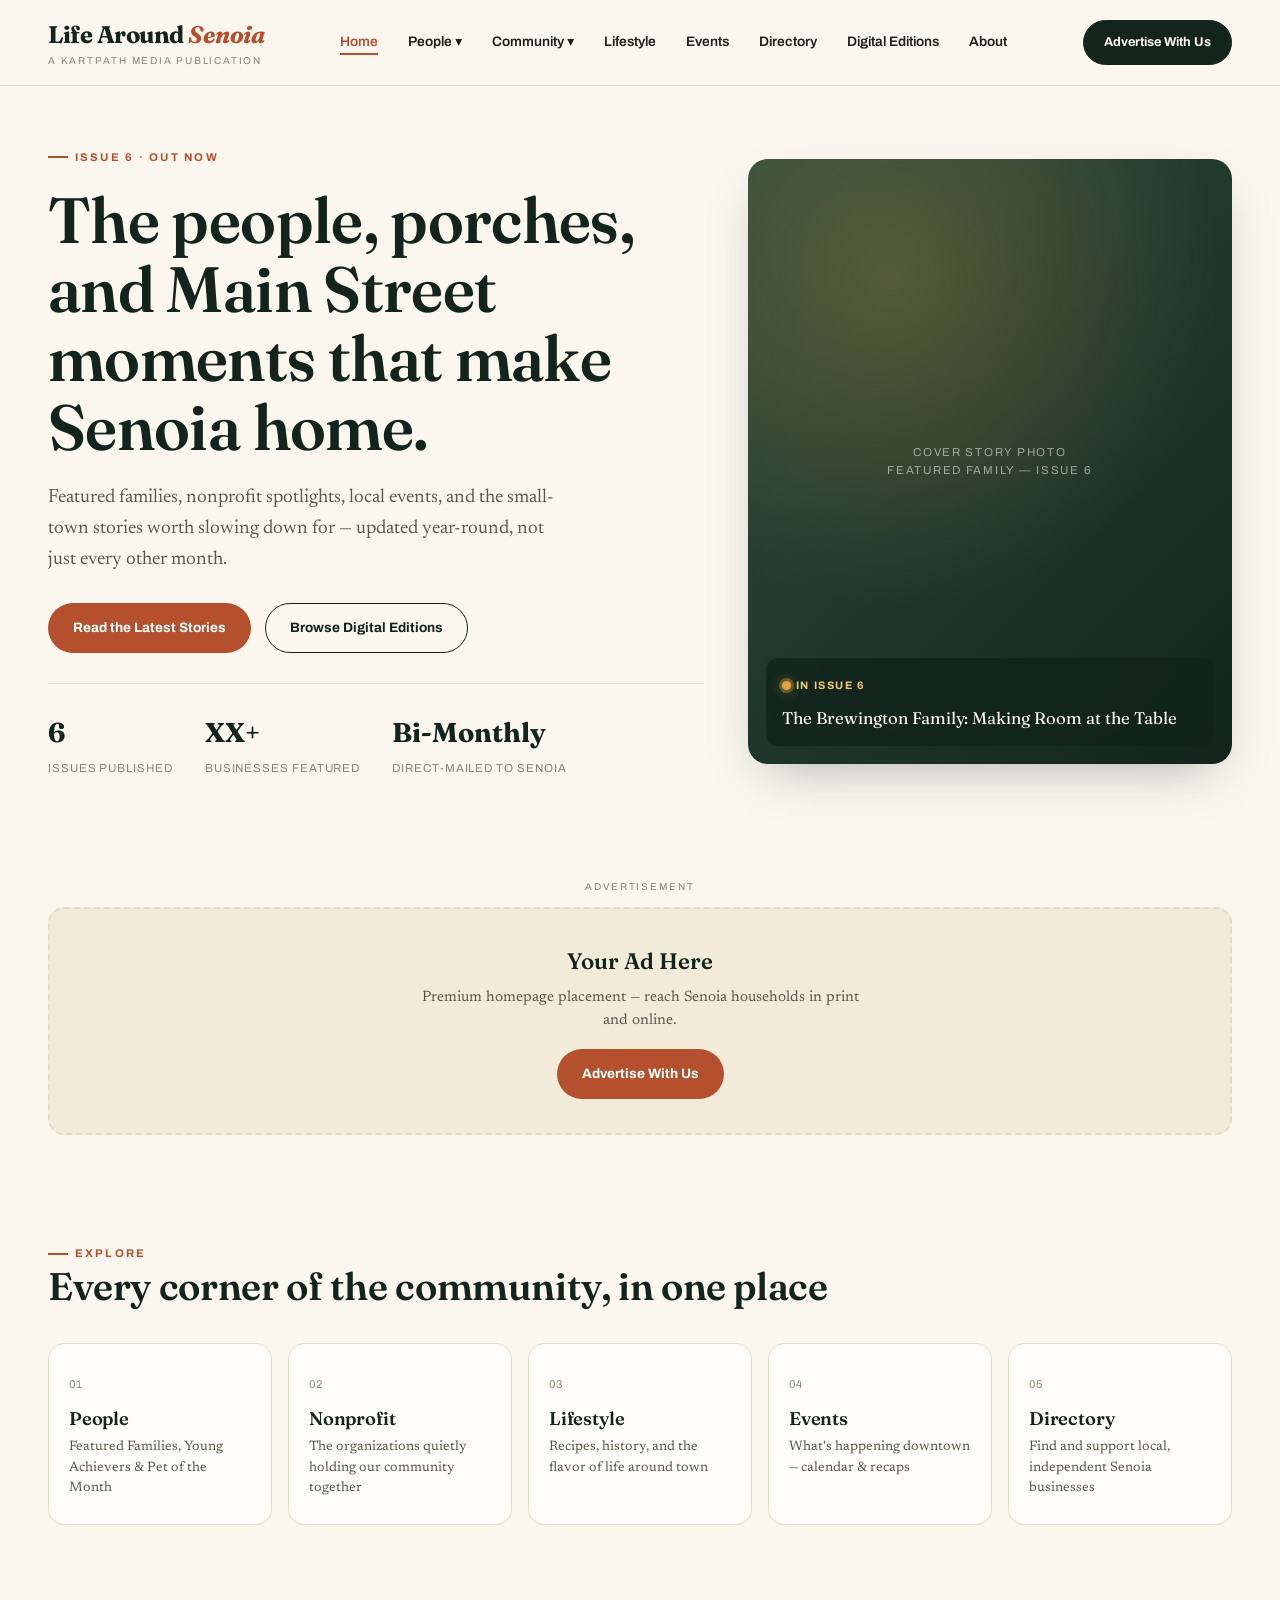
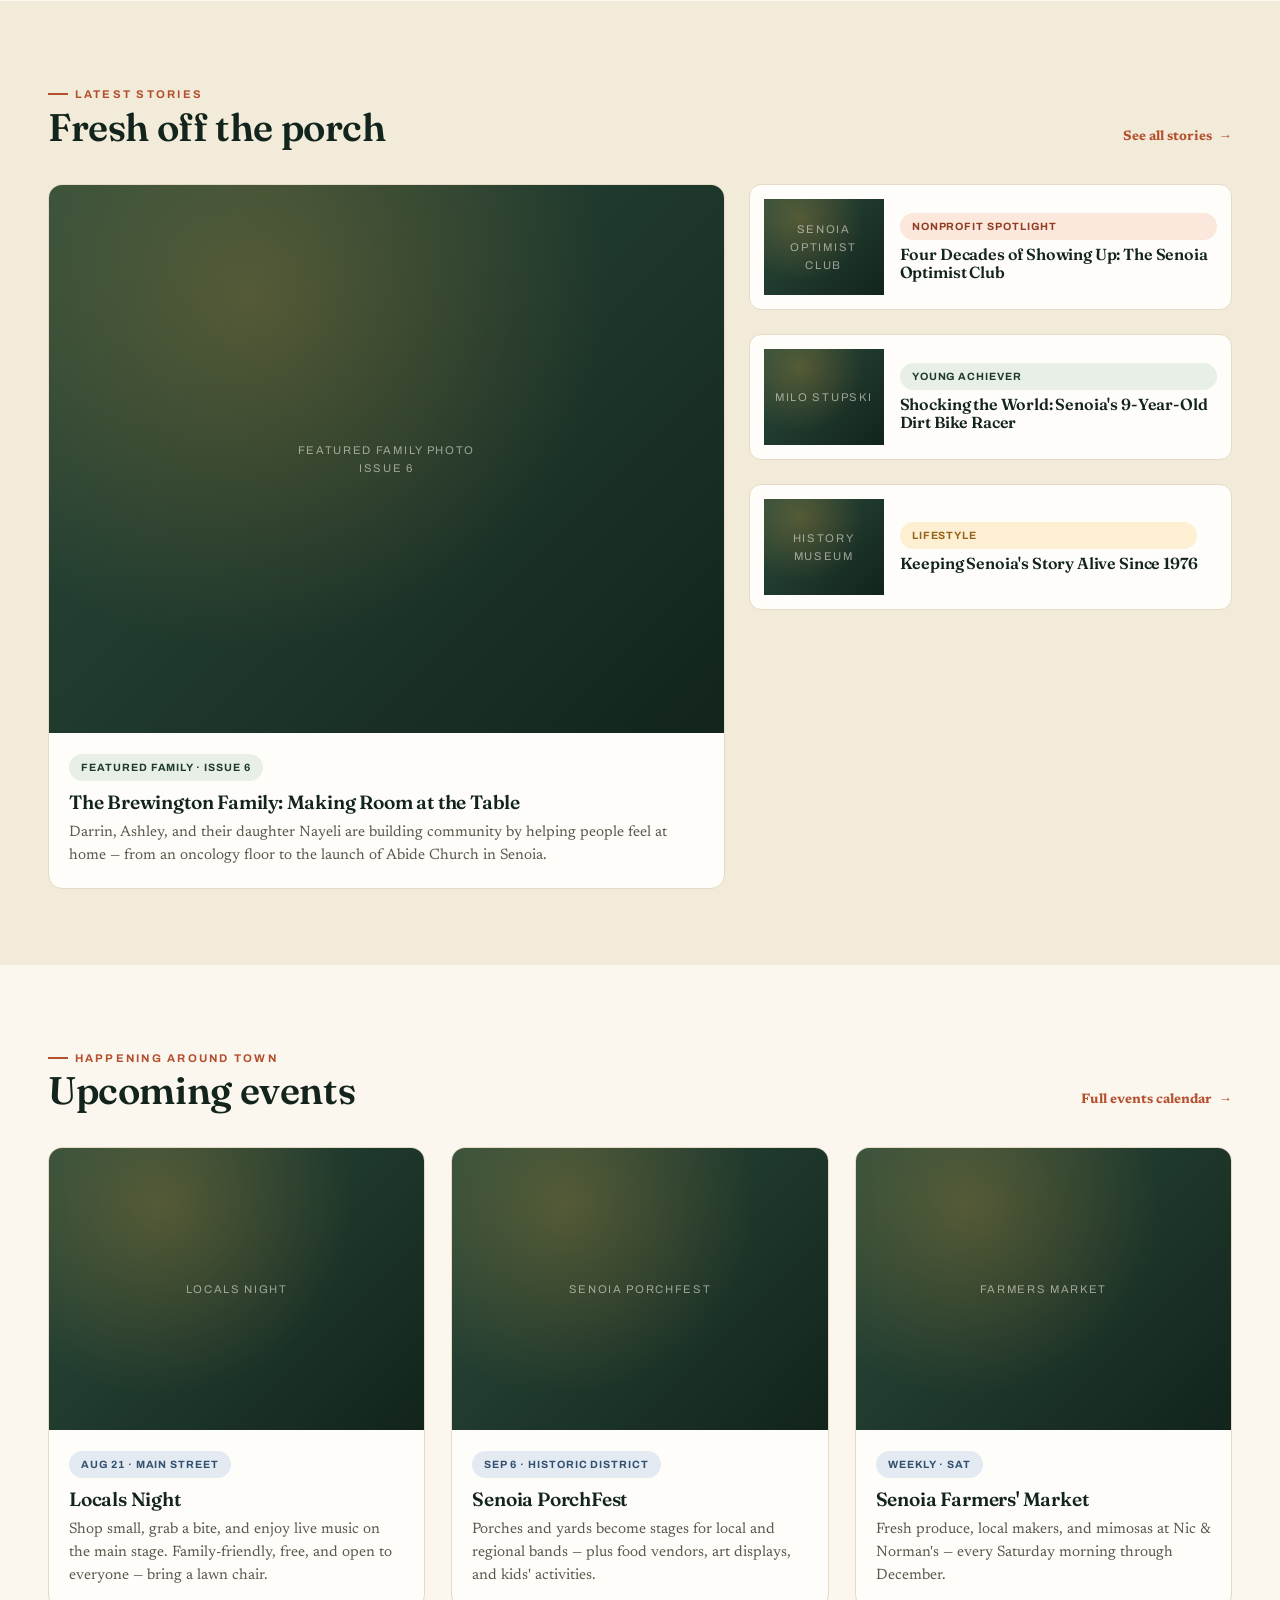
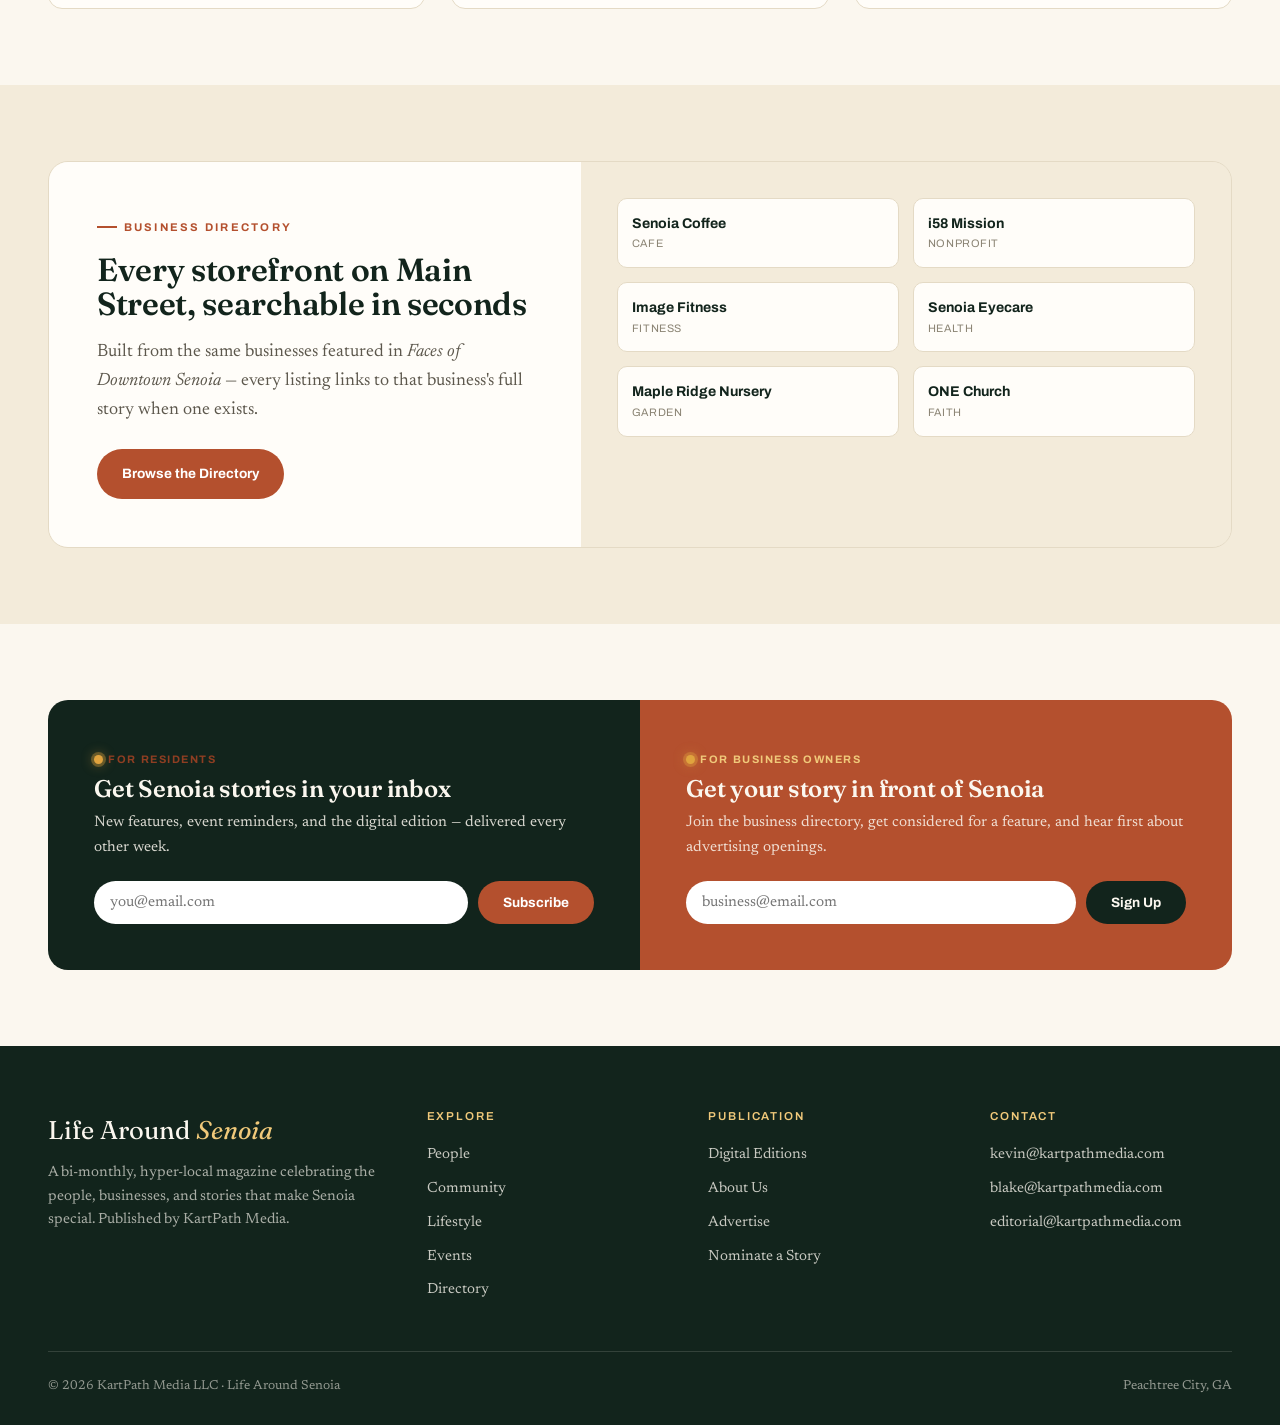
<file: index.html>
<!DOCTYPE html>
<html lang="en">
<head>
<meta charset="UTF-8">
<meta name="viewport" content="width=device-width, initial-scale=1.0">
<title>Life Around Senoia — Stories From Our Town</title>
<meta name="description" content="Life Around Senoia is the digital home of the community magazine — featured families, nonprofit spotlights, local events, and the business directory for downtown Senoia, GA.">
<link rel="preconnect" href="https://fonts.googleapis.com">
<link rel="preconnect" href="https://fonts.gstatic.com" crossorigin>
<link href="https://fonts.googleapis.com/css2?family=Fraunces:ital,opsz,wght@0,9..144,400;0,9..144,500;0,9..144,600;0,9..144,700;0,9..144,900;1,9..144,500;1,9..144,600&family=Newsreader:ital,opsz,wght@0,6..72,400;0,6..72,500;0,6..72,600;1,6..72,400&family=Archivo:wght@400;500;600;700;800&display=swap" rel="stylesheet">
<link rel="stylesheet" href="style.css">
<style>
/* Home-specific */
.hero{position:relative;padding:54px 0 70px;overflow:hidden}
.hero-grid{display:grid;grid-template-columns:1.15fr .85fr;gap:44px;align-items:center}
.hero h1{font-size:clamp(2.5rem,5vw,4.1rem);margin:16px 0 20px}
.hero p.lede{font-size:1.2rem;color:var(--ink-soft);max-width:520px;margin-bottom:28px;font-family:var(--read)}
.hero-actions{display:flex;gap:14px;flex-wrap:wrap;margin-bottom:30px}
.hero-stats{display:flex;gap:32px;padding-top:26px;border-top:1px solid var(--line)}
.hero-stat b{display:block;font-family:var(--display);font-size:1.7rem;color:var(--pine-deep)}
.hero-stat span{font-family:var(--ui);font-size:.72rem;letter-spacing:.08em;text-transform:uppercase;color:var(--ink-faint)}
.hero-visual{position:relative;aspect-ratio:4/5;border-radius:20px;overflow:hidden;box-shadow:var(--shadow-lift)}
.hero-visual .photo-placeholder{font-size:.72rem}
.hero-badge{
  position:absolute;bottom:18px;left:18px;right:18px;background:rgba(18,36,28,.82);
  backdrop-filter:blur(6px);border-radius:12px;padding:14px 16px;color:var(--paper);
}
.hero-badge .porch-light{color:var(--honey-soft)}
.hero-badge p{font-family:var(--display);font-size:1.05rem;margin-top:4px}

/* Homepage ad slot */
.ad-slot{padding:26px 0}
.ad-label{display:block;text-align:center;font-family:var(--ui);font-size:.62rem;letter-spacing:.2em;text-transform:uppercase;color:var(--ink-faint);margin-bottom:12px}
.ad-placeholder{border:2px dashed var(--line);border-radius:16px;background:var(--paper-2);min-height:150px;display:flex;align-items:center;justify-content:center;text-align:center;padding:34px 24px}
.ad-placeholder strong{font-family:var(--display);font-size:1.4rem;font-weight:600;color:var(--pine-deep);display:block;margin-bottom:8px}
.ad-placeholder p{font-family:var(--read);color:var(--ink-soft);font-size:.94rem;line-height:1.5;margin:0 auto 16px;max-width:440px}

/* Category rail */
.cat-rail{display:grid;grid-template-columns:repeat(5,1fr);gap:16px}
.cat-tile{
  padding:26px 20px;border-radius:16px;border:1px solid var(--line);background:var(--card);
  transition:.2s ease;
}
.cat-tile:hover{transform:translateY(-4px);box-shadow:var(--shadow-card);border-color:transparent}
.cat-tile .num{font-family:var(--ui);font-size:.7rem;color:var(--ink-faint);letter-spacing:.1em}
.cat-tile h3{font-size:1.15rem;margin:10px 0 8px}
.cat-tile p{font-size:.85rem;color:var(--ink-soft);line-height:1.5}

/* Featured grid — asymmetric */
.feature-grid{display:grid;grid-template-columns:1.4fr 1fr;gap:24px}
.feature-grid .lead-card{grid-row:span 2}
.feature-grid .lead-card .card-img{aspect-ratio:16/13}
.side-stack{display:flex;flex-direction:column;gap:24px}
.side-card{display:flex;gap:16px;background:var(--card);border:1px solid var(--line);border-radius:12px;padding:14px;transition:.2s ease}
.side-card:hover{box-shadow:var(--shadow-card);transform:translateY(-2px)}
.side-card .card-img{width:120px;height:96px;flex-shrink:0;border-radius:8px;aspect-ratio:unset}
.side-card .side-body{display:flex;flex-direction:column;justify-content:center}
.side-card .card-title{font-size:1rem;margin:6px 0 0}

/* Directory teaser map strip */
.directory-teaser{display:grid;grid-template-columns:.9fr 1.1fr;gap:0;border-radius:20px;overflow:hidden;border:1px solid var(--line)}
.directory-teaser .copy{padding:48px;background:var(--card)}
.directory-teaser .biz-grid{background:var(--paper-2);padding:36px;display:grid;grid-template-columns:1fr 1fr;gap:14px;align-content:start}
.mini-biz{background:var(--card);border:1px solid var(--line);border-radius:10px;padding:14px;font-family:var(--ui)}
.mini-biz .name{font-weight:700;font-size:.88rem;color:var(--pine-deep)}
.mini-biz .cat{font-size:.68rem;color:var(--ink-faint);letter-spacing:.05em;text-transform:uppercase}

/* Newsletter split */
.news-split{display:grid;grid-template-columns:1fr 1fr;gap:0;border-radius:20px;overflow:hidden}
.news-panel{padding:46px}
.news-panel.readers{background:var(--pine-deep);color:var(--paper)}
.news-panel.business{background:var(--brick);color:var(--paper)}
.news-panel h3{color:var(--paper);font-size:1.5rem;margin-bottom:10px}
.news-panel p{opacity:.85;margin-bottom:20px;font-size:.95rem}
.news-form{display:flex;gap:10px}
.news-form input{flex:1;padding:13px 16px;border-radius:999px;border:none;font-family:var(--read);font-size:.95rem}
@media(max-width:980px){
  .hero-grid{grid-template-columns:1fr}
  .hero-visual{max-width:420px}
  .cat-rail{grid-template-columns:1fr 1fr}
  .feature-grid{grid-template-columns:1fr}
  .feature-grid .lead-card{grid-row:auto}
  .directory-teaser,.news-split{grid-template-columns:1fr}
  .directory-teaser .biz-grid{grid-template-columns:1fr 1fr}
}
@media(max-width:620px){
  .cat-rail{grid-template-columns:1fr}
  .news-form{flex-direction:column}
}
</style>
</head>
<body>

<!-- ============ NAV ============ -->
<header class="site-header">
  <nav class="nav-bar">
    <a href="index.html" class="brand">
      <div>
        <div class="brand-mark">Life Around <em>Senoia</em></div>
        <div class="brand-sub">A KartPath Media Publication</div>
      </div>
    </a>
    <ul class="nav-links">
      <li class="active"><a href="index.html">Home</a></li>
      <li class="has-dropdown">
        <a href="people.html">People ▾</a>
        <div class="dropdown">
          <a href="people.html#featured-families">Featured Families</a>
          <a href="people.html#young-achievers">Young Achievers</a>
          <a href="people.html#pet-of-the-month">Pet of the Month</a><a href="people.html#feature">Feature</a>
        </div>
      </li>
      <li class="has-dropdown"><a href="nonprofit.html">Community ▾</a>
        <div class="dropdown"><a href="nonprofit.html#nonprofit-spotlight">Non-Profit Spotlight</a><a href="nonprofit.html#historic-society">Historic Society</a><a href="nonprofit.html#community-stories">Community Stories</a></div>
      </li>
      <li><a href="lifestyle.html">Lifestyle</a></li>
      <li><a href="events.html">Events</a></li>
      <li><a href="directory.html">Directory</a></li>
      <li><a href="editions.html">Digital Editions</a></li>
      <li><a href="about.html">About</a></li>
    </ul>
    <a href="advertise.html" class="nav-cta">Advertise With Us</a>
    <button class="nav-toggle">☰</button>
  </nav>
</header>

<!-- ============ HERO ============ -->
<section class="hero">
  <div class="wrap hero-grid">
    <div>
      <span class="eyebrow">Issue 6 · Out Now</span>
      <h1>The people, porches, and Main Street moments that make Senoia home.</h1>
      <p class="lede">Featured families, nonprofit spotlights, local events, and the small-town stories worth slowing down for — updated year-round, not just every other month.</p>
      <div class="hero-actions">
        <a href="#latest-stories" class="btn btn-primary">Read the Latest Stories</a>
        <a href="editions.html" class="btn btn-outline">Browse Digital Editions</a>
      </div>
      <div class="hero-stats">
        <div class="hero-stat"><b>6</b><span>Issues Published</span></div>
        <div class="hero-stat"><b>XX+</b><span>Businesses Featured</span></div><!-- TODO: replace XX+ with the confirmed number of businesses featured -->
        <div class="hero-stat"><b>Bi-Monthly</b><span>Direct-Mailed to Senoia</span></div>
      </div>
    </div>
    <div class="hero-visual">
      <div class="photo-placeholder">Cover Story Photo<br>Featured Family — Issue 6</div>
      <div class="hero-badge">
        <span class="porch-light"><span class="bulb"></span>In Issue 6</span>
        <p>The Brewington Family: Making Room at the Table</p>
      </div>
    </div>
  </div>
</section>

<!-- ============ AD SLOT (was: Latest Digital Edition strip) ============
     TO GO LIVE WITH A REAL AD: replace the .ad-placeholder <div> below with your ad, e.g.
       <a href="https://advertiser-website.com" target="_blank" rel="noopener">
         <img src="images/homepage-ad.jpg" alt="Advertiser name" style="width:100%;display:block;border-radius:16px">
       </a>
-->
<section class="ad-slot">
  <div class="wrap">
    <span class="ad-label">Advertisement</span>
    <div class="ad-placeholder">
      <div>
        <strong>Your Ad Here</strong>
        <p>Premium homepage placement — reach Senoia households in print and online.</p>
        <a href="advertise.html" class="btn btn-primary">Advertise With Us</a>
      </div>
    </div>
  </div>
</section>

<!-- ============ CATEGORY RAIL ============ -->
<section>
  <div class="wrap">
    <div class="section-head">
      <div>
        <span class="eyebrow">Explore</span>
        <h2>Every corner of the community, in one place</h2>
      </div>
    </div>
    <div class="cat-rail">
      <a href="people.html" class="cat-tile">
        <span class="num">01</span>
        <h3>People</h3>
        <p>Featured Families, Young Achievers &amp; Pet of the Month</p>
      </a>
      <a href="nonprofit.html" class="cat-tile">
        <span class="num">02</span>
        <h3>Nonprofit</h3>
        <p>The organizations quietly holding our community together</p>
      </a>
      <a href="lifestyle.html" class="cat-tile">
        <span class="num">03</span>
        <h3>Lifestyle</h3>
        <p>Recipes, history, and the flavor of life around town</p>
      </a>
      <a href="events.html" class="cat-tile">
        <span class="num">04</span>
        <h3>Events</h3>
        <p>What's happening downtown — calendar &amp; recaps</p>
      </a>
      <a href="directory.html" class="cat-tile">
        <span class="num">05</span>
        <h3>Directory</h3>
        <p>Find and support local, independent Senoia businesses</p>
      </a>
    </div>
  </div>
</section>

<!-- ============ FEATURED STORIES ============ -->
<section class="on-paper2" id="latest-stories">
  <div class="wrap">
    <div class="section-head">
      <div>
        <span class="eyebrow">Latest Stories</span>
        <h2>Fresh off the porch</h2>
      </div>
      <a href="people.html" class="btn-ghost">See all stories</a>
    </div>
    <div class="feature-grid">
      <a href="people.html#featured-families" class="card lead-card">
        <div class="card-img"><div class="photo-placeholder">Featured Family Photo<br>Issue 6</div></div>
        <div class="card-body">
          <span class="tag tag-people">Featured Family · Issue 6</span>
          <h3 class="card-title">The Brewington Family: Making Room at the Table</h3>
          <p class="card-dek">Darrin, Ashley, and their daughter Nayeli are building community by helping people feel at home — from an oncology floor to the launch of Abide Church in Senoia.</p>
        </div>
      </a>
      <div class="side-stack">
        <a href="nonprofit.html" class="side-card">
          <div class="card-img"><div class="photo-placeholder">Senoia Optimist Club</div></div>
          <div class="side-body">
            <span class="tag tag-nonprofit">Nonprofit Spotlight</span>
            <h3 class="card-title">Four Decades of Showing Up: The Senoia Optimist Club</h3>
          </div>
        </a>
        <a href="people.html#young-achievers" class="side-card">
          <div class="card-img"><div class="photo-placeholder">Milo Stupski</div></div>
          <div class="side-body">
            <span class="tag tag-people">Young Achiever</span>
            <h3 class="card-title">Shocking the World: Senoia's 9-Year-Old Dirt Bike Racer</h3>
          </div>
        </a>
        <a href="lifestyle.html#historical-society" class="side-card">
          <div class="card-img"><div class="photo-placeholder">History Museum</div></div>
          <div class="side-body">
            <span class="tag tag-lifestyle">Lifestyle</span>
            <h3 class="card-title">Keeping Senoia's Story Alive Since 1976</h3>
          </div>
        </a>
      </div>
    </div>
  </div>
</section>

<!-- ============ EVENTS STRIP ============ -->
<section>
  <div class="wrap">
    <div class="section-head">
      <div>
        <span class="eyebrow">Happening Around Town</span>
        <h2>Upcoming events</h2>
      </div>
      <a href="events.html" class="btn-ghost">Full events calendar</a>
    </div>
    <div class="grid-3">
      <div class="card">
        <div class="card-img"><div class="photo-placeholder">Locals Night</div></div>
        <div class="card-body">
          <span class="tag tag-events">Aug 21 · Main Street</span>
          <h3 class="card-title">Locals Night</h3>
          <p class="card-dek">Shop small, grab a bite, and enjoy live music on the main stage. Family-friendly, free, and open to everyone — bring a lawn chair.</p>
        </div>
      </div>
      <div class="card">
        <div class="card-img"><div class="photo-placeholder">Senoia PorchFest</div></div>
        <div class="card-body">
          <span class="tag tag-events">Sep 6 · Historic District</span>
          <h3 class="card-title">Senoia PorchFest</h3>
          <p class="card-dek">Porches and yards become stages for local and regional bands — plus food vendors, art displays, and kids' activities.</p>
        </div>
      </div>
      <div class="card">
        <div class="card-img"><div class="photo-placeholder">Farmers Market</div></div>
        <div class="card-body">
          <span class="tag tag-events">Weekly · Sat</span>
          <h3 class="card-title">Senoia Farmers' Market</h3>
          <p class="card-dek">Fresh produce, local makers, and mimosas at Nic &amp; Norman's — every Saturday morning through December.</p>
        </div>
      </div>
    </div>
  </div>
</section>

<!-- ============ DIRECTORY TEASER ============ -->
<section class="on-paper2">
  <div class="wrap">
    <div class="directory-teaser">
      <div class="copy">
        <span class="eyebrow">Business Directory</span>
        <h2 style="font-size:2rem;margin:14px 0 16px">Every storefront on Main Street, searchable in seconds</h2>
        <p style="color:var(--ink-soft);margin-bottom:24px">Built from the same businesses featured in <em>Faces of Downtown Senoia</em> — every listing links to that business's full story when one exists.</p>
        <a href="directory.html" class="btn btn-primary">Browse the Directory</a>
      </div>
      <div class="biz-grid">
        <div class="mini-biz"><div class="name">Senoia Coffee</div><div class="cat">Cafe</div></div>
        <div class="mini-biz"><div class="name">i58 Mission</div><div class="cat">Nonprofit</div></div>
        <div class="mini-biz"><div class="name">Image Fitness</div><div class="cat">Fitness</div></div>
        <div class="mini-biz"><div class="name">Senoia Eyecare</div><div class="cat">Health</div></div>
        <div class="mini-biz"><div class="name">Maple Ridge Nursery</div><div class="cat">Garden</div></div>
        <div class="mini-biz"><div class="name">ONE Church</div><div class="cat">Faith</div></div>
      </div>
    </div>
  </div>
</section>

<!-- ============ NEWSLETTER SPLIT ============ -->
<section>
  <div class="wrap">
    <div class="news-split">
      <div class="news-panel readers">
        <span class="porch-light"><span class="bulb"></span>For Residents</span>
        <h3>Get Senoia stories in your inbox</h3>
        <p>New features, event reminders, and the digital edition — delivered every other week.</p>
        <form class="news-form" onsubmit="return false">
          <input type="email" placeholder="you@email.com">
          <button class="btn btn-primary" type="submit">Subscribe</button>
        </form>
      </div>
      <div class="news-panel business">
        <span class="porch-light" style="color:var(--honey-soft)"><span class="bulb"></span>For Business Owners</span>
        <h3>Get your story in front of Senoia</h3>
        <p>Join the business directory, get considered for a feature, and hear first about advertising openings.</p>
        <form class="news-form" onsubmit="return false">
          <input type="email" placeholder="business@email.com">
          <button class="btn" type="submit" style="background:var(--pine-deep);color:var(--paper)">Sign Up</button>
        </form>
      </div>
    </div>
  </div>
</section>

<!-- ============ FOOTER ============ -->
<footer class="site-footer">
  <div class="wrap">
    <div class="footer-grid">
      <div>
        <div class="footer-brand">Life Around <em style="color:var(--honey-soft);font-style:italic">Senoia</em></div>
        <p class="footer-tag">A bi-monthly, hyper-local magazine celebrating the people, businesses, and stories that make Senoia special. Published by KartPath Media.</p>
      </div>
      <div>
        <h4>Explore</h4>
        <a href="people.html">People</a>
        <a href="nonprofit.html">Community</a>
        <a href="lifestyle.html">Lifestyle</a>
        <a href="events.html">Events</a>
        <a href="directory.html">Directory</a>
      </div>
      <div>
        <h4>Publication</h4>
        <a href="editions.html">Digital Editions</a>
        <a href="about.html">About Us</a>
        <a href="advertise.html">Advertise</a>
        <a href="about.html#nominate">Nominate a Story</a>
      </div>
      <div>
        <h4>Contact</h4>
        <a href="mailto:kevin@kartpathmedia.com">kevin@kartpathmedia.com</a>
        <a href="mailto:blake@kartpathmedia.com">blake@kartpathmedia.com</a>
        <a href="mailto:editorial@kartpathmedia.com">editorial@kartpathmedia.com</a>
      </div>
    </div>
    <div class="footer-bottom">
      <span>© 2026 KartPath Media LLC · Life Around Senoia</span>
      <span>Peachtree City, GA</span>
    </div>
  </div>
</footer>

<script src="script.js"></script>
</body>
</html>
</file>
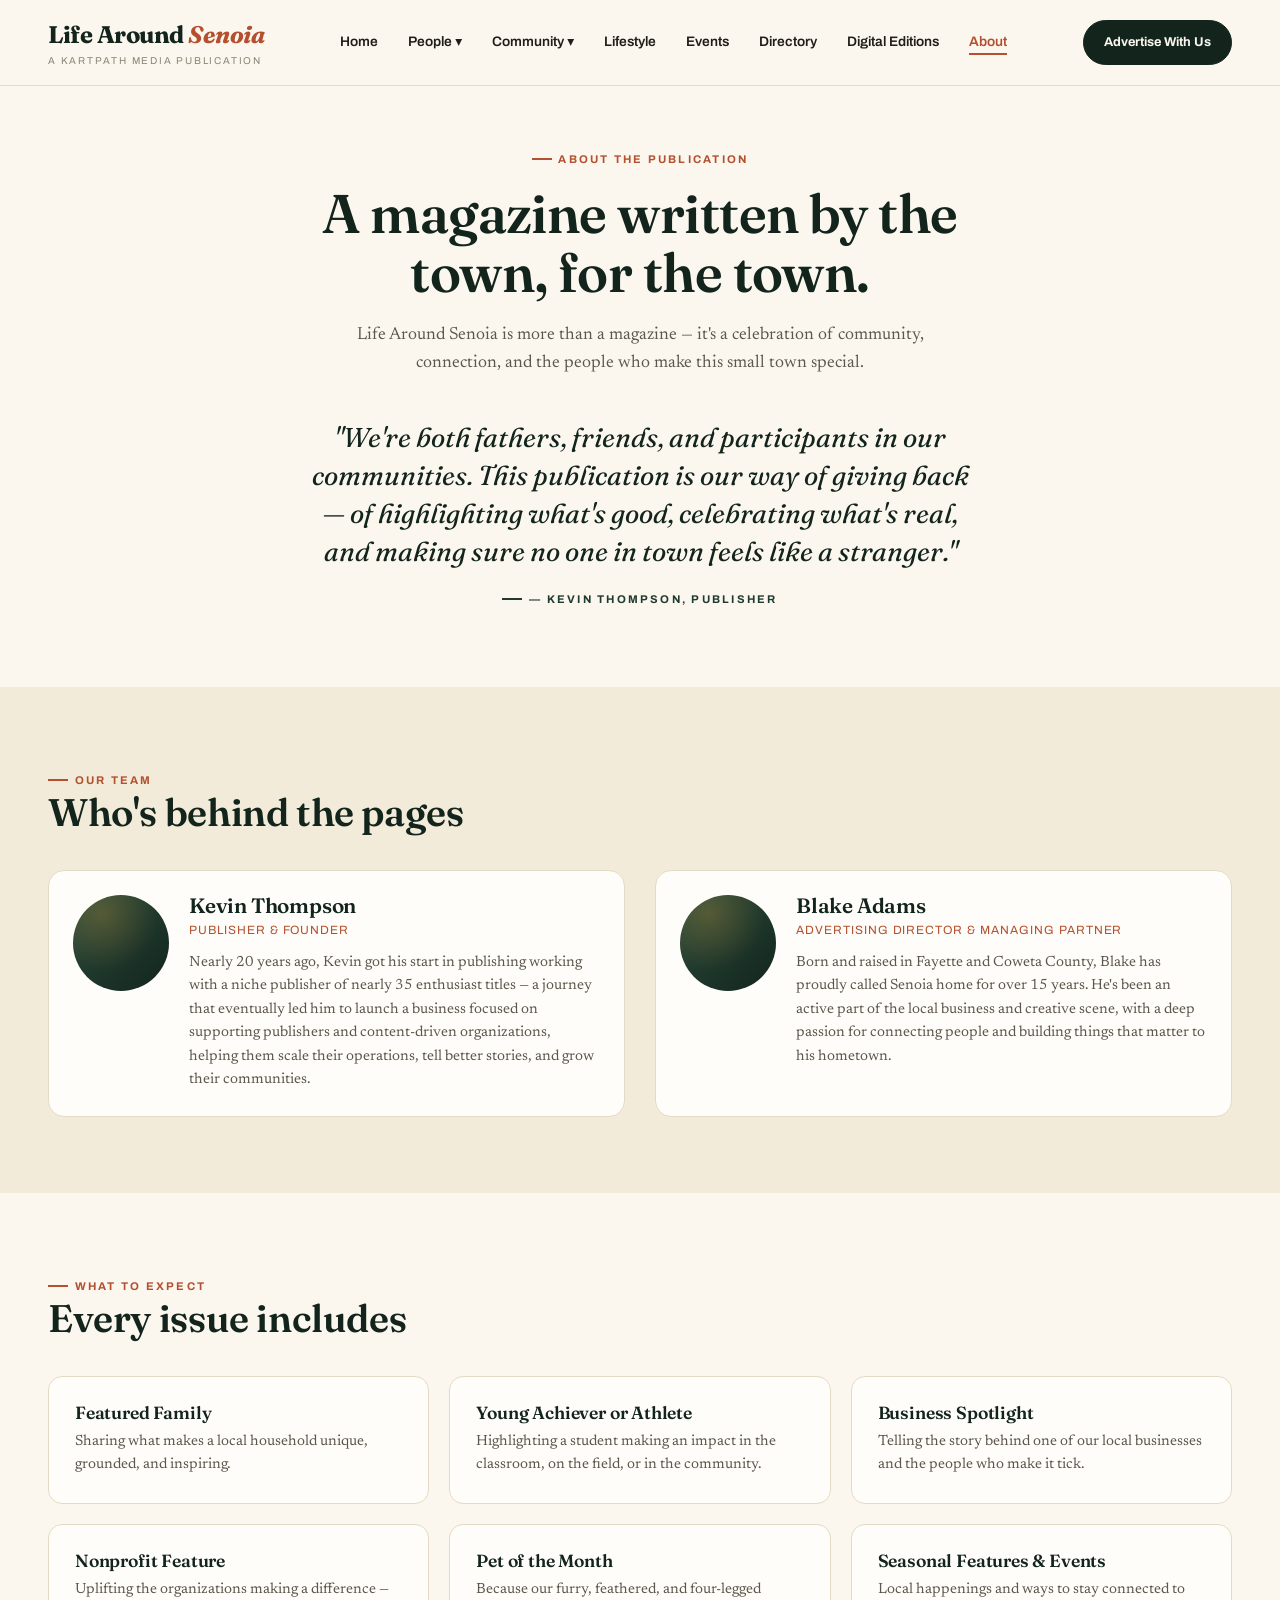
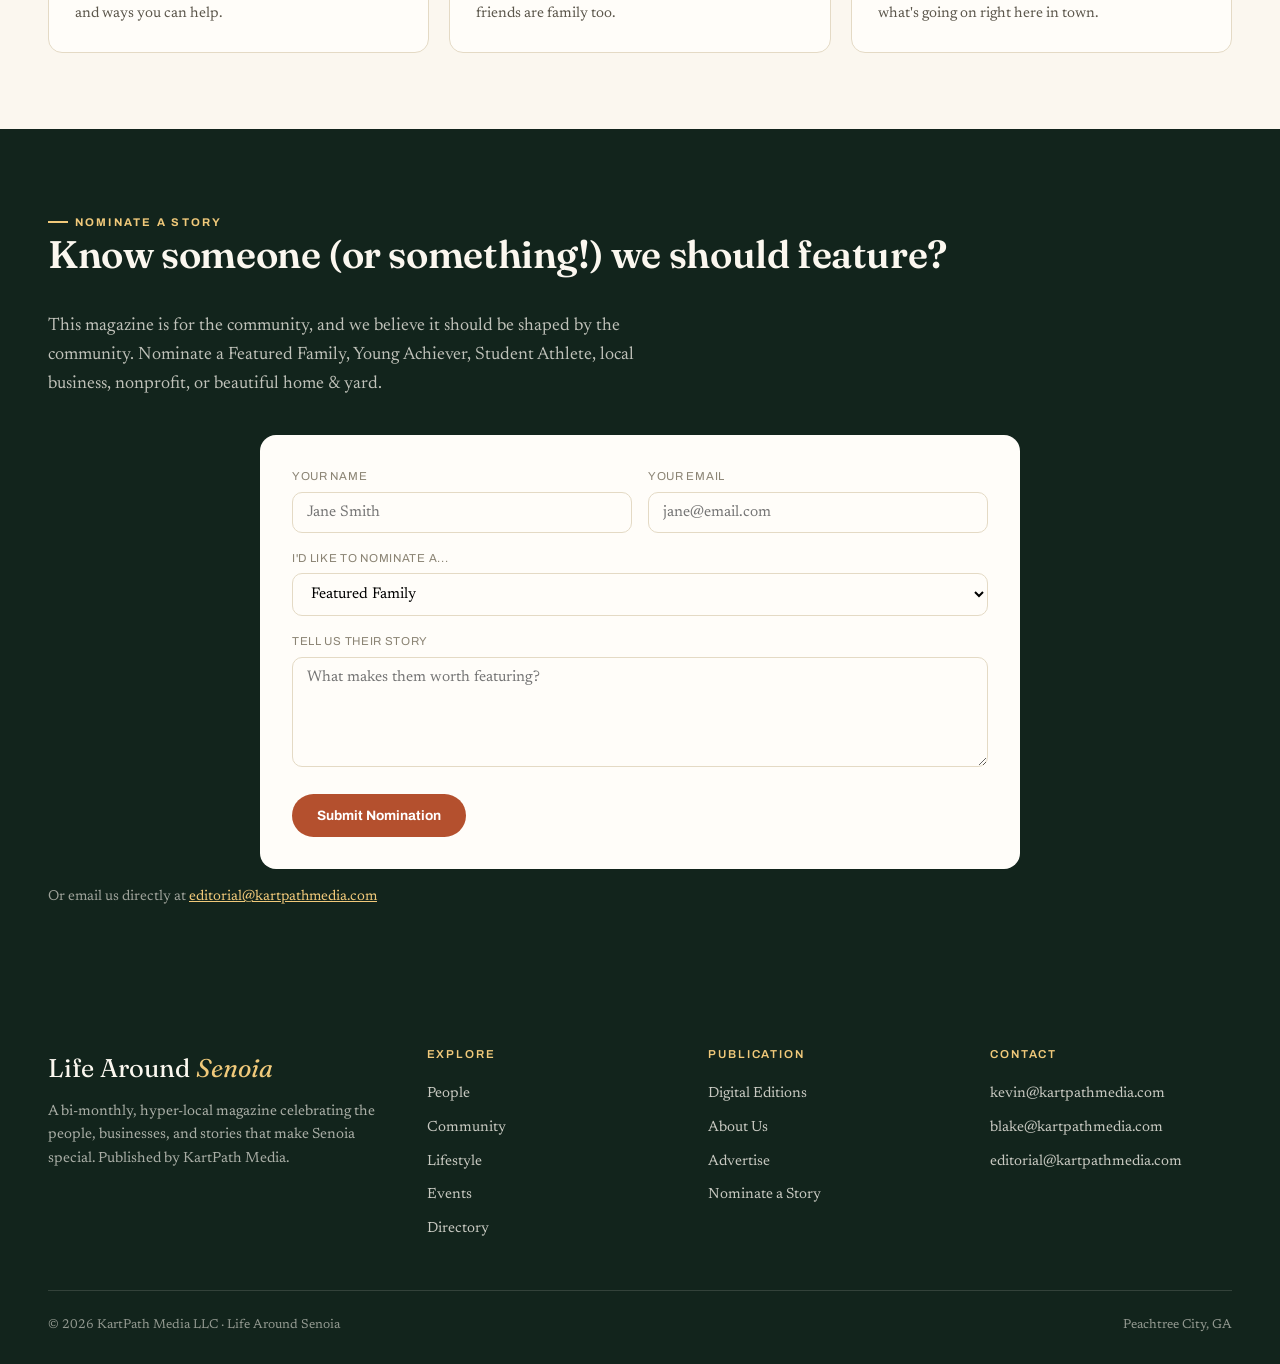
<file: about.html>
<!DOCTYPE html>
<html lang="en">
<head>
<meta charset="UTF-8">
<meta name="viewport" content="width=device-width, initial-scale=1.0">
<title>About Us — Life Around Senoia</title>
<link rel="preconnect" href="https://fonts.googleapis.com">
<link rel="preconnect" href="https://fonts.gstatic.com" crossorigin>
<link href="https://fonts.googleapis.com/css2?family=Fraunces:ital,opsz,wght@0,9..144,400;0,9..144,500;0,9..144,600;0,9..144,700;0,9..144,900;1,9..144,500;1,9..144,600&family=Newsreader:ital,opsz,wght@0,6..72,400;0,6..72,500;0,6..72,600;1,6..72,400&family=Archivo:wght@400;500;600;700;800&display=swap" rel="stylesheet">
<link rel="stylesheet" href="style.css">
<style>
.page-hero{padding:56px 0 40px;text-align:center}
.page-hero h1{font-size:clamp(2.2rem,4.5vw,3.4rem);max-width:760px;margin:14px auto 18px}
.page-hero p{max-width:600px;margin:0 auto;color:var(--ink-soft);font-size:1.1rem}

.expect-grid{display:grid;grid-template-columns:repeat(3,1fr);gap:20px}
.expect-item{padding:26px;border:1px solid var(--line);border-radius:14px;background:var(--card)}
.expect-item h4{font-family:var(--display);font-size:1.1rem;margin-bottom:8px}
.expect-item p{font-size:.92rem;color:var(--ink-soft)}

.team-grid{display:grid;grid-template-columns:1fr 1fr;gap:30px}
.team-card{display:flex;gap:20px;background:var(--card);border:1px solid var(--line);border-radius:16px;padding:24px}
.team-photo{width:96px;height:96px;border-radius:50%;flex-shrink:0}
.team-card h3{font-size:1.3rem;margin-bottom:4px}
.team-role{font-family:var(--ui);font-size:.75rem;color:var(--brick);text-transform:uppercase;letter-spacing:.08em;margin-bottom:10px;display:block}
.team-card p{font-size:.92rem;color:var(--ink-soft);line-height:1.6}

.quote-block{max-width:720px;margin:0 auto;text-align:center;padding:0 20px}
.quote-block p{font-family:var(--display);font-size:1.7rem;font-style:italic;line-height:1.4;color:var(--pine-deep)}

.nominate-form{display:grid;grid-template-columns:1fr 1fr;gap:16px;max-width:760px;margin:0 auto}
.nominate-form .full{grid-column:1/-1}
.nominate-form label{font-family:var(--ui);font-size:.72rem;text-transform:uppercase;letter-spacing:.06em;color:var(--ink-faint);display:block;margin-bottom:6px}
.nominate-form input,.nominate-form select,.nominate-form textarea{
  width:100%;padding:12px 14px;border:1px solid var(--line);border-radius:10px;font-family:var(--read);font-size:.96rem;background:var(--card);
}
.nominate-form textarea{min-height:110px;resize:vertical}
@media(max-width:860px){.expect-grid,.team-grid,.nominate-form{grid-template-columns:1fr}}
</style>
</head>
<body>

<header class="site-header">
  <nav class="nav-bar">
    <a href="index.html" class="brand">
      <div><div class="brand-mark">Life Around <em>Senoia</em></div><div class="brand-sub">A KartPath Media Publication</div></div>
    </a>
    <ul class="nav-links">
      <li><a href="index.html">Home</a></li>
      <li class="has-dropdown"><a href="people.html">People ▾</a>
        <div class="dropdown">
          <a href="people.html#featured-families">Featured Families</a>
          <a href="people.html#young-achievers">Young Achievers</a>
          <a href="people.html#pet-of-the-month">Pet of the Month</a><a href="people.html#feature">Feature</a>
        </div>
      </li>
      <li class="has-dropdown"><a href="nonprofit.html">Community ▾</a>
        <div class="dropdown"><a href="nonprofit.html#nonprofit-spotlight">Non-Profit Spotlight</a><a href="nonprofit.html#historic-society">Historic Society</a><a href="nonprofit.html#community-stories">Community Stories</a></div>
      </li>
      <li><a href="lifestyle.html">Lifestyle</a></li>
      <li><a href="events.html">Events</a></li>
      <li><a href="directory.html">Directory</a></li>
      <li><a href="editions.html">Digital Editions</a></li>
      <li class="active"><a href="about.html">About</a></li>
    </ul>
    <a href="advertise.html" class="nav-cta">Advertise With Us</a>
    <button class="nav-toggle">☰</button>
  </nav>
</header>

<section class="page-hero">
  <div class="wrap">
    <span class="eyebrow" style="justify-content:center">About the Publication</span>
    <h1>A magazine written by the town, for the town.</h1>
    <p>Life Around Senoia is more than a magazine — it's a celebration of community, connection, and the people who make this small town special.</p>
  </div>
</section>

<section style="padding-top:0">
  <div class="wrap-narrow quote-block">
    <p>"We're both fathers, friends, and participants in our communities. This publication is our way of giving back — of highlighting what's good, celebrating what's real, and making sure no one in town feels like a stranger."</p>
    <span class="eyebrow pine" style="justify-content:center;margin-top:20px">— Kevin Thompson, Publisher</span>
  </div>
</section>

<section class="on-paper2">
  <div class="wrap">
    <div class="section-head"><div><span class="eyebrow">Our Team</span><h2>Who's behind the pages</h2></div></div>
    <div class="team-grid">
      <div class="team-card">
        <div class="photo-placeholder team-photo"></div>
        <div>
          <h3>Kevin Thompson</h3>
          <span class="team-role">Publisher &amp; Founder</span>
          <p>Nearly 20 years ago, Kevin got his start in publishing working with a niche publisher of nearly 35 enthusiast titles — a journey that eventually led him to launch a business focused on supporting publishers and content-driven organizations, helping them scale their operations, tell better stories, and grow their communities.</p>
        </div>
      </div>
      <div class="team-card">
        <div class="photo-placeholder team-photo"></div>
        <div>
          <h3>Blake Adams</h3>
          <span class="team-role">Advertising Director &amp; Managing Partner</span>
          <p>Born and raised in Fayette and Coweta County, Blake has proudly called Senoia home for over 15 years. He's been an active part of the local business and creative scene, with a deep passion for connecting people and building things that matter to his hometown.</p>
        </div>
      </div>
    </div>
  </div>
</section>

<section>
  <div class="wrap">
    <div class="section-head"><div><span class="eyebrow">What To Expect</span><h2>Every issue includes</h2></div></div>
    <div class="expect-grid">
      <div class="expect-item"><h4>Featured Family</h4><p>Sharing what makes a local household unique, grounded, and inspiring.</p></div>
      <div class="expect-item"><h4>Young Achiever or Athlete</h4><p>Highlighting a student making an impact in the classroom, on the field, or in the community.</p></div>
      <div class="expect-item"><h4>Business Spotlight</h4><p>Telling the story behind one of our local businesses and the people who make it tick.</p></div>
      <div class="expect-item"><h4>Nonprofit Feature</h4><p>Uplifting the organizations making a difference — and ways you can help.</p></div>
      <div class="expect-item"><h4>Pet of the Month</h4><p>Because our furry, feathered, and four-legged friends are family too.</p></div>
      <div class="expect-item"><h4>Seasonal Features &amp; Events</h4><p>Local happenings and ways to stay connected to what's going on right here in town.</p></div>
    </div>
  </div>
</section>

<section class="on-pine" id="nominate">
  <div class="wrap">
    <div class="section-head">
      <div>
        <span class="eyebrow on-pine">Nominate a Story</span>
        <h2>Know someone (or something!) we should feature?</h2>
      </div>
    </div>
    <p style="color:rgba(251,247,239,.75);max-width:600px;margin-bottom:36px">This magazine is for the community, and we believe it should be shaped by the community. Nominate a Featured Family, Young Achiever, Student Athlete, local business, nonprofit, or beautiful home &amp; yard.</p>
    <form class="nominate-form" onsubmit="return false" style="background:var(--card);padding:32px;border-radius:16px">
      <div><label>Your Name</label><input type="text" placeholder="Jane Smith"></div>
      <div><label>Your Email</label><input type="email" placeholder="jane@email.com"></div>
      <div class="full"><label>I'd like to nominate a...</label>
        <select>
          <option>Featured Family</option>
          <option>Young Achiever / Student Athlete</option>
          <option>Local Business</option>
          <option>Nonprofit</option>
          <option>Pet of the Month</option>
          <option>Yard of the Month</option>
          <option>Community Event</option>
        </select>
      </div>
      <div class="full"><label>Tell us their story</label><textarea placeholder="What makes them worth featuring?"></textarea></div>
      <div class="full"><button class="btn btn-primary" type="submit">Submit Nomination</button></div>
    </form>
    <p style="color:rgba(251,247,239,.6);margin-top:16px;font-size:.9rem">Or email us directly at <a href="mailto:editorial@kartpathmedia.com" style="color:var(--honey-soft);text-decoration:underline">editorial@kartpathmedia.com</a></p>
  </div>
</section>

<footer class="site-footer">
  <div class="wrap">
    <div class="footer-grid">
      <div><div class="footer-brand">Life Around <em style="color:var(--honey-soft);font-style:italic">Senoia</em></div>
        <p class="footer-tag">A bi-monthly, hyper-local magazine celebrating the people, businesses, and stories that make Senoia special. Published by KartPath Media.</p></div>
      <div><h4>Explore</h4><a href="people.html">People</a><a href="nonprofit.html">Community</a><a href="lifestyle.html">Lifestyle</a><a href="events.html">Events</a><a href="directory.html">Directory</a></div>
      <div><h4>Publication</h4><a href="editions.html">Digital Editions</a><a href="about.html">About Us</a><a href="advertise.html">Advertise</a><a href="about.html#nominate">Nominate a Story</a></div>
      <div><h4>Contact</h4><a href="mailto:kevin@kartpathmedia.com">kevin@kartpathmedia.com</a><a href="mailto:blake@kartpathmedia.com">blake@kartpathmedia.com</a><a href="mailto:editorial@kartpathmedia.com">editorial@kartpathmedia.com</a></div>
    </div>
    <div class="footer-bottom"><span>© 2026 KartPath Media LLC · Life Around Senoia</span><span>Peachtree City, GA</span></div>
  </div>
</footer>
<script src="script.js"></script>
</body>
</html>
</file>
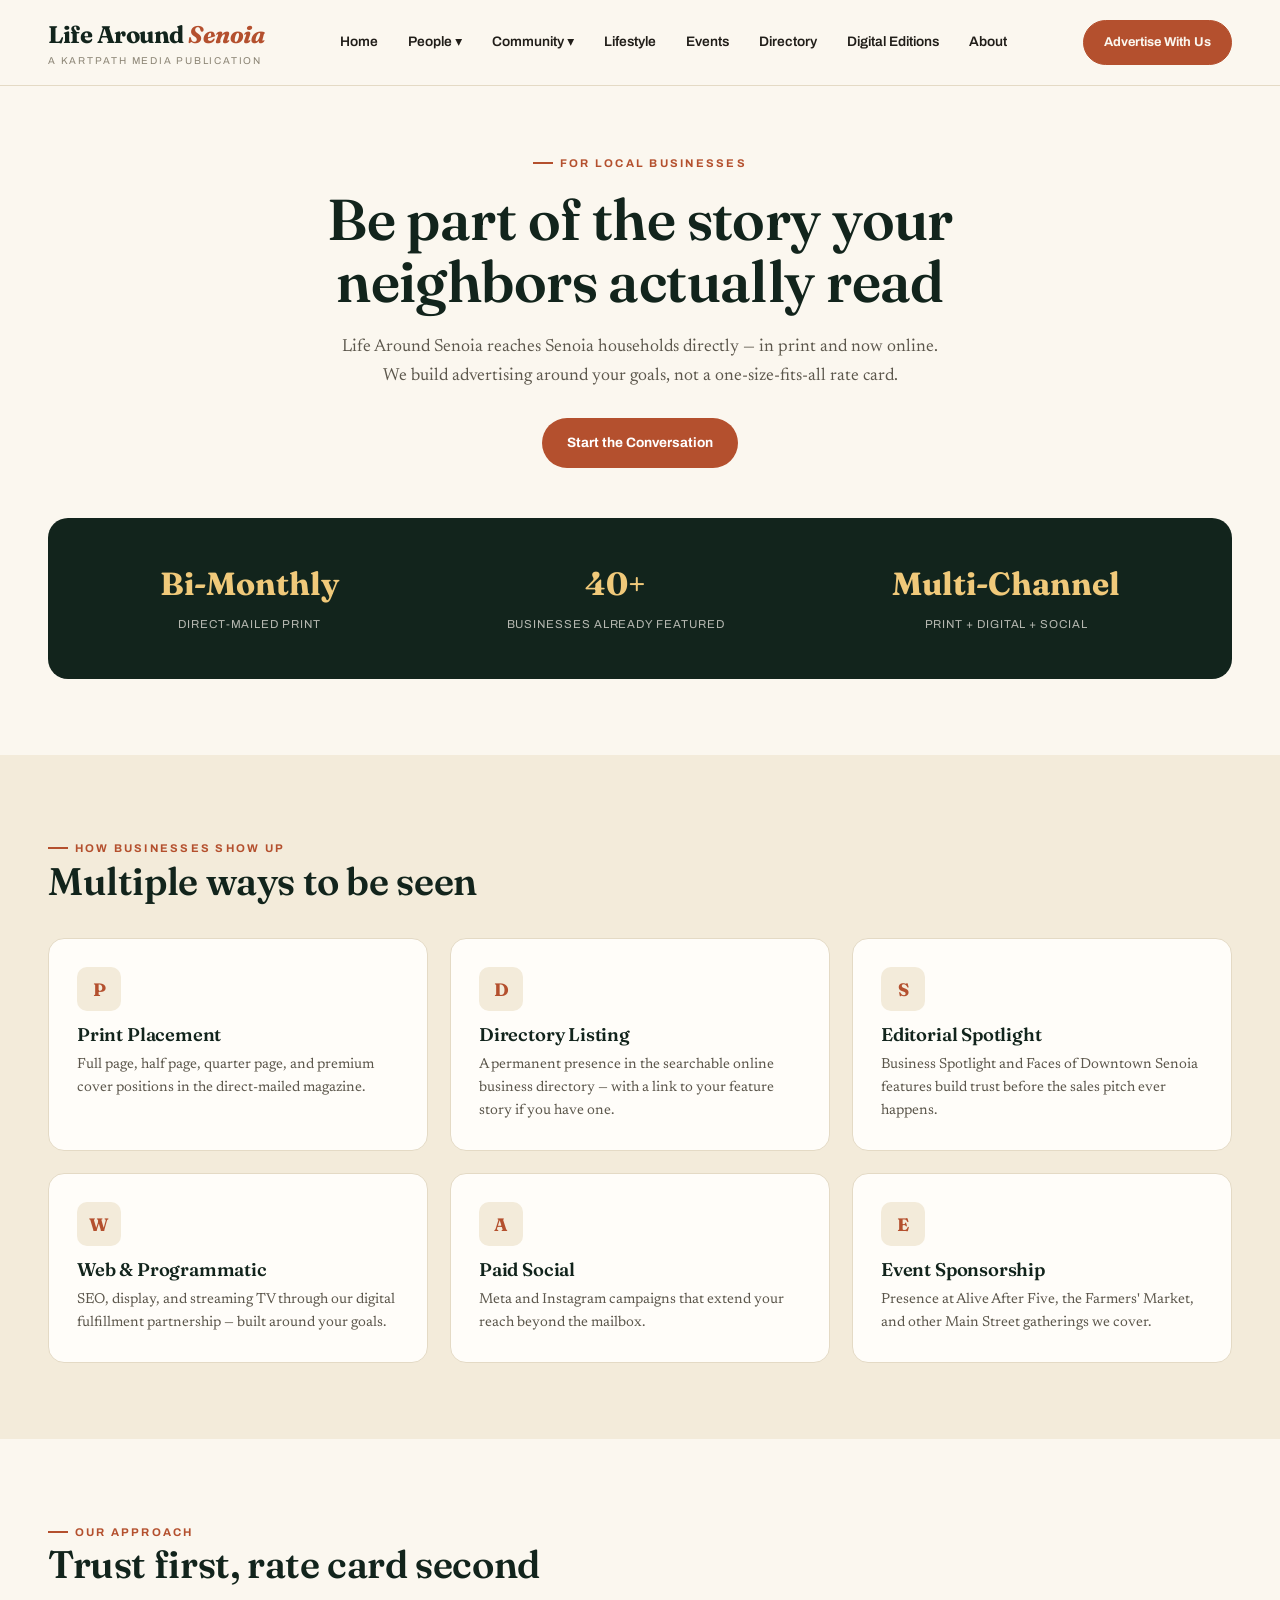
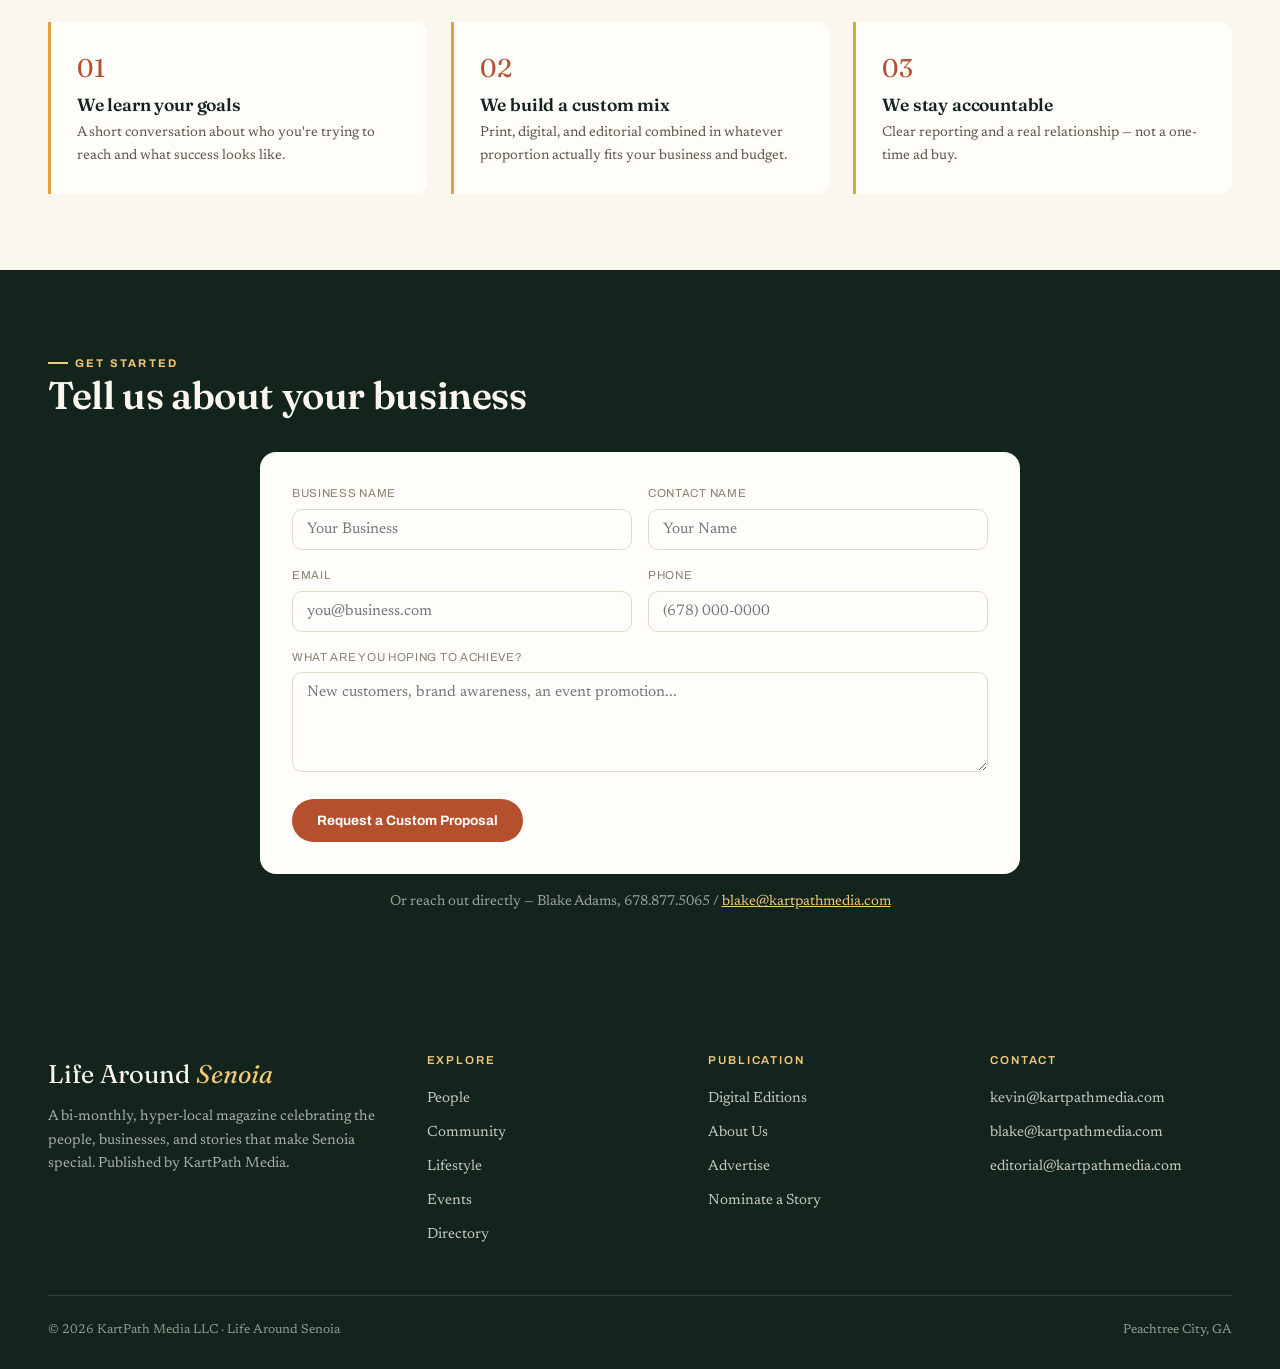
<file: advertise.html>
<!DOCTYPE html>
<html lang="en">
<head>
<meta charset="UTF-8">
<meta name="viewport" content="width=device-width, initial-scale=1.0">
<title>Advertise With Us — Life Around Senoia</title>
<link rel="preconnect" href="https://fonts.googleapis.com">
<link rel="preconnect" href="https://fonts.gstatic.com" crossorigin>
<link href="https://fonts.googleapis.com/css2?family=Fraunces:ital,opsz,wght@0,9..144,400;0,9..144,500;0,9..144,600;0,9..144,700;0,9..144,900;1,9..144,500;1,9..144,600&family=Newsreader:ital,opsz,wght@0,6..72,400;0,6..72,500;0,6..72,600;1,6..72,400&family=Archivo:wght@400;500;600;700;800&display=swap" rel="stylesheet">
<link rel="stylesheet" href="style.css">
<style>
.page-hero{padding:60px 0 40px;text-align:center}
.page-hero h1{font-size:clamp(2.3rem,4.8vw,3.6rem);max-width:820px;margin:14px auto 20px}
.page-hero p{max-width:620px;margin:0 auto;color:var(--ink-soft);font-size:1.1rem}

.channel-grid{display:grid;grid-template-columns:repeat(3,1fr);gap:22px}
.channel-card{background:var(--card);border:1px solid var(--line);border-radius:16px;padding:28px}
.channel-card .icon{width:44px;height:44px;border-radius:10px;background:var(--paper-2);display:flex;align-items:center;justify-content:center;font-family:var(--display);color:var(--brick);font-weight:700;margin-bottom:14px}
.channel-card h3{font-size:1.15rem;margin-bottom:8px}
.channel-card p{font-size:.9rem;color:var(--ink-soft);line-height:1.6}

.stat-strip{display:flex;justify-content:space-around;text-align:center;padding:40px;background:var(--pine-deep);border-radius:20px;flex-wrap:wrap;gap:24px}
.stat-strip b{display:block;font-family:var(--display);font-size:2rem;color:var(--honey-soft)}
.stat-strip span{font-family:var(--ui);font-size:.72rem;letter-spacing:.08em;text-transform:uppercase;color:rgba(251,247,239,.7)}

.approach-steps{display:grid;grid-template-columns:repeat(3,1fr);gap:24px}
.approach-step{padding:26px;border-left:3px solid var(--honey);background:var(--card);border-radius:0 12px 12px 0}
.approach-step .n{font-family:var(--display);font-size:1.6rem;color:var(--brick);display:block;margin-bottom:6px}
.approach-step h4{font-size:1.1rem;margin-bottom:8px}
.approach-step p{font-size:.88rem;color:var(--ink-soft)}

.inquiry-form{display:grid;grid-template-columns:1fr 1fr;gap:16px;max-width:760px;margin:0 auto}
.inquiry-form .full{grid-column:1/-1}
.inquiry-form label{font-family:var(--ui);font-size:.72rem;text-transform:uppercase;letter-spacing:.06em;color:var(--ink-faint);display:block;margin-bottom:6px}
.inquiry-form input,.inquiry-form select,.inquiry-form textarea{width:100%;padding:12px 14px;border:1px solid var(--line);border-radius:10px;font-family:var(--read);font-size:.96rem;background:var(--card)}
.inquiry-form textarea{min-height:100px;resize:vertical}

@media(max-width:980px){.channel-grid,.approach-steps{grid-template-columns:1fr 1fr}}
@media(max-width:620px){.channel-grid,.approach-steps,.inquiry-form{grid-template-columns:1fr}}
</style>
</head>
<body>

<header class="site-header">
  <nav class="nav-bar">
    <a href="index.html" class="brand"><div><div class="brand-mark">Life Around <em>Senoia</em></div><div class="brand-sub">A KartPath Media Publication</div></div></a>
    <ul class="nav-links">
      <li><a href="index.html">Home</a></li>
      <li class="has-dropdown"><a href="people.html">People ▾</a>
        <div class="dropdown"><a href="people.html#featured-families">Featured Families</a><a href="people.html#young-achievers">Young Achievers</a><a href="people.html#pet-of-the-month">Pet of the Month</a><a href="people.html#feature">Feature</a></div>
      </li>
      <li class="has-dropdown"><a href="nonprofit.html">Community ▾</a>
        <div class="dropdown"><a href="nonprofit.html#nonprofit-spotlight">Non-Profit Spotlight</a><a href="nonprofit.html#historic-society">Historic Society</a><a href="nonprofit.html#community-stories">Community Stories</a></div>
      </li>
      <li><a href="lifestyle.html">Lifestyle</a></li>
      <li><a href="events.html">Events</a></li>
      <li><a href="directory.html">Directory</a></li>
      <li><a href="editions.html">Digital Editions</a></li>
      <li><a href="about.html">About</a></li>
    </ul>
    <a href="advertise.html" class="nav-cta" style="background:var(--brick);border-color:var(--brick)">Advertise With Us</a>
    <button class="nav-toggle">☰</button>
  </nav>
</header>

<section class="page-hero">
  <div class="wrap">
    <span class="eyebrow" style="justify-content:center">For Local Businesses</span>
    <h1>Be part of the story your neighbors actually read</h1>
    <p>Life Around Senoia reaches Senoia households directly — in print and now online. We build advertising around your goals, not a one-size-fits-all rate card.</p>
    <div style="margin-top:28px"><a href="#inquire" class="btn btn-primary">Start the Conversation</a></div>
  </div>
</section>

<section style="padding-top:10px">
  <div class="wrap">
    <div class="stat-strip">
      <div><b>Bi-Monthly</b><span>Direct-Mailed Print</span></div>
      <div><b>40+</b><span>Businesses Already Featured</span></div>
      <div><b>Multi-Channel</b><span>Print + Digital + Social</span></div>
    </div>
  </div>
</section>

<section class="on-paper2">
  <div class="wrap">
    <div class="section-head"><div><span class="eyebrow">How Businesses Show Up</span><h2>Multiple ways to be seen</h2></div></div>
    <div class="channel-grid">
      <div class="channel-card"><div class="icon">P</div><h3>Print Placement</h3><p>Full page, half page, quarter page, and premium cover positions in the direct-mailed magazine.</p></div>
      <div class="channel-card"><div class="icon">D</div><h3>Directory Listing</h3><p>A permanent presence in the searchable online business directory — with a link to your feature story if you have one.</p></div>
      <div class="channel-card"><div class="icon">S</div><h3>Editorial Spotlight</h3><p>Business Spotlight and Faces of Downtown Senoia features build trust before the sales pitch ever happens.</p></div>
      <div class="channel-card"><div class="icon">W</div><h3>Web &amp; Programmatic</h3><p>SEO, display, and streaming TV through our digital fulfillment partnership — built around your goals.</p></div>
      <div class="channel-card"><div class="icon">A</div><h3>Paid Social</h3><p>Meta and Instagram campaigns that extend your reach beyond the mailbox.</p></div>
      <div class="channel-card"><div class="icon">E</div><h3>Event Sponsorship</h3><p>Presence at Alive After Five, the Farmers' Market, and other Main Street gatherings we cover.</p></div>
    </div>
  </div>
</section>

<section>
  <div class="wrap">
    <div class="section-head"><div><span class="eyebrow">Our Approach</span><h2>Trust first, rate card second</h2></div></div>
    <div class="approach-steps">
      <div class="approach-step"><span class="n">01</span><h4>We learn your goals</h4><p>A short conversation about who you're trying to reach and what success looks like.</p></div>
      <div class="approach-step"><span class="n">02</span><h4>We build a custom mix</h4><p>Print, digital, and editorial combined in whatever proportion actually fits your business and budget.</p></div>
      <div class="approach-step"><span class="n">03</span><h4>We stay accountable</h4><p>Clear reporting and a real relationship — not a one-time ad buy.</p></div>
    </div>
  </div>
</section>

<section class="on-pine" id="inquire">
  <div class="wrap">
    <div class="section-head"><div><span class="eyebrow on-pine">Get Started</span><h2>Tell us about your business</h2></div></div>
    <form class="inquiry-form" onsubmit="return false" style="background:var(--card);padding:32px;border-radius:16px">
      <div><label>Business Name</label><input type="text" placeholder="Your Business"></div>
      <div><label>Contact Name</label><input type="text" placeholder="Your Name"></div>
      <div><label>Email</label><input type="email" placeholder="you@business.com"></div>
      <div><label>Phone</label><input type="tel" placeholder="(678) 000-0000"></div>
      <div class="full"><label>What are you hoping to achieve?</label><textarea placeholder="New customers, brand awareness, an event promotion..."></textarea></div>
      <div class="full"><button class="btn btn-primary" type="submit">Request a Custom Proposal</button></div>
    </form>
    <p style="color:rgba(251,247,239,.6);margin-top:16px;text-align:center;font-size:.9rem">Or reach out directly — Blake Adams, 678.877.5065 / <a href="mailto:blake@kartpathmedia.com" style="color:var(--honey-soft);text-decoration:underline">blake@kartpathmedia.com</a></p>
  </div>
</section>

<footer class="site-footer">
  <div class="wrap">
    <div class="footer-grid">
      <div><div class="footer-brand">Life Around <em style="color:var(--honey-soft);font-style:italic">Senoia</em></div>
        <p class="footer-tag">A bi-monthly, hyper-local magazine celebrating the people, businesses, and stories that make Senoia special. Published by KartPath Media.</p></div>
      <div><h4>Explore</h4><a href="people.html">People</a><a href="nonprofit.html">Community</a><a href="lifestyle.html">Lifestyle</a><a href="events.html">Events</a><a href="directory.html">Directory</a></div>
      <div><h4>Publication</h4><a href="editions.html">Digital Editions</a><a href="about.html">About Us</a><a href="advertise.html">Advertise</a><a href="about.html#nominate">Nominate a Story</a></div>
      <div><h4>Contact</h4><a href="mailto:kevin@kartpathmedia.com">kevin@kartpathmedia.com</a><a href="mailto:blake@kartpathmedia.com">blake@kartpathmedia.com</a><a href="mailto:editorial@kartpathmedia.com">editorial@kartpathmedia.com</a></div>
    </div>
    <div class="footer-bottom"><span>© 2026 KartPath Media LLC · Life Around Senoia</span><span>Peachtree City, GA</span></div>
  </div>
</footer>
<script src="script.js"></script>
</body>
</html>
</file>
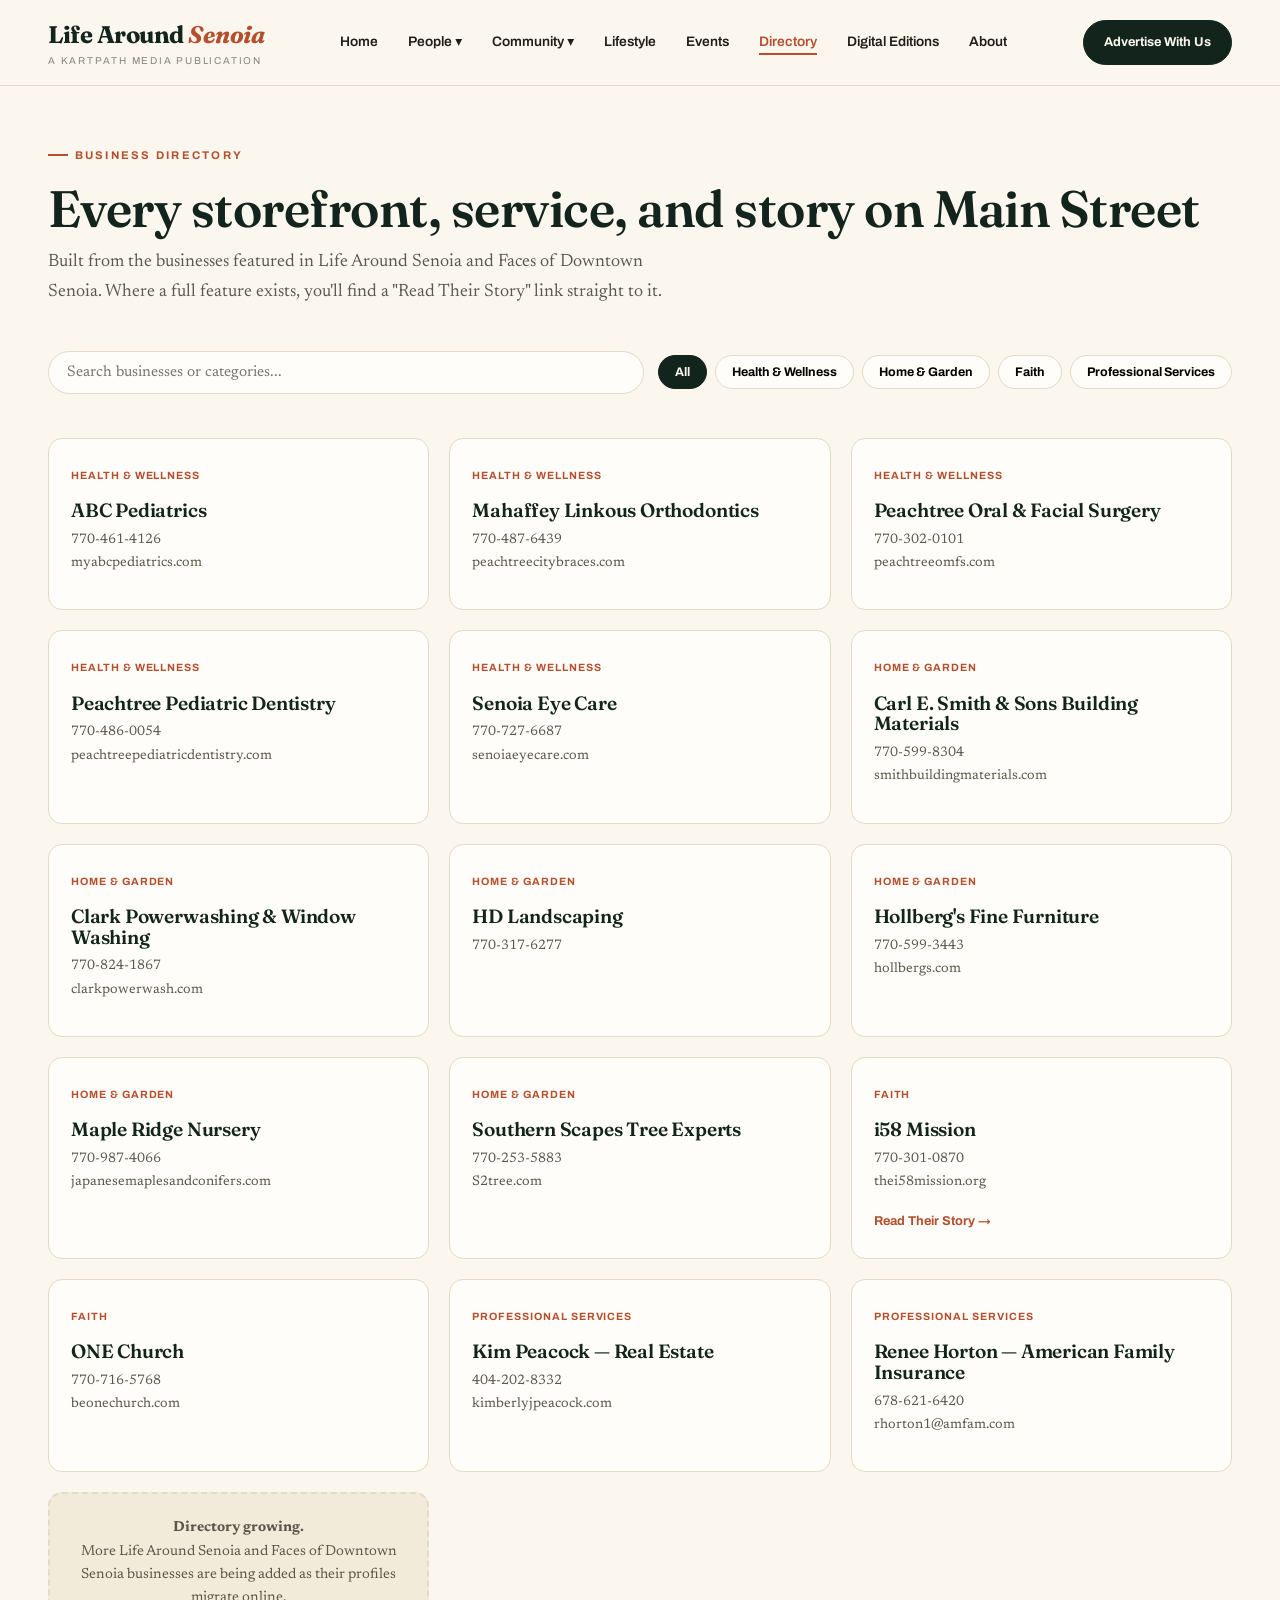
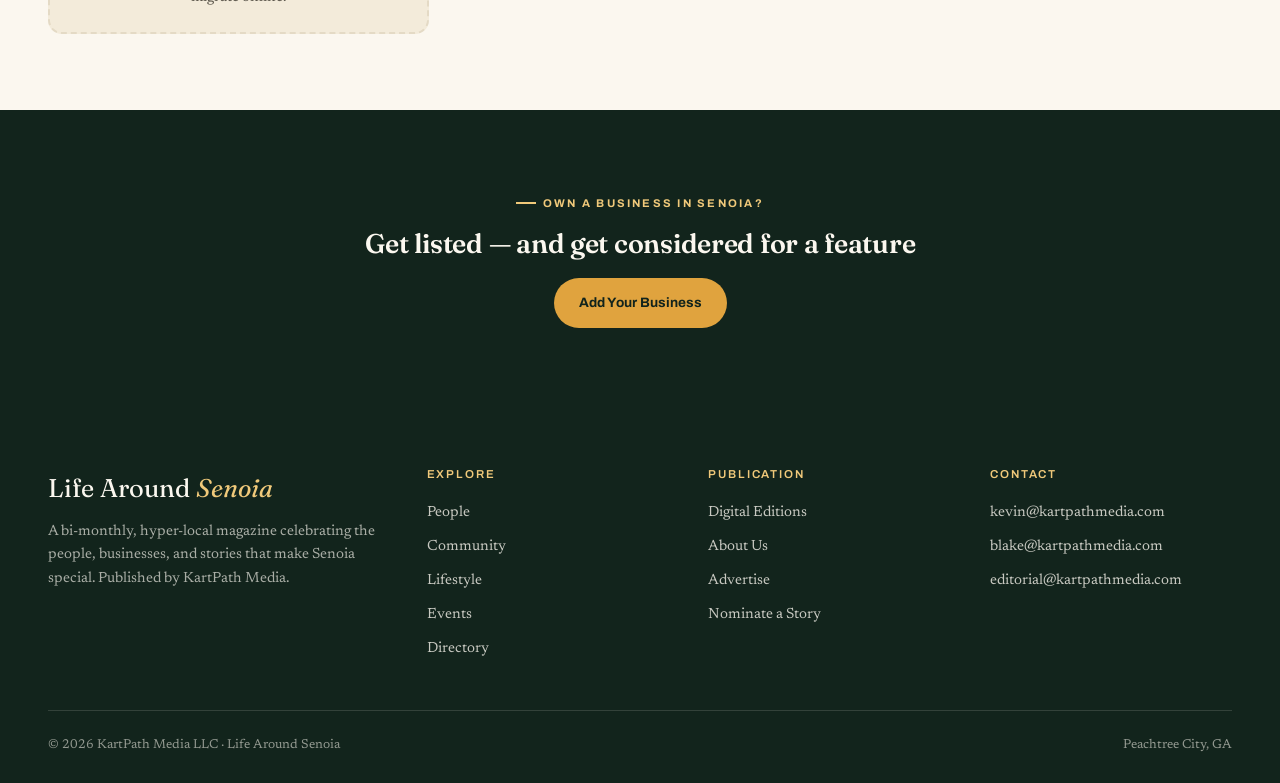
<file: directory.html>
<!DOCTYPE html>
<html lang="en">
<head>
<meta charset="UTF-8">
<meta name="viewport" content="width=device-width, initial-scale=1.0">
<title>Business Directory — Life Around Senoia</title>
<link rel="preconnect" href="https://fonts.googleapis.com">
<link rel="preconnect" href="https://fonts.gstatic.com" crossorigin>
<link href="https://fonts.googleapis.com/css2?family=Fraunces:ital,opsz,wght@0,9..144,400;0,9..144,500;0,9..144,600;0,9..144,700;0,9..144,900;1,9..144,500;1,9..144,600&family=Newsreader:ital,opsz,wght@0,6..72,400;0,6..72,500;0,6..72,600;1,6..72,400&family=Archivo:wght@400;500;600;700;800&display=swap" rel="stylesheet">
<link rel="stylesheet" href="style.css">
<style>
.page-hero{padding:52px 0 30px}
.page-hero h1{font-size:clamp(2.2rem,4.5vw,3.2rem);margin:14px 0 12px}

.dir-controls{display:flex;gap:14px;flex-wrap:wrap;align-items:center;margin-bottom:30px;position:sticky;top:80px;background:var(--paper);z-index:10;padding:14px 0}
.dir-search{flex:1;min-width:220px;padding:13px 18px;border-radius:999px;border:1px solid var(--line);font-family:var(--read);font-size:.95rem;background:var(--card)}
.filter-pills{display:flex;gap:8px;flex-wrap:wrap}
.filter-pill{font-family:var(--ui);font-weight:700;font-size:.78rem;padding:9px 16px;border-radius:999px;border:1px solid var(--line);background:var(--card)}
.filter-pill.active{background:var(--pine-deep);color:var(--paper);border-color:var(--pine-deep)}

.biz-grid{display:grid;grid-template-columns:repeat(3,1fr);gap:20px}
.biz-card{background:var(--card);border:1px solid var(--line);border-radius:14px;padding:22px;transition:.2s ease}
.biz-card:hover{box-shadow:var(--shadow-card);transform:translateY(-3px)}
.biz-card .cat{font-family:var(--ui);font-weight:700;font-size:.66rem;letter-spacing:.09em;text-transform:uppercase;color:var(--brick)}
.biz-card h3{font-size:1.2rem;margin:10px 0 8px}
.biz-card .contact{font-size:.86rem;color:var(--ink-soft);line-height:1.7;margin-bottom:12px}
.biz-card .story-link{font-family:var(--ui);font-weight:700;font-size:.8rem;color:var(--brick)}
.biz-card .story-link::after{content:" →"}

.grow-card{background:var(--paper-2);border:2px dashed var(--line);border-radius:14px;padding:22px;display:flex;align-items:center;justify-content:center;text-align:center}
.grow-card p{color:var(--ink-soft);font-size:.9rem}

@media(max-width:980px){.biz-grid{grid-template-columns:1fr 1fr}.dir-controls{top:0}}
@media(max-width:620px){.biz-grid{grid-template-columns:1fr}}
</style>
</head>
<body>

<header class="site-header">
  <nav class="nav-bar">
    <a href="index.html" class="brand"><div><div class="brand-mark">Life Around <em>Senoia</em></div><div class="brand-sub">A KartPath Media Publication</div></div></a>
    <ul class="nav-links">
      <li><a href="index.html">Home</a></li>
      <li class="has-dropdown"><a href="people.html">People ▾</a>
        <div class="dropdown"><a href="people.html#featured-families">Featured Families</a><a href="people.html#young-achievers">Young Achievers</a><a href="people.html#pet-of-the-month">Pet of the Month</a><a href="people.html#feature">Feature</a></div>
      </li>
      <li class="has-dropdown"><a href="nonprofit.html">Community ▾</a>
        <div class="dropdown"><a href="nonprofit.html#nonprofit-spotlight">Non-Profit Spotlight</a><a href="nonprofit.html#historic-society">Historic Society</a><a href="nonprofit.html#community-stories">Community Stories</a></div>
      </li>
      <li><a href="lifestyle.html">Lifestyle</a></li>
      <li><a href="events.html">Events</a></li>
      <li class="active"><a href="directory.html">Directory</a></li>
      <li><a href="editions.html">Digital Editions</a></li>
      <li><a href="about.html">About</a></li>
    </ul>
    <a href="advertise.html" class="nav-cta">Advertise With Us</a>
    <button class="nav-toggle">☰</button>
  </nav>
</header>

<section class="page-hero">
  <div class="wrap">
    <span class="eyebrow">Business Directory</span>
    <h1>Every storefront, service, and story on Main Street</h1>
    <p style="color:var(--ink-soft);max-width:640px">Built from the businesses featured in Life Around Senoia and Faces of Downtown Senoia. Where a full feature exists, you'll find a "Read Their Story" link straight to it.</p>
  </div>
</section>

<section style="padding-top:0">
  <div class="wrap">
    <div class="dir-controls">
      <input type="text" id="dirSearch" class="dir-search" placeholder="Search businesses or categories...">
      <div class="filter-pills">
        <button class="filter-pill active" data-cat="all">All</button>
        <button class="filter-pill" data-cat="Health & Wellness">Health &amp; Wellness</button>
        <button class="filter-pill" data-cat="Home & Garden">Home &amp; Garden</button>
        <button class="filter-pill" data-cat="Faith">Faith</button>
        <button class="filter-pill" data-cat="Professional Services">Professional Services</button>
      </div>
    </div>

    <div class="biz-grid">
      <!-- HEALTH & WELLNESS -->
      <div class="biz-card" data-name="ABC Pediatrics" data-cat="Health & Wellness">
        <span class="cat">Health &amp; Wellness</span>
        <h3>ABC Pediatrics</h3>
        <p class="contact">770-461-4126<br>myabcpediatrics.com</p>
      </div>
      <div class="biz-card" data-name="Mahaffey Linkous Orthodontics" data-cat="Health & Wellness">
        <span class="cat">Health &amp; Wellness</span>
        <h3>Mahaffey Linkous Orthodontics</h3>
        <p class="contact">770-487-6439<br>peachtreecitybraces.com</p>
      </div>
      <div class="biz-card" data-name="Peachtree Oral & Facial Surgery" data-cat="Health & Wellness">
        <span class="cat">Health &amp; Wellness</span>
        <h3>Peachtree Oral &amp; Facial Surgery</h3>
        <p class="contact">770-302-0101<br>peachtreeomfs.com</p>
      </div>
      <div class="biz-card" data-name="Peachtree Pediatric Dentistry" data-cat="Health & Wellness">
        <span class="cat">Health &amp; Wellness</span>
        <h3>Peachtree Pediatric Dentistry</h3>
        <p class="contact">770-486-0054<br>peachtreepediatricdentistry.com</p>
      </div>
      <div class="biz-card" data-name="Senoia Eye Care" data-cat="Health & Wellness">
        <span class="cat">Health &amp; Wellness</span>
        <h3>Senoia Eye Care</h3>
        <p class="contact">770-727-6687<br>senoiaeyecare.com</p>
      </div>

      <!-- HOME & GARDEN -->
      <div class="biz-card" data-name="Carl E. Smith & Sons Building Materials" data-cat="Home & Garden">
        <span class="cat">Home &amp; Garden</span>
        <h3>Carl E. Smith &amp; Sons Building Materials</h3>
        <p class="contact">770-599-8304<br>smithbuildingmaterials.com</p>
      </div>
      <div class="biz-card" data-name="Clark Powerwashing & Window Washing" data-cat="Home & Garden">
        <span class="cat">Home &amp; Garden</span>
        <h3>Clark Powerwashing &amp; Window Washing</h3>
        <p class="contact">770-824-1867<br>clarkpowerwash.com</p>
      </div>
      <div class="biz-card" data-name="HD Landscaping" data-cat="Home & Garden">
        <span class="cat">Home &amp; Garden</span>
        <h3>HD Landscaping</h3>
        <p class="contact">770-317-6277</p>
      </div>
      <div class="biz-card" data-name="Hollberg's Fine Furniture" data-cat="Home & Garden">
        <span class="cat">Home &amp; Garden</span>
        <h3>Hollberg's Fine Furniture</h3>
        <p class="contact">770-599-3443<br>hollbergs.com</p>
      </div>
      <div class="biz-card" data-name="Maple Ridge Nursery" data-cat="Home & Garden">
        <span class="cat">Home &amp; Garden</span>
        <h3>Maple Ridge Nursery</h3>
        <p class="contact">770-987-4066<br>japanesemaplesandconifers.com</p>
      </div>
      <div class="biz-card" data-name="Southern Scapes Tree Experts" data-cat="Home & Garden">
        <span class="cat">Home &amp; Garden</span>
        <h3>Southern Scapes Tree Experts</h3>
        <p class="contact">770-253-5883<br>S2tree.com</p>
      </div>

      <!-- FAITH -->
      <div class="biz-card" data-name="i58 Mission" data-cat="Faith">
        <span class="cat">Faith</span>
        <h3>i58 Mission</h3>
        <p class="contact">770-301-0870<br>thei58mission.org</p>
        <a href="nonprofit.html#nonprofit-spotlight" class="story-link">Read Their Story</a>
      </div>
      <div class="biz-card" data-name="ONE Church" data-cat="Faith">
        <span class="cat">Faith</span>
        <h3>ONE Church</h3>
        <p class="contact">770-716-5768<br>beonechurch.com</p>
      </div>

      <!-- PROFESSIONAL SERVICES -->
      <div class="biz-card" data-name="Kim Peacock Real Estate" data-cat="Professional Services">
        <span class="cat">Professional Services</span>
        <h3>Kim Peacock — Real Estate</h3>
        <p class="contact">404-202-8332<br>kimberlyjpeacock.com</p>
      </div>
      <div class="biz-card" data-name="Renee Horton — American Family Insurance" data-cat="Professional Services">
        <span class="cat">Professional Services</span>
        <h3>Renee Horton — American Family Insurance</h3>
        <p class="contact">678-621-6420<br>rhorton1@amfam.com</p>
      </div>

      <div class="grow-card biz-card" data-name="More Businesses" data-cat="all">
        <p><strong>Directory growing.</strong><br>More Life Around Senoia and Faces of Downtown Senoia businesses are being added as their profiles migrate online.</p>
      </div>
    </div>
  </div>
</section>

<section class="on-pine">
  <div class="wrap center">
    <span class="eyebrow on-pine" style="justify-content:center">Own a Business in Senoia?</span>
    <h2 style="color:var(--paper);margin:14px 0 20px">Get listed — and get considered for a feature</h2>
    <a href="advertise.html" class="btn" style="background:var(--honey);color:var(--pine-deep)">Add Your Business</a>
  </div>
</section>

<footer class="site-footer">
  <div class="wrap">
    <div class="footer-grid">
      <div><div class="footer-brand">Life Around <em style="color:var(--honey-soft);font-style:italic">Senoia</em></div>
        <p class="footer-tag">A bi-monthly, hyper-local magazine celebrating the people, businesses, and stories that make Senoia special. Published by KartPath Media.</p></div>
      <div><h4>Explore</h4><a href="people.html">People</a><a href="nonprofit.html">Community</a><a href="lifestyle.html">Lifestyle</a><a href="events.html">Events</a><a href="directory.html">Directory</a></div>
      <div><h4>Publication</h4><a href="editions.html">Digital Editions</a><a href="about.html">About Us</a><a href="advertise.html">Advertise</a><a href="about.html#nominate">Nominate a Story</a></div>
      <div><h4>Contact</h4><a href="mailto:kevin@kartpathmedia.com">kevin@kartpathmedia.com</a><a href="mailto:blake@kartpathmedia.com">blake@kartpathmedia.com</a><a href="mailto:editorial@kartpathmedia.com">editorial@kartpathmedia.com</a></div>
    </div>
    <div class="footer-bottom"><span>© 2026 KartPath Media LLC · Life Around Senoia</span><span>Peachtree City, GA</span></div>
  </div>
</footer>
<script src="script.js"></script>
</body>
</html>
</file>
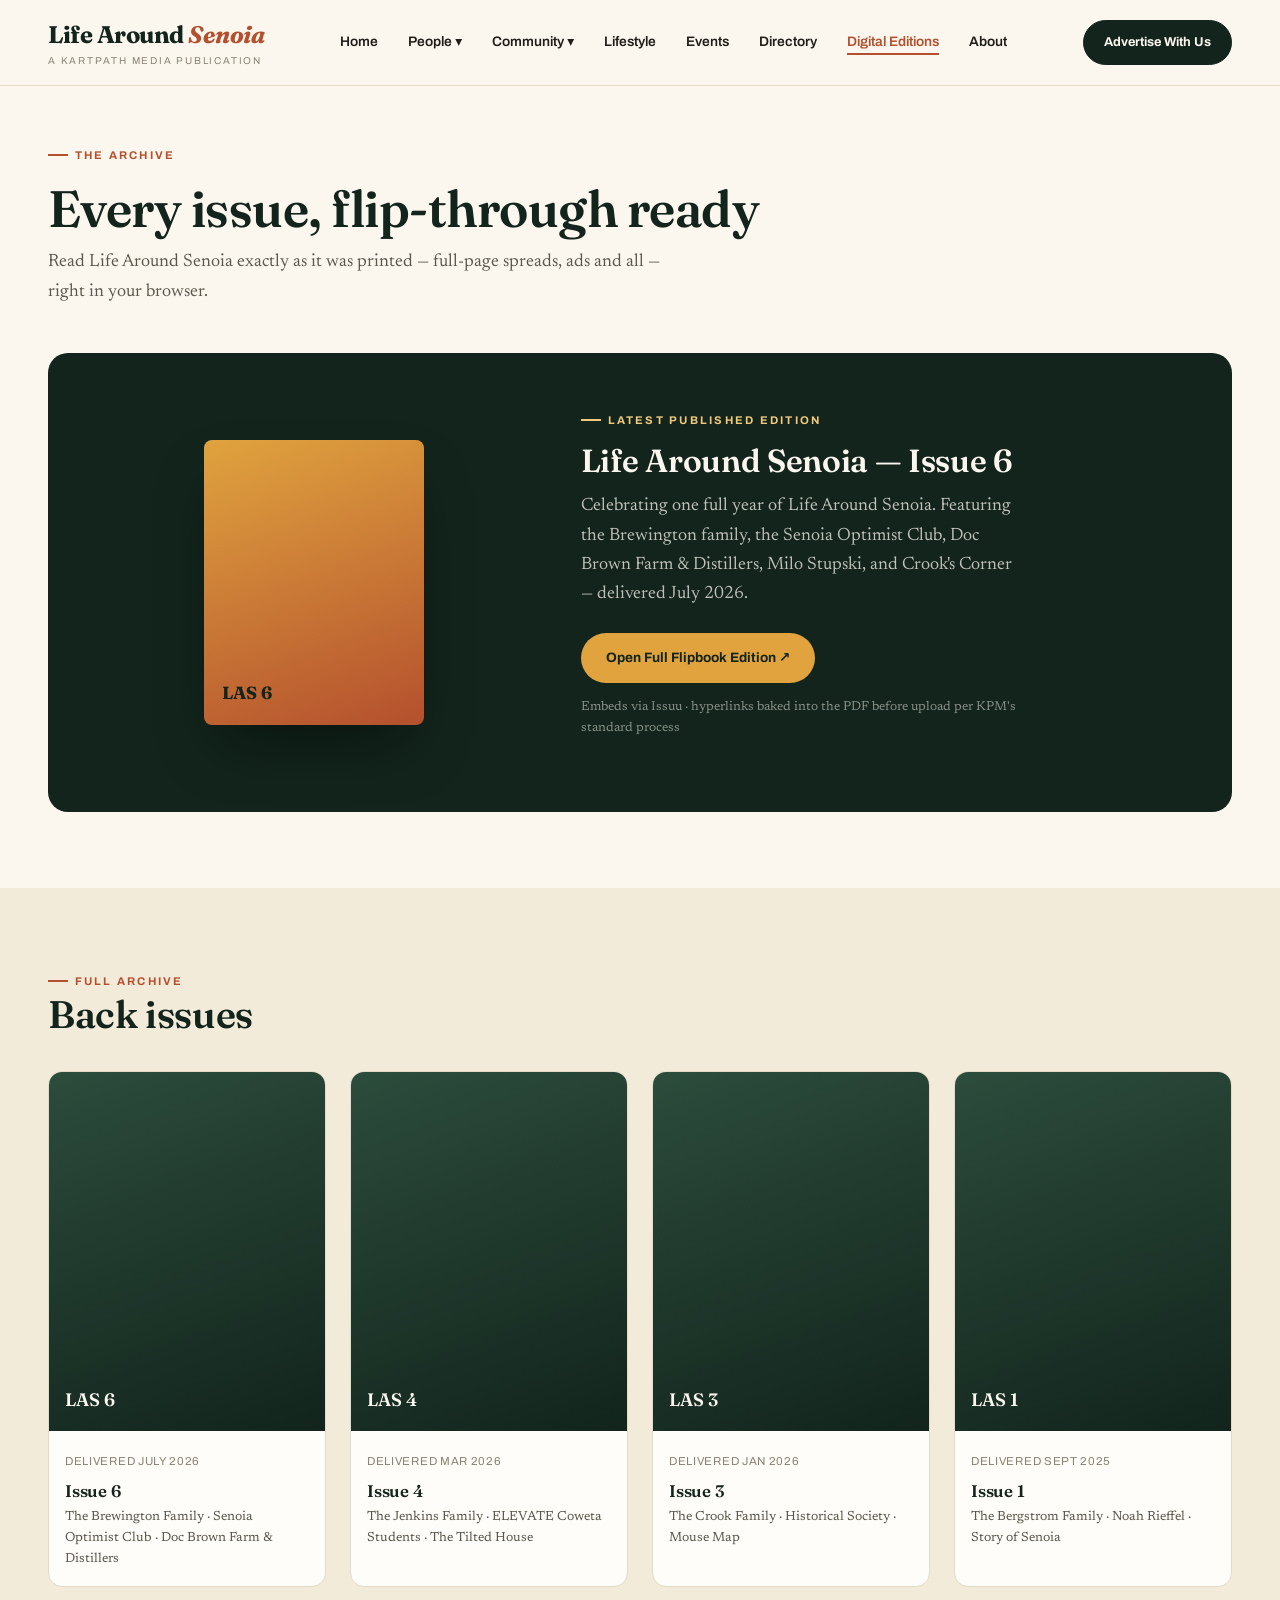
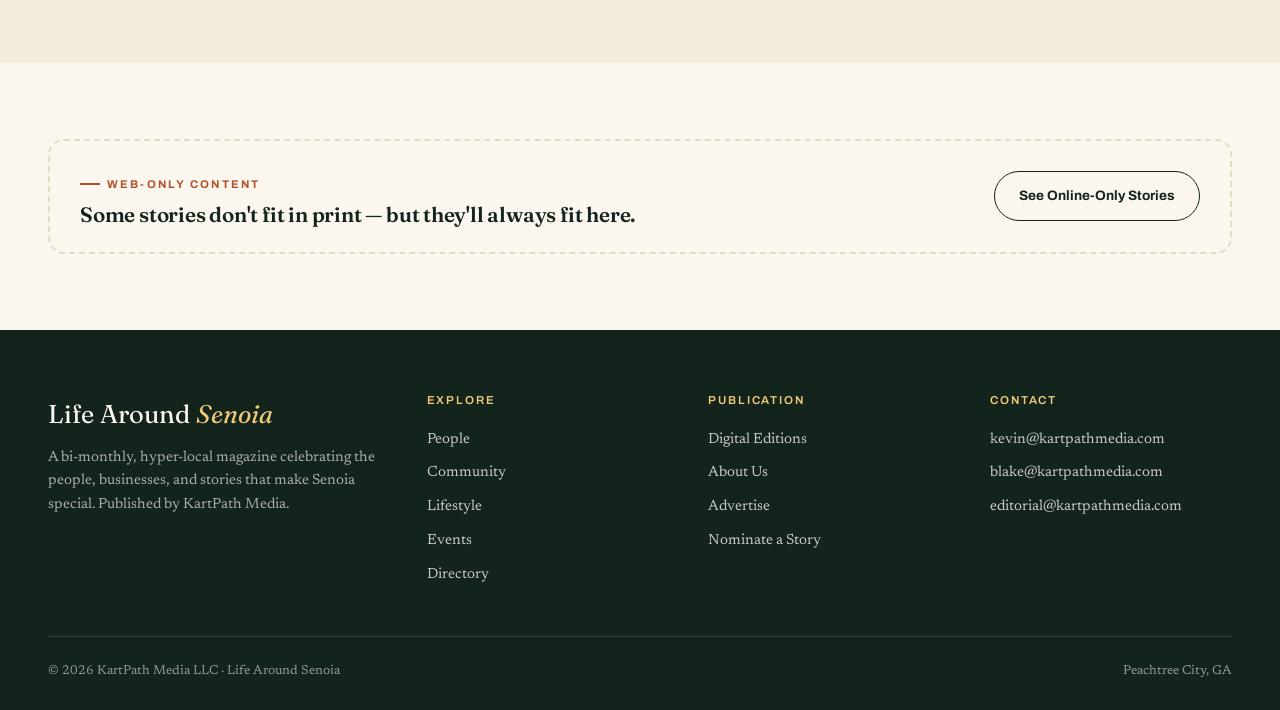
<file: editions.html>
<!DOCTYPE html>
<html lang="en">
<head>
<meta charset="UTF-8">
<meta name="viewport" content="width=device-width, initial-scale=1.0">
<title>Digital Editions — Life Around Senoia</title>
<link rel="preconnect" href="https://fonts.googleapis.com">
<link rel="preconnect" href="https://fonts.gstatic.com" crossorigin>
<link href="https://fonts.googleapis.com/css2?family=Fraunces:ital,opsz,wght@0,9..144,400;0,9..144,500;0,9..144,600;0,9..144,700;0,9..144,900;1,9..144,500;1,9..144,600&family=Newsreader:ital,opsz,wght@0,6..72,400;0,6..72,500;0,6..72,600;1,6..72,400&family=Archivo:wght@400;500;600;700;800&display=swap" rel="stylesheet">
<link rel="stylesheet" href="style.css">
<style>
.page-hero{padding:52px 0 36px}
.page-hero h1{font-size:clamp(2.2rem,4.5vw,3.2rem);margin:14px 0 12px}

.featured-reader{display:grid;grid-template-columns:.9fr 1.1fr;gap:0;border-radius:20px;overflow:hidden;background:var(--pine-deep)}
.reader-cover{padding:50px;display:flex;align-items:center;justify-content:center}
.reader-cover-art{width:220px;aspect-ratio:.77;background:linear-gradient(160deg,var(--honey),var(--brick));border-radius:8px;box-shadow:0 30px 60px -20px rgba(0,0,0,.5);display:flex;align-items:flex-end;padding:18px;color:var(--pine-deep);font-family:var(--display);font-weight:700;font-size:1.1rem}
.reader-copy{padding:50px 50px 50px 0;color:var(--paper)}
.reader-copy .eyebrow{color:var(--honey-soft)}
.reader-copy .eyebrow::before{background:var(--honey-soft)}
.reader-copy h2{color:var(--paper);font-size:2rem;margin:12px 0 14px}
.reader-copy p{color:rgba(251,247,239,.75);margin-bottom:24px;max-width:440px}

.archive-grid{display:grid;grid-template-columns:repeat(4,1fr);gap:24px}
.issue-card{background:var(--card);border:1px solid var(--line);border-radius:14px;overflow:hidden;transition:.2s ease}
.issue-card:hover{transform:translateY(-4px);box-shadow:var(--shadow-card)}
.issue-cover{aspect-ratio:.77;background:linear-gradient(160deg,var(--pine-soft),var(--pine-deep));display:flex;align-items:flex-end;padding:16px;color:var(--paper);font-family:var(--display);font-weight:600}
.issue-card .meta{padding:16px}
.issue-card .meta .date{font-family:var(--ui);font-size:.72rem;color:var(--ink-faint);text-transform:uppercase;letter-spacing:.06em}
.issue-card .meta h4{font-size:1.05rem;margin:6px 0}

.upcoming-strip{border:2px dashed var(--line);border-radius:16px;padding:26px 30px;display:flex;justify-content:space-between;align-items:center;gap:20px;flex-wrap:wrap}

@media(max-width:980px){.featured-reader{grid-template-columns:1fr}.reader-cover{padding-bottom:0}.reader-copy{padding:36px}.archive-grid{grid-template-columns:1fr 1fr}}
@media(max-width:620px){.archive-grid{grid-template-columns:1fr}}
</style>
</head>
<body>

<header class="site-header">
  <nav class="nav-bar">
    <a href="index.html" class="brand"><div><div class="brand-mark">Life Around <em>Senoia</em></div><div class="brand-sub">A KartPath Media Publication</div></div></a>
    <ul class="nav-links">
      <li><a href="index.html">Home</a></li>
      <li class="has-dropdown"><a href="people.html">People ▾</a>
        <div class="dropdown"><a href="people.html#featured-families">Featured Families</a><a href="people.html#young-achievers">Young Achievers</a><a href="people.html#pet-of-the-month">Pet of the Month</a><a href="people.html#feature">Feature</a></div>
      </li>
      <li class="has-dropdown"><a href="nonprofit.html">Community ▾</a>
        <div class="dropdown"><a href="nonprofit.html#nonprofit-spotlight">Non-Profit Spotlight</a><a href="nonprofit.html#historic-society">Historic Society</a><a href="nonprofit.html#community-stories">Community Stories</a></div>
      </li>
      <li><a href="lifestyle.html">Lifestyle</a></li>
      <li><a href="events.html">Events</a></li>
      <li><a href="directory.html">Directory</a></li>
      <li class="active"><a href="editions.html">Digital Editions</a></li>
      <li><a href="about.html">About</a></li>
    </ul>
    <a href="advertise.html" class="nav-cta">Advertise With Us</a>
    <button class="nav-toggle">☰</button>
  </nav>
</header>

<section class="page-hero">
  <div class="wrap">
    <span class="eyebrow">The Archive</span>
    <h1>Every issue, flip-through ready</h1>
    <p style="color:var(--ink-soft);max-width:620px">Read Life Around Senoia exactly as it was printed — full-page spreads, ads and all — right in your browser.</p>
  </div>
</section>

<section style="padding-top:10px">
  <div class="wrap">
    <div class="featured-reader">
      <div class="reader-cover"><div class="reader-cover-art">LAS 6</div></div>
      <div class="reader-copy">
        <span class="eyebrow on-pine">Latest Published Edition</span>
        <h2>Life Around Senoia — Issue 6</h2>
        <p>Celebrating one full year of Life Around Senoia. Featuring the Brewington family, the Senoia Optimist Club, Doc Brown Farm &amp; Distillers, Milo Stupski, and Crook's Corner — delivered July 2026.</p>
        <a href="#" class="btn" style="background:var(--honey);color:var(--pine-deep)">Open Full Flipbook Edition ↗</a>
        <p style="font-size:.8rem;color:rgba(251,247,239,.5);margin-top:14px">Embeds via Issuu · hyperlinks baked into the PDF before upload per KPM's standard process</p>
      </div>
    </div>
  </div>
</section>

<section class="on-paper2">
  <div class="wrap">
    <div class="section-head"><div><span class="eyebrow">Full Archive</span><h2>Back issues</h2></div></div>
    <div class="archive-grid">
      <a href="#" class="issue-card">
        <div class="issue-cover">LAS 6</div>
        <div class="meta"><span class="date">Delivered July 2026</span><h4>Issue 6</h4><p style="font-size:.82rem;color:var(--ink-soft)">The Brewington Family · Senoia Optimist Club · Doc Brown Farm &amp; Distillers</p></div>
      </a>
      <a href="#" class="issue-card">
        <div class="issue-cover">LAS 4</div>
        <div class="meta"><span class="date">Delivered Mar 2026</span><h4>Issue 4</h4><p style="font-size:.82rem;color:var(--ink-soft)">The Jenkins Family · ELEVATE Coweta Students · The Tilted House</p></div>
      </a>
      <a href="#" class="issue-card">
        <div class="issue-cover">LAS 3</div>
        <div class="meta"><span class="date">Delivered Jan 2026</span><h4>Issue 3</h4><p style="font-size:.82rem;color:var(--ink-soft)">The Crook Family · Historical Society · Mouse Map</p></div>
      </a>
      <a href="#" class="issue-card">
        <div class="issue-cover">LAS 1</div>
        <div class="meta"><span class="date">Delivered Sept 2025</span><h4>Issue 1</h4><p style="font-size:.82rem;color:var(--ink-soft)">The Bergstrom Family · Noah Rieffel · Story of Senoia</p></div>
      </a>
    </div>
  </div>
</section>

<section>
  <div class="wrap">
    <div class="upcoming-strip">
      <div>
        <span class="eyebrow">Web-Only Content</span>
        <h3 style="font-size:1.3rem;margin-top:8px">Some stories don't fit in print — but they'll always fit here.</h3>
      </div>
      <a href="people.html" class="btn btn-outline">See Online-Only Stories</a>
    </div>
  </div>
</section>

<footer class="site-footer">
  <div class="wrap">
    <div class="footer-grid">
      <div><div class="footer-brand">Life Around <em style="color:var(--honey-soft);font-style:italic">Senoia</em></div>
        <p class="footer-tag">A bi-monthly, hyper-local magazine celebrating the people, businesses, and stories that make Senoia special. Published by KartPath Media.</p></div>
      <div><h4>Explore</h4><a href="people.html">People</a><a href="nonprofit.html">Community</a><a href="lifestyle.html">Lifestyle</a><a href="events.html">Events</a><a href="directory.html">Directory</a></div>
      <div><h4>Publication</h4><a href="editions.html">Digital Editions</a><a href="about.html">About Us</a><a href="advertise.html">Advertise</a><a href="about.html#nominate">Nominate a Story</a></div>
      <div><h4>Contact</h4><a href="mailto:kevin@kartpathmedia.com">kevin@kartpathmedia.com</a><a href="mailto:blake@kartpathmedia.com">blake@kartpathmedia.com</a><a href="mailto:editorial@kartpathmedia.com">editorial@kartpathmedia.com</a></div>
    </div>
    <div class="footer-bottom"><span>© 2026 KartPath Media LLC · Life Around Senoia</span><span>Peachtree City, GA</span></div>
  </div>
</footer>
<script src="script.js"></script>
</body>
</html>
</file>
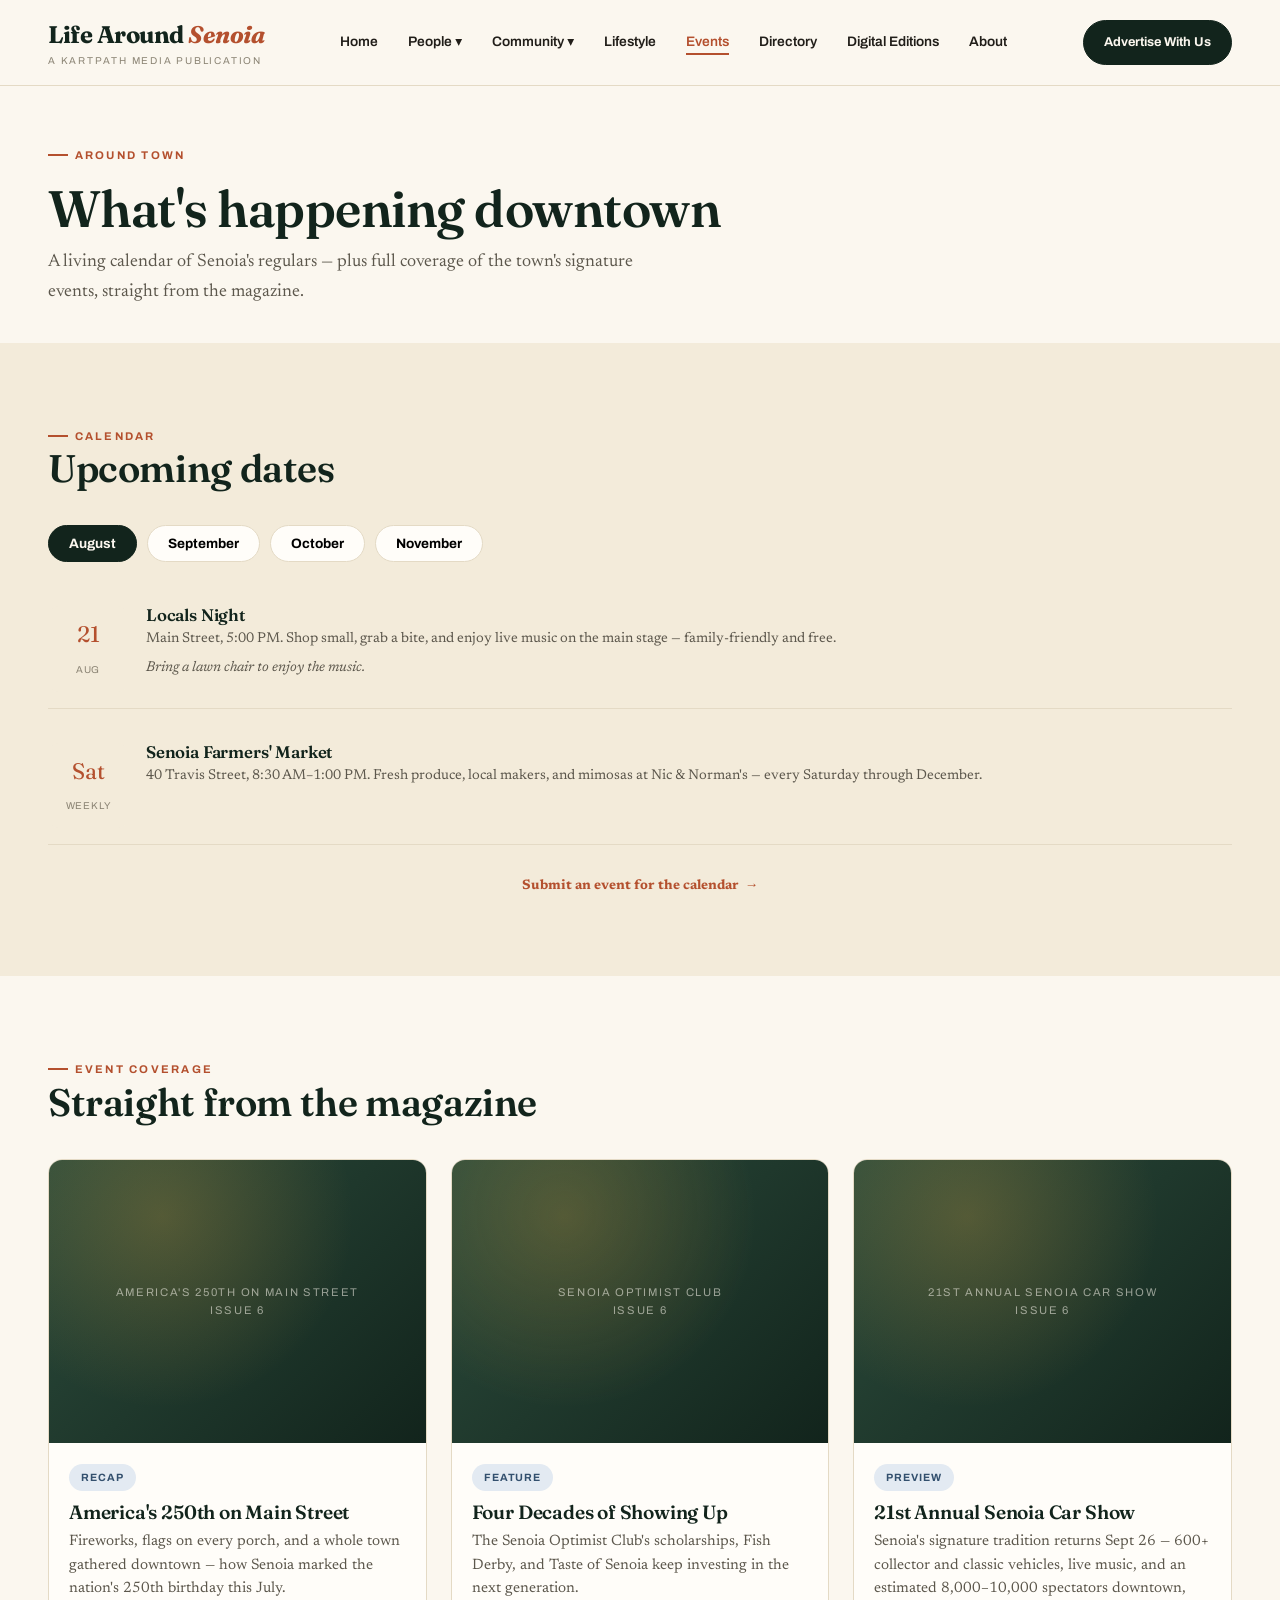
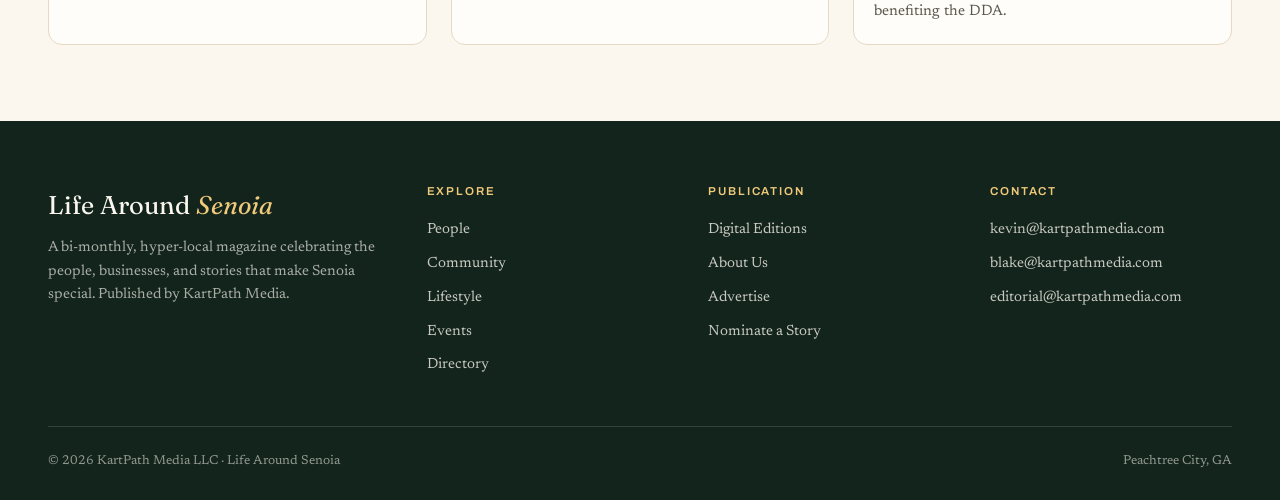
<file: events.html>
<!DOCTYPE html>
<html lang="en">
<head>
<meta charset="UTF-8">
<meta name="viewport" content="width=device-width, initial-scale=1.0">
<title>Events — Life Around Senoia</title>
<link rel="preconnect" href="https://fonts.googleapis.com">
<link rel="preconnect" href="https://fonts.gstatic.com" crossorigin>
<link href="https://fonts.googleapis.com/css2?family=Fraunces:ital,opsz,wght@0,9..144,400;0,9..144,500;0,9..144,600;0,9..144,700;0,9..144,900;1,9..144,500;1,9..144,600&family=Newsreader:ital,opsz,wght@0,6..72,400;0,6..72,500;0,6..72,600;1,6..72,400&family=Archivo:wght@400;500;600;700;800&display=swap" rel="stylesheet">
<link rel="stylesheet" href="style.css">
<style>
.page-hero{padding:52px 0 36px}
.page-hero h1{font-size:clamp(2.2rem,4.5vw,3.2rem);margin:14px 0 12px}

.month-tabs{display:flex;gap:10px;margin-bottom:28px;flex-wrap:wrap}
.month-tab{font-family:var(--ui);font-weight:700;font-size:.85rem;padding:10px 20px;border-radius:999px;border:1px solid var(--line);background:var(--card)}
.month-tab.active{background:var(--pine-deep);color:var(--paper);border-color:var(--pine-deep)}
.month-panel{display:none;grid-template-columns:80px 1fr;gap:18px}
.month-panel.active{display:grid}
.cal-event{grid-column:1/-1;display:grid;grid-template-columns:80px 1fr;gap:18px;padding:16px 0;border-bottom:1px solid var(--line)}
.cal-date{background:var(--paper-2);border-radius:10px;text-align:center;padding:10px 0;font-family:var(--ui)}
.cal-date .d{font-family:var(--display);font-size:1.4rem;color:var(--brick);display:block}
.cal-date .m{font-size:.62rem;letter-spacing:.08em;text-transform:uppercase;color:var(--ink-faint)}
.cal-event h4{font-size:1.05rem;margin-bottom:4px}
.cal-event p{font-size:.88rem;color:var(--ink-soft)}
.cal-note{font-size:.82rem;color:var(--ink-faint);font-style:italic;margin-top:6px}

.recap-grid{display:grid;grid-template-columns:repeat(3,1fr);gap:24px}
@media(max-width:980px){.recap-grid{grid-template-columns:1fr 1fr}}
@media(max-width:620px){.recap-grid{grid-template-columns:1fr}}
</style>
</head>
<body>

<header class="site-header">
  <nav class="nav-bar">
    <a href="index.html" class="brand"><div><div class="brand-mark">Life Around <em>Senoia</em></div><div class="brand-sub">A KartPath Media Publication</div></div></a>
    <ul class="nav-links">
      <li><a href="index.html">Home</a></li>
      <li class="has-dropdown"><a href="people.html">People ▾</a>
        <div class="dropdown"><a href="people.html#featured-families">Featured Families</a><a href="people.html#young-achievers">Young Achievers</a><a href="people.html#pet-of-the-month">Pet of the Month</a><a href="people.html#feature">Feature</a></div>
      </li>
      <li class="has-dropdown"><a href="nonprofit.html">Community ▾</a>
        <div class="dropdown"><a href="nonprofit.html#nonprofit-spotlight">Non-Profit Spotlight</a><a href="nonprofit.html#historic-society">Historic Society</a><a href="nonprofit.html#community-stories">Community Stories</a></div>
      </li>
      <li><a href="lifestyle.html">Lifestyle</a></li>
      <li class="active"><a href="events.html">Events</a></li>
      <li><a href="directory.html">Directory</a></li>
      <li><a href="editions.html">Digital Editions</a></li>
      <li><a href="about.html">About</a></li>
    </ul>
    <a href="advertise.html" class="nav-cta">Advertise With Us</a>
    <button class="nav-toggle">☰</button>
  </nav>
</header>

<section class="page-hero">
  <div class="wrap">
    <span class="eyebrow">Around Town</span>
    <h1>What's happening downtown</h1>
    <p style="color:var(--ink-soft);max-width:620px">A living calendar of Senoia's regulars — plus full coverage of the town's signature events, straight from the magazine.</p>
  </div>
</section>

<!-- CALENDAR -->
<section class="on-paper2">
  <div class="wrap">
    <div class="section-head"><div><span class="eyebrow">Calendar</span><h2>Upcoming dates</h2></div></div>
    <div class="month-tabs">
      <button class="month-tab active" data-month="august">August</button>
      <button class="month-tab" data-month="september">September</button>
      <button class="month-tab" data-month="october">October</button>
      <button class="month-tab" data-month="november">November</button>
    </div>

    <div class="month-panel active" id="august">
      <div class="cal-event">
        <div class="cal-date"><span class="d">21</span><span class="m">Aug</span></div>
        <div><h4>Locals Night</h4><p>Main Street, 5:00 PM. Shop small, grab a bite, and enjoy live music on the main stage — family-friendly and free.</p><p class="cal-note">Bring a lawn chair to enjoy the music.</p></div>
      </div>
      <div class="cal-event">
        <div class="cal-date"><span class="d">Sat</span><span class="m">Weekly</span></div>
        <div><h4>Senoia Farmers' Market</h4><p>40 Travis Street, 8:30 AM–1:00 PM. Fresh produce, local makers, and mimosas at Nic &amp; Norman's — every Saturday through December.</p></div>
      </div>
    </div>

    <div class="month-panel" id="september">
      <div class="cal-event">
        <div class="cal-date"><span class="d">6</span><span class="m">Sep</span></div>
        <div><h4>Senoia PorchFest</h4><p>Historic District, 3:00 PM. Porches and yards become stages for local and regional bands — plus food vendors, art displays, and kids' activities. Free.</p></div>
      </div>
      <div class="cal-event">
        <div class="cal-date"><span class="d">18</span><span class="m">Sep</span></div>
        <div><h4>Alive After Five — Friday Night Fever</h4><p>Main Street. Downtown shops stay open late with live music, food trucks, and handmade goods.</p></div>
      </div>
      <div class="cal-event">
        <div class="cal-date"><span class="d">19</span><span class="m">Sep</span></div>
        <div><h4>Fish Derby at Lake Marimac</h4><p>A morning outdoors for local families, hosted by the Senoia Optimist Club. Rods, tackle, and prizes provided for kids who need them.</p></div>
      </div>
      <div class="cal-event">
        <div class="cal-date"><span class="d">26</span><span class="m">Sep</span></div>
        <div><h4>21st Annual Senoia Car Show</h4><p>Historic District. 600+ collector and classic vehicles line downtown, with live music, food vendors, and an awards presentation.</p></div>
      </div>
      <div class="cal-event">
        <div class="cal-date"><span class="d">Sat</span><span class="m">Weekly</span></div>
        <div><h4>Senoia Farmers' Market</h4><p>40 Travis Street, 8:30 AM–1:00 PM. Every Saturday through December.</p></div>
      </div>
    </div>

    <div class="month-panel" id="october">
      <div class="cal-event">
        <div class="cal-date"><span class="d">2</span><span class="m">Oct</span></div>
        <div><h4>Fall Boutique Crawl</h4><p>Marimac Lakes. Local boutiques stay open late with specials and giveaways — grab a Crawl Card, collect stamps, and win prizes.</p></div>
      </div>
      <div class="cal-event">
        <div class="cal-date"><span class="d">11</span><span class="m">Oct</span></div>
        <div><h4>Italian Heritage Festival</h4><p>Main Street, 3:00 PM. Hosted by Borgo Italia and the DDA — Italian street food, bourbon tasting, limoncello, and inflatables for the kids.</p></div>
      </div>
      <div class="cal-event">
        <div class="cal-date"><span class="d">16</span><span class="m">Oct</span></div>
        <div><h4>Alive After Five — Oktober Fest</h4><p>Main Street. Music, food, and downtown shops open late.</p></div>
      </div>
      <div class="cal-event">
        <div class="cal-date"><span class="d">Sat</span><span class="m">Weekly</span></div>
        <div><h4>Senoia Farmers' Market</h4><p>40 Travis Street, 8:30 AM–1:00 PM. Every Saturday through December.</p></div>
      </div>
    </div>

    <div class="month-panel" id="november">
      <div class="cal-event">
        <div class="cal-date"><span class="d">20</span><span class="m">Nov</span></div>
        <div><h4>Alive After Five — Gather &amp; Give</h4><p>Main Street. The season's downtown celebration of music, food, and neighbors.</p></div>
      </div>
      <div class="cal-event">
        <div class="cal-date"><span class="d">Sat</span><span class="m">Weekly</span></div>
        <div><h4>Senoia Farmers' Market</h4><p>40 Travis Street, 8:30 AM–1:00 PM. Every Saturday through December.</p></div>
      </div>
    </div>
    <p style="text-align:center;margin-top:26px"><a href="about.html#nominate" class="btn-ghost">Submit an event for the calendar</a></p>
  </div>
</section>

<!-- EVENT COVERAGE RECAPS -->
<section>
  <div class="wrap">
    <div class="section-head"><div><span class="eyebrow">Event Coverage</span><h2>Straight from the magazine</h2></div></div>
    <div class="recap-grid">
      <a href="lifestyle.html#secret-sauce" class="card">
        <div class="card-img"><div class="photo-placeholder">America's 250th on Main Street<br>Issue 6</div></div>
        <div class="card-body"><span class="tag tag-events">Recap</span><h3 class="card-title">America's 250th on Main Street</h3><p class="card-dek">Fireworks, flags on every porch, and a whole town gathered downtown — how Senoia marked the nation's 250th birthday this July.</p></div>
      </a>
      <a href="nonprofit.html" class="card">
        <div class="card-img"><div class="photo-placeholder">Senoia Optimist Club<br>Issue 6</div></div>
        <div class="card-body"><span class="tag tag-events">Feature</span><h3 class="card-title">Four Decades of Showing Up</h3><p class="card-dek">The Senoia Optimist Club's scholarships, Fish Derby, and Taste of Senoia keep investing in the next generation.</p></div>
      </a>
      <div class="card">
        <div class="card-img"><div class="photo-placeholder">21st Annual Senoia Car Show<br>Issue 6</div></div>
        <div class="card-body"><span class="tag tag-events">Preview</span><h3 class="card-title">21st Annual Senoia Car Show</h3><p class="card-dek">Senoia's signature tradition returns Sept 26 — 600+ collector and classic vehicles, live music, and an estimated 8,000–10,000 spectators downtown, benefiting the DDA.</p></div>
      </div>
    </div>
  </div>
</section>

<footer class="site-footer">
  <div class="wrap">
    <div class="footer-grid">
      <div><div class="footer-brand">Life Around <em style="color:var(--honey-soft);font-style:italic">Senoia</em></div>
        <p class="footer-tag">A bi-monthly, hyper-local magazine celebrating the people, businesses, and stories that make Senoia special. Published by KartPath Media.</p></div>
      <div><h4>Explore</h4><a href="people.html">People</a><a href="nonprofit.html">Community</a><a href="lifestyle.html">Lifestyle</a><a href="events.html">Events</a><a href="directory.html">Directory</a></div>
      <div><h4>Publication</h4><a href="editions.html">Digital Editions</a><a href="about.html">About Us</a><a href="advertise.html">Advertise</a><a href="about.html#nominate">Nominate a Story</a></div>
      <div><h4>Contact</h4><a href="mailto:kevin@kartpathmedia.com">kevin@kartpathmedia.com</a><a href="mailto:blake@kartpathmedia.com">blake@kartpathmedia.com</a><a href="mailto:editorial@kartpathmedia.com">editorial@kartpathmedia.com</a></div>
    </div>
    <div class="footer-bottom"><span>© 2026 KartPath Media LLC · Life Around Senoia</span><span>Peachtree City, GA</span></div>
  </div>
</footer>
<script src="script.js"></script>
</body>
</html>
</file>
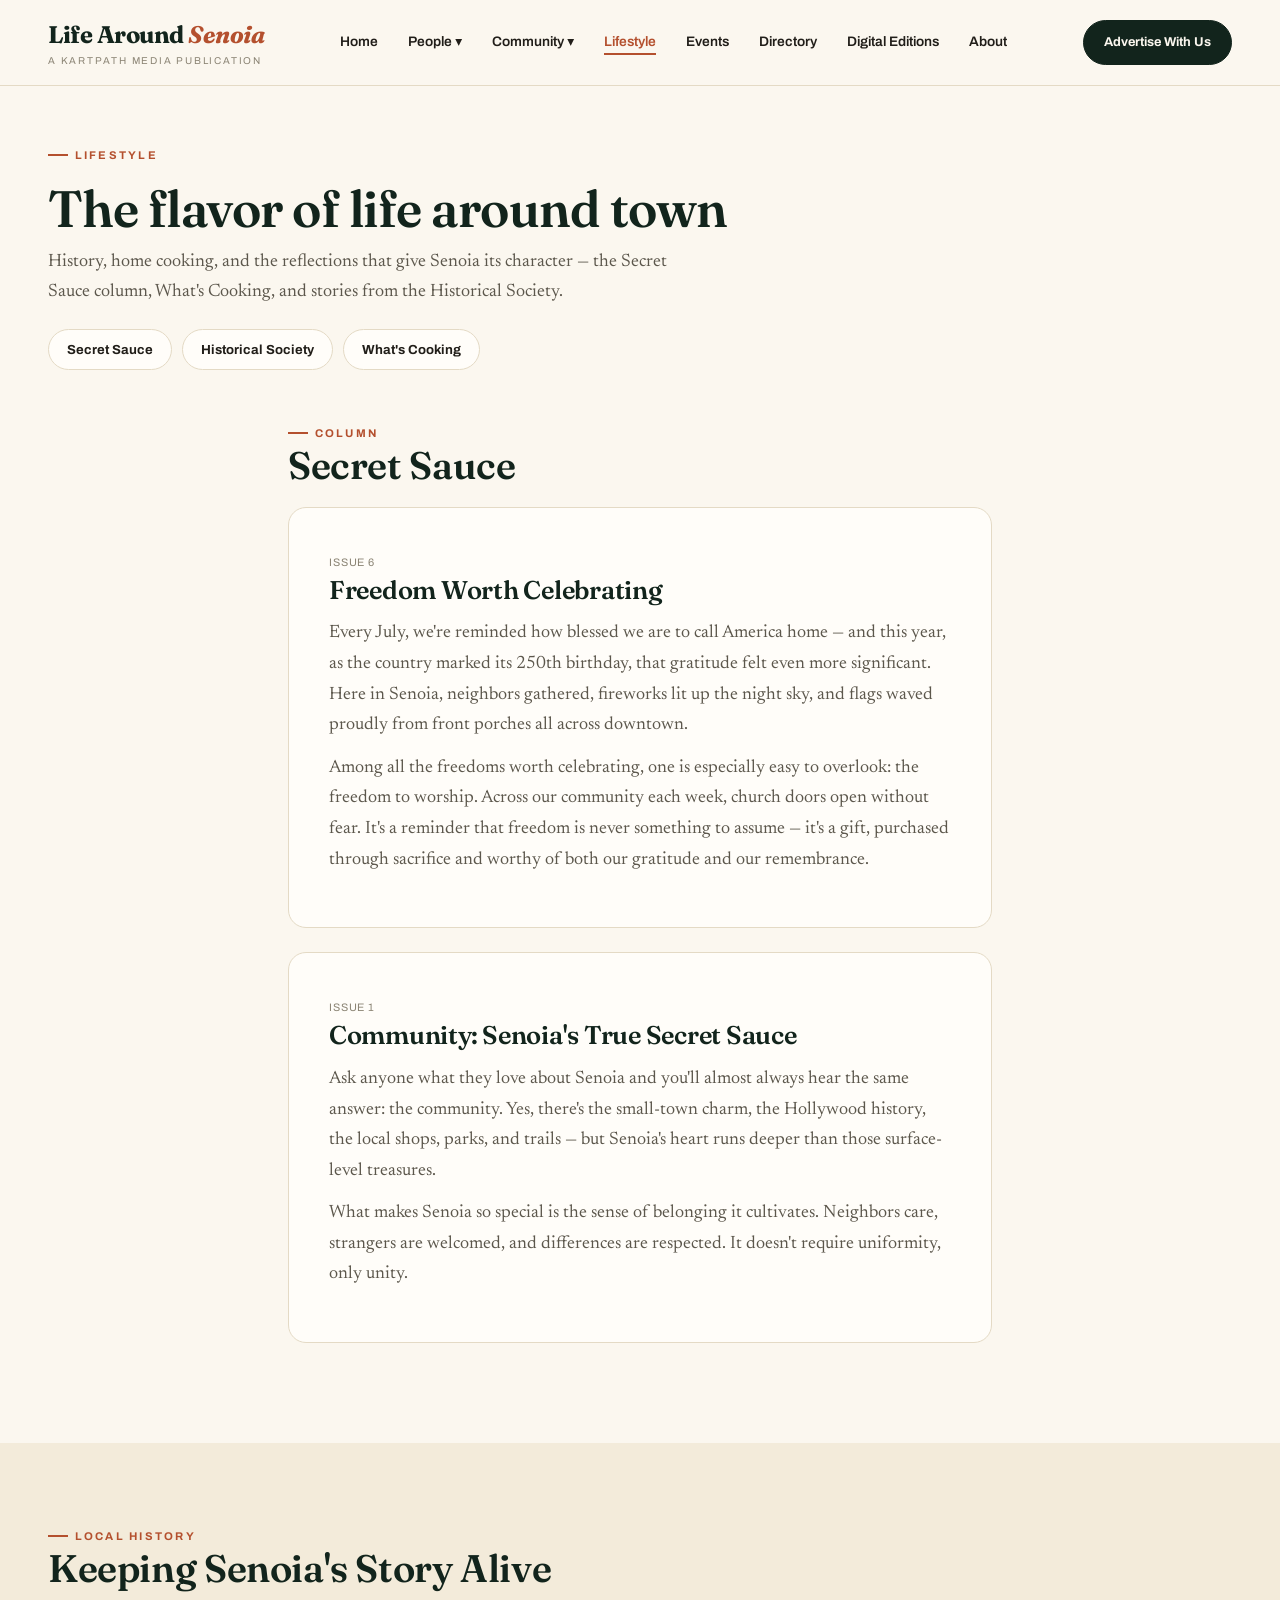
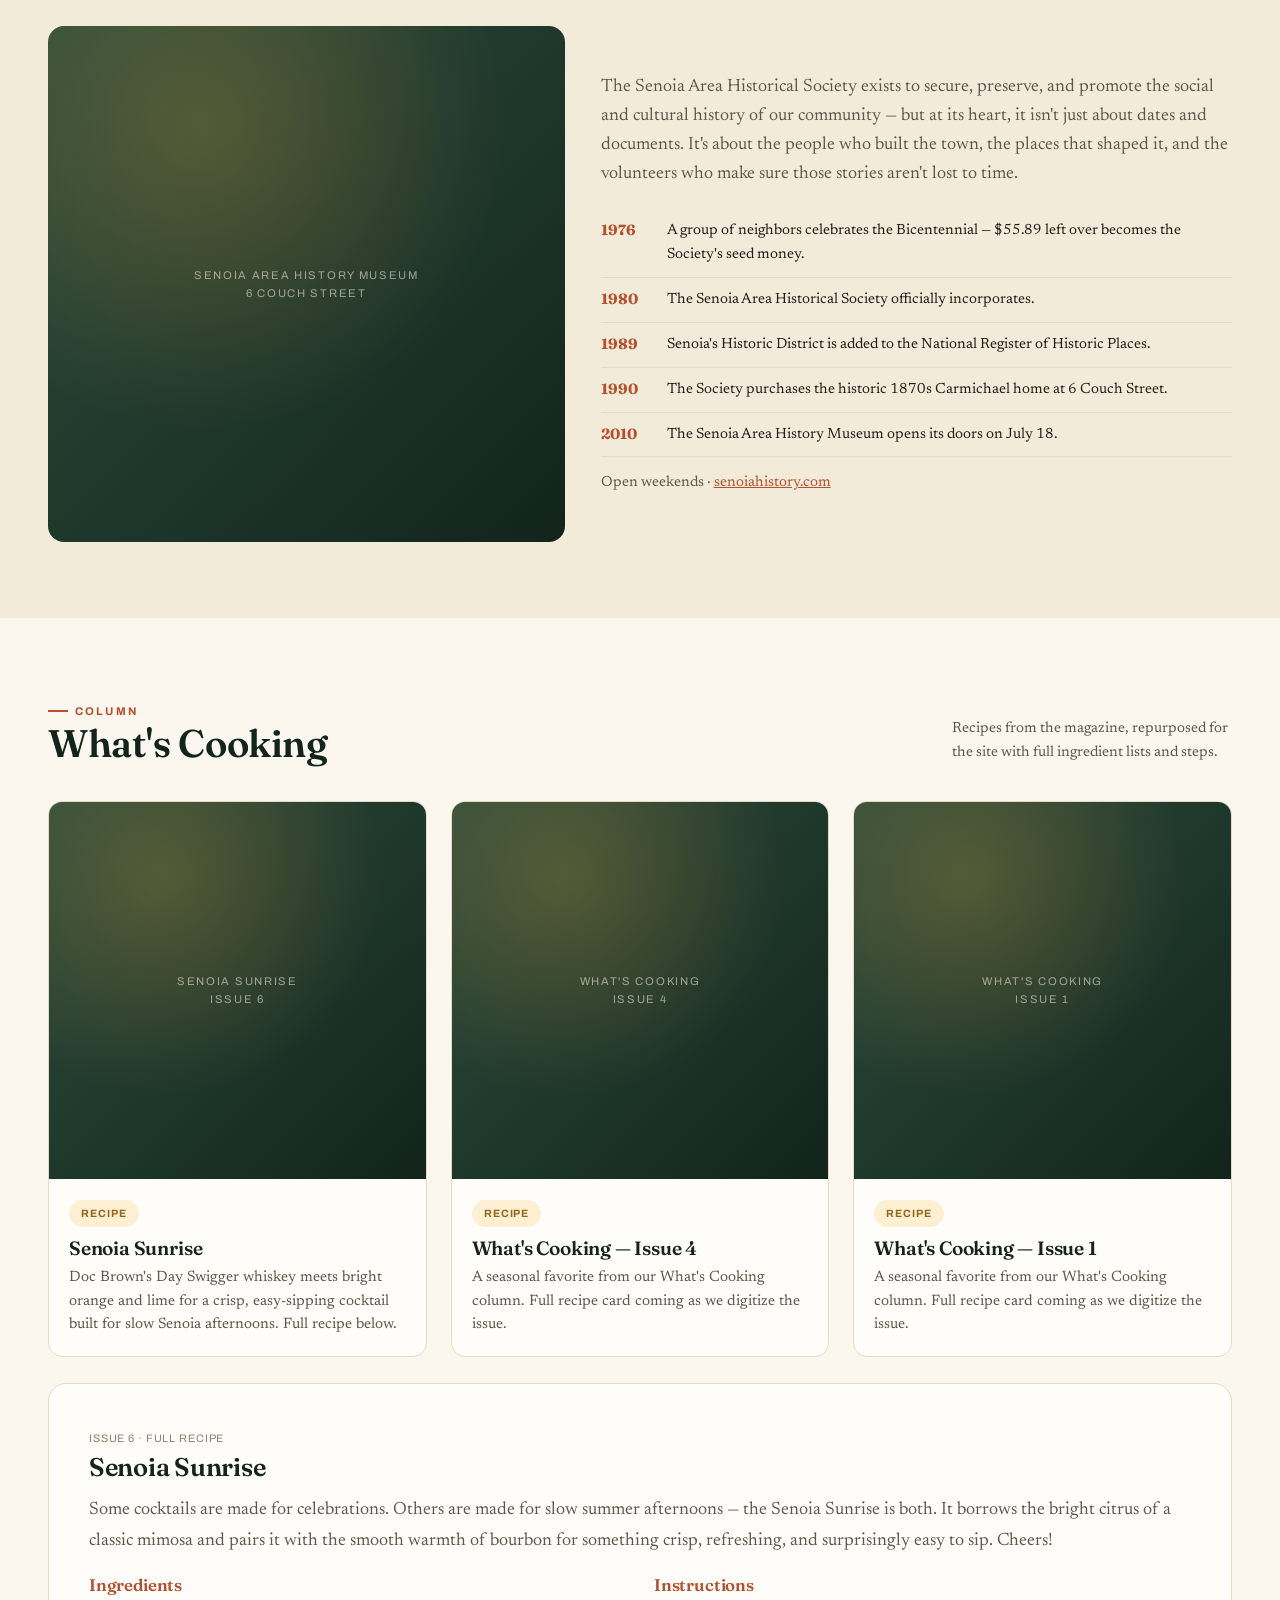
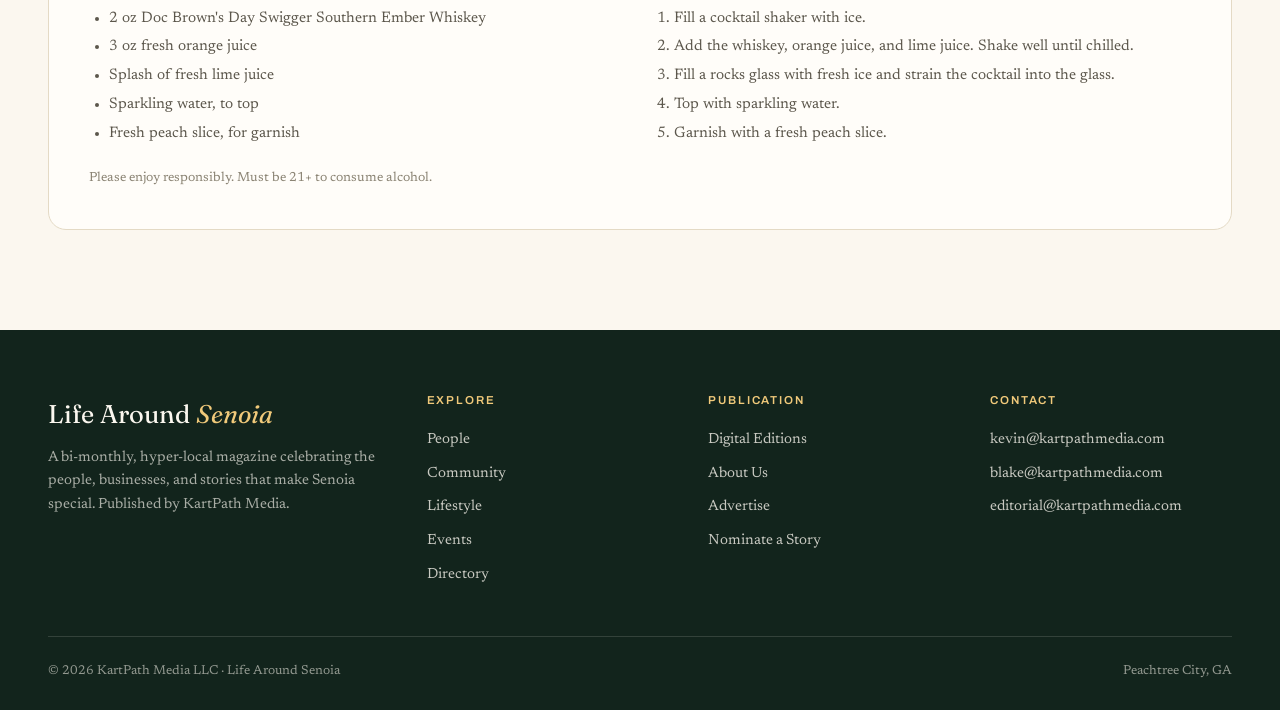
<file: lifestyle.html>
<!DOCTYPE html>
<html lang="en">
<head>
<meta charset="UTF-8">
<meta name="viewport" content="width=device-width, initial-scale=1.0">
<title>Lifestyle — Life Around Senoia</title>
<link rel="preconnect" href="https://fonts.googleapis.com">
<link rel="preconnect" href="https://fonts.gstatic.com" crossorigin>
<link href="https://fonts.googleapis.com/css2?family=Fraunces:ital,opsz,wght@0,9..144,400;0,9..144,500;0,9..144,600;0,9..144,700;0,9..144,900;1,9..144,500;1,9..144,600&family=Newsreader:ital,opsz,wght@0,6..72,400;0,6..72,500;0,6..72,600;1,6..72,400&family=Archivo:wght@400;500;600;700;800&display=swap" rel="stylesheet">
<link rel="stylesheet" href="style.css">
<style>
.page-hero{padding:52px 0 36px}
.page-hero h1{font-size:clamp(2.2rem,4.5vw,3.2rem);margin:14px 0 12px}
.subnav{display:flex;gap:10px;flex-wrap:wrap;margin-top:22px}
.subnav a{font-family:var(--ui);font-weight:700;font-size:.82rem;padding:9px 18px;border-radius:999px;border:1px solid var(--line);background:var(--card)}
.subnav a:hover{border-color:var(--brick);color:var(--brick)}

.sauce-card{background:var(--card);border:1px solid var(--line);border-radius:18px;padding:40px;margin-bottom:24px}
.sauce-card h3{font-size:1.6rem;margin-bottom:14px}
.sauce-card p{color:var(--ink-soft);line-height:1.7;margin-bottom:12px}

.hist-row{display:grid;grid-template-columns:.9fr 1.1fr;gap:36px;align-items:center}
.hist-img{aspect-ratio:1/1;border-radius:16px;overflow:hidden}
.hist-timeline{list-style:none;margin-top:20px}
.hist-timeline li{display:flex;gap:14px;padding:10px 0;border-bottom:1px solid var(--line);font-size:.92rem}
.hist-timeline b{font-family:var(--display);color:var(--brick);min-width:52px}

.recipe-grid{display:grid;grid-template-columns:repeat(3,1fr);gap:24px}
.recipe-card .card-img{aspect-ratio:1/1}

@media(max-width:900px){.hist-row{grid-template-columns:1fr}.recipe-grid{grid-template-columns:1fr 1fr}}
@media(max-width:620px){.recipe-grid{grid-template-columns:1fr}}
</style>
</head>
<body>

<header class="site-header">
  <nav class="nav-bar">
    <a href="index.html" class="brand"><div><div class="brand-mark">Life Around <em>Senoia</em></div><div class="brand-sub">A KartPath Media Publication</div></div></a>
    <ul class="nav-links">
      <li><a href="index.html">Home</a></li>
      <li class="has-dropdown"><a href="people.html">People ▾</a>
        <div class="dropdown"><a href="people.html#featured-families">Featured Families</a><a href="people.html#young-achievers">Young Achievers</a><a href="people.html#pet-of-the-month">Pet of the Month</a><a href="people.html#feature">Feature</a></div>
      </li>
      <li class="has-dropdown"><a href="nonprofit.html">Community ▾</a>
        <div class="dropdown"><a href="nonprofit.html#nonprofit-spotlight">Non-Profit Spotlight</a><a href="nonprofit.html#historic-society">Historic Society</a><a href="nonprofit.html#community-stories">Community Stories</a></div>
      </li>
      <li class="active"><a href="lifestyle.html">Lifestyle</a></li>
      <li><a href="events.html">Events</a></li>
      <li><a href="directory.html">Directory</a></li>
      <li><a href="editions.html">Digital Editions</a></li>
      <li><a href="about.html">About</a></li>
    </ul>
    <a href="advertise.html" class="nav-cta">Advertise With Us</a>
    <button class="nav-toggle">☰</button>
  </nav>
</header>

<section class="page-hero">
  <div class="wrap">
    <span class="eyebrow">Lifestyle</span>
    <h1>The flavor of life around town</h1>
    <p style="color:var(--ink-soft);max-width:620px">History, home cooking, and the reflections that give Senoia its character — the Secret Sauce column, What's Cooking, and stories from the Historical Society.</p>
    <div class="subnav">
      <a href="#secret-sauce">Secret Sauce</a>
      <a href="#historical-society">Historical Society</a>
      <a href="#whats-cooking">What's Cooking</a>
    </div>
  </div>
</section>

<!-- SECRET SAUCE -->
<section id="secret-sauce" style="padding-top:10px">
  <div class="wrap-narrow">
    <div class="section-head" style="margin-bottom:20px"><div><span class="eyebrow">Column</span><h2>Secret Sauce</h2></div></div>

    <div class="sauce-card">
      <span class="issue-chip" style="font-family:var(--ui);font-size:.68rem;color:var(--ink-faint);text-transform:uppercase;letter-spacing:.08em">Issue 6</span>
      <h3>Freedom Worth Celebrating</h3>
      <p>Every July, we're reminded how blessed we are to call America home — and this year, as the country marked its 250th birthday, that gratitude felt even more significant. Here in Senoia, neighbors gathered, fireworks lit up the night sky, and flags waved proudly from front porches all across downtown.</p>
      <p>Among all the freedoms worth celebrating, one is especially easy to overlook: the freedom to worship. Across our community each week, church doors open without fear. It's a reminder that freedom is never something to assume — it's a gift, purchased through sacrifice and worthy of both our gratitude and our remembrance.</p>
    </div>

    <div class="sauce-card">
      <span class="issue-chip" style="font-family:var(--ui);font-size:.68rem;color:var(--ink-faint);text-transform:uppercase;letter-spacing:.08em">Issue 1</span>
      <h3>Community: Senoia's True Secret Sauce</h3>
      <p>Ask anyone what they love about Senoia and you'll almost always hear the same answer: the community. Yes, there's the small-town charm, the Hollywood history, the local shops, parks, and trails — but Senoia's heart runs deeper than those surface-level treasures.</p>
      <p>What makes Senoia so special is the sense of belonging it cultivates. Neighbors care, strangers are welcomed, and differences are respected. It doesn't require uniformity, only unity.</p>
    </div>
  </div>
</section>

<!-- HISTORICAL SOCIETY -->
<section class="on-paper2" id="historical-society">
  <div class="wrap">
    <div class="section-head"><div><span class="eyebrow">Local History</span><h2>Keeping Senoia's Story Alive</h2></div></div>
    <div class="hist-row">
      <div class="hist-img"><div class="photo-placeholder">Senoia Area History Museum<br>6 Couch Street</div></div>
      <div>
        <p style="color:var(--ink-soft);margin-bottom:14px">The Senoia Area Historical Society exists to secure, preserve, and promote the social and cultural history of our community — but at its heart, it isn't just about dates and documents. It's about the people who built the town, the places that shaped it, and the volunteers who make sure those stories aren't lost to time.</p>
        <ul class="hist-timeline">
          <li><b>1976</b> A group of neighbors celebrates the Bicentennial — $55.89 left over becomes the Society's seed money.</li>
          <li><b>1980</b> The Senoia Area Historical Society officially incorporates.</li>
          <li><b>1989</b> Senoia's Historic District is added to the National Register of Historic Places.</li>
          <li><b>1990</b> The Society purchases the historic 1870s Carmichael home at 6 Couch Street.</li>
          <li><b>2010</b> The Senoia Area History Museum opens its doors on July 18.</li>
        </ul>
        <p style="color:var(--ink-soft);margin-top:14px;font-size:.92rem">Open weekends · <a href="https://www.senoiahistory.com" style="text-decoration:underline;color:var(--brick)" target="_blank" rel="noopener">senoiahistory.com</a></p>
      </div>
    </div>
  </div>
</section>

<!-- WHAT'S COOKING -->
<section id="whats-cooking">
  <div class="wrap">
    <div class="section-head">
      <div><span class="eyebrow">Column</span><h2>What's Cooking</h2></div>
      <p style="color:var(--ink-soft);max-width:280px;font-size:.92rem">Recipes from the magazine, repurposed for the site with full ingredient lists and steps.</p>
    </div>
    <div class="recipe-grid">
      <div class="card recipe-card">
        <div class="card-img"><div class="photo-placeholder">Senoia Sunrise<br>Issue 6</div></div>
        <div class="card-body"><span class="tag tag-lifestyle">Recipe</span><h3 class="card-title">Senoia Sunrise</h3><p class="card-dek">Doc Brown's Day Swigger whiskey meets bright orange and lime for a crisp, easy-sipping cocktail built for slow Senoia afternoons. Full recipe below.</p></div>
      </div>
      <div class="card recipe-card">
        <div class="card-img"><div class="photo-placeholder">What's Cooking<br>Issue 4</div></div>
        <div class="card-body"><span class="tag tag-lifestyle">Recipe</span><h3 class="card-title">What's Cooking — Issue 4</h3><p class="card-dek">A seasonal favorite from our What's Cooking column. Full recipe card coming as we digitize the issue.</p></div>
      </div>
      <div class="card recipe-card">
        <div class="card-img"><div class="photo-placeholder">What's Cooking<br>Issue 1</div></div>
        <div class="card-body"><span class="tag tag-lifestyle">Recipe</span><h3 class="card-title">What's Cooking — Issue 1</h3><p class="card-dek">A seasonal favorite from our What's Cooking column. Full recipe card coming as we digitize the issue.</p></div>
      </div>
    </div>

    <div class="sauce-card" style="margin-top:26px">
      <span class="issue-chip" style="font-family:var(--ui);font-size:.68rem;color:var(--ink-faint);text-transform:uppercase;letter-spacing:.08em">Issue 6 · Full Recipe</span>
      <h3>Senoia Sunrise</h3>
      <p>Some cocktails are made for celebrations. Others are made for slow summer afternoons — the Senoia Sunrise is both. It borrows the bright citrus of a classic mimosa and pairs it with the smooth warmth of bourbon for something crisp, refreshing, and surprisingly easy to sip. Cheers!</p>
      <div style="display:grid;grid-template-columns:repeat(auto-fit,minmax(240px,1fr));gap:28px;margin-top:20px">
        <div>
          <h4 style="font-size:1.05rem;color:var(--brick);margin-bottom:10px">Ingredients</h4>
          <ul style="list-style:disc;padding-left:20px;color:var(--ink-soft);font-size:.95rem;line-height:1.9">
            <li>2 oz Doc Brown's Day Swigger Southern Ember Whiskey</li>
            <li>3 oz fresh orange juice</li>
            <li>Splash of fresh lime juice</li>
            <li>Sparkling water, to top</li>
            <li>Fresh peach slice, for garnish</li>
          </ul>
        </div>
        <div>
          <h4 style="font-size:1.05rem;color:var(--brick);margin-bottom:10px">Instructions</h4>
          <ol style="list-style:decimal;padding-left:20px;color:var(--ink-soft);font-size:.95rem;line-height:1.9">
            <li>Fill a cocktail shaker with ice.</li>
            <li>Add the whiskey, orange juice, and lime juice. Shake well until chilled.</li>
            <li>Fill a rocks glass with fresh ice and strain the cocktail into the glass.</li>
            <li>Top with sparkling water.</li>
            <li>Garnish with a fresh peach slice.</li>
          </ol>
        </div>
      </div>
      <p style="font-size:.82rem;color:var(--ink-faint);margin-top:18px;margin-bottom:0">Please enjoy responsibly. Must be 21+ to consume alcohol.</p>
    </div>
  </div>
</section>

<footer class="site-footer">
  <div class="wrap">
    <div class="footer-grid">
      <div><div class="footer-brand">Life Around <em style="color:var(--honey-soft);font-style:italic">Senoia</em></div>
        <p class="footer-tag">A bi-monthly, hyper-local magazine celebrating the people, businesses, and stories that make Senoia special. Published by KartPath Media.</p></div>
      <div><h4>Explore</h4><a href="people.html">People</a><a href="nonprofit.html">Community</a><a href="lifestyle.html">Lifestyle</a><a href="events.html">Events</a><a href="directory.html">Directory</a></div>
      <div><h4>Publication</h4><a href="editions.html">Digital Editions</a><a href="about.html">About Us</a><a href="advertise.html">Advertise</a><a href="about.html#nominate">Nominate a Story</a></div>
      <div><h4>Contact</h4><a href="mailto:kevin@kartpathmedia.com">kevin@kartpathmedia.com</a><a href="mailto:blake@kartpathmedia.com">blake@kartpathmedia.com</a><a href="mailto:editorial@kartpathmedia.com">editorial@kartpathmedia.com</a></div>
    </div>
    <div class="footer-bottom"><span>© 2026 KartPath Media LLC · Life Around Senoia</span><span>Peachtree City, GA</span></div>
  </div>
</footer>
<script src="script.js"></script>
</body>
</html>
</file>
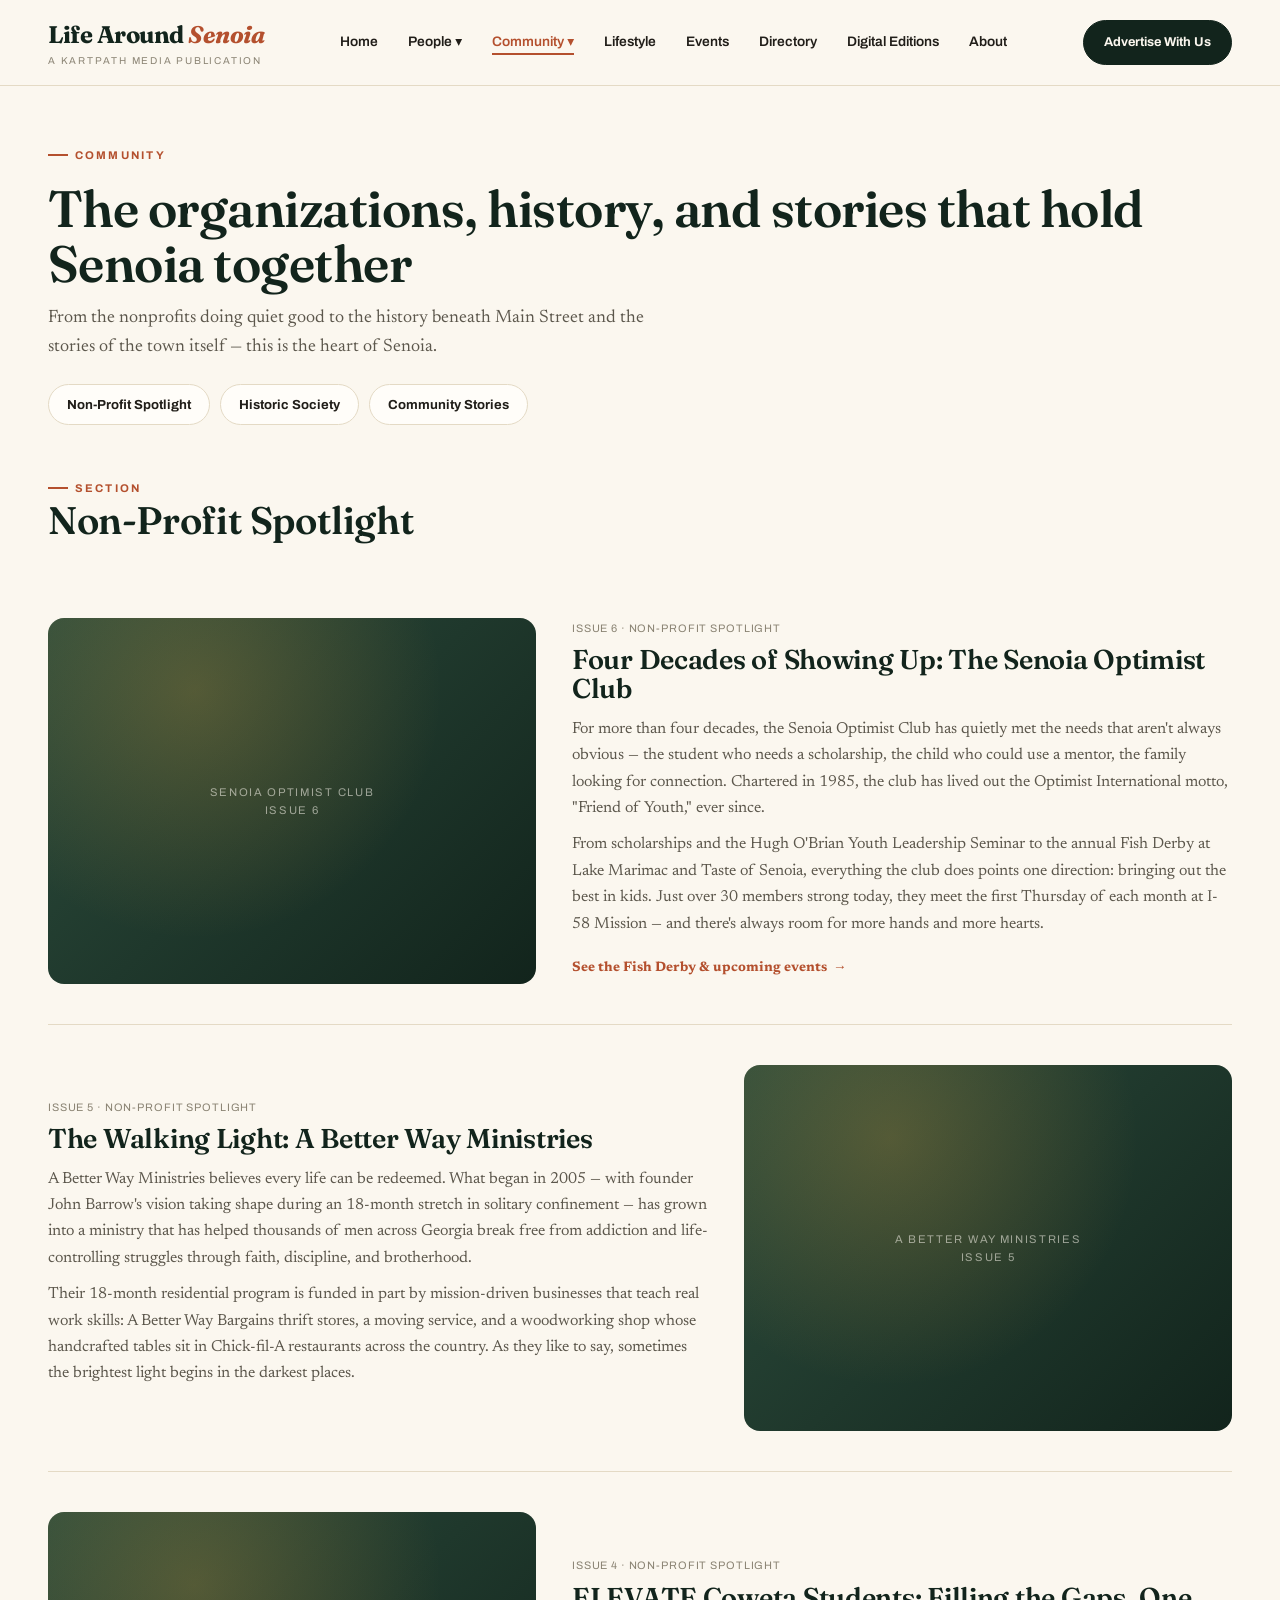
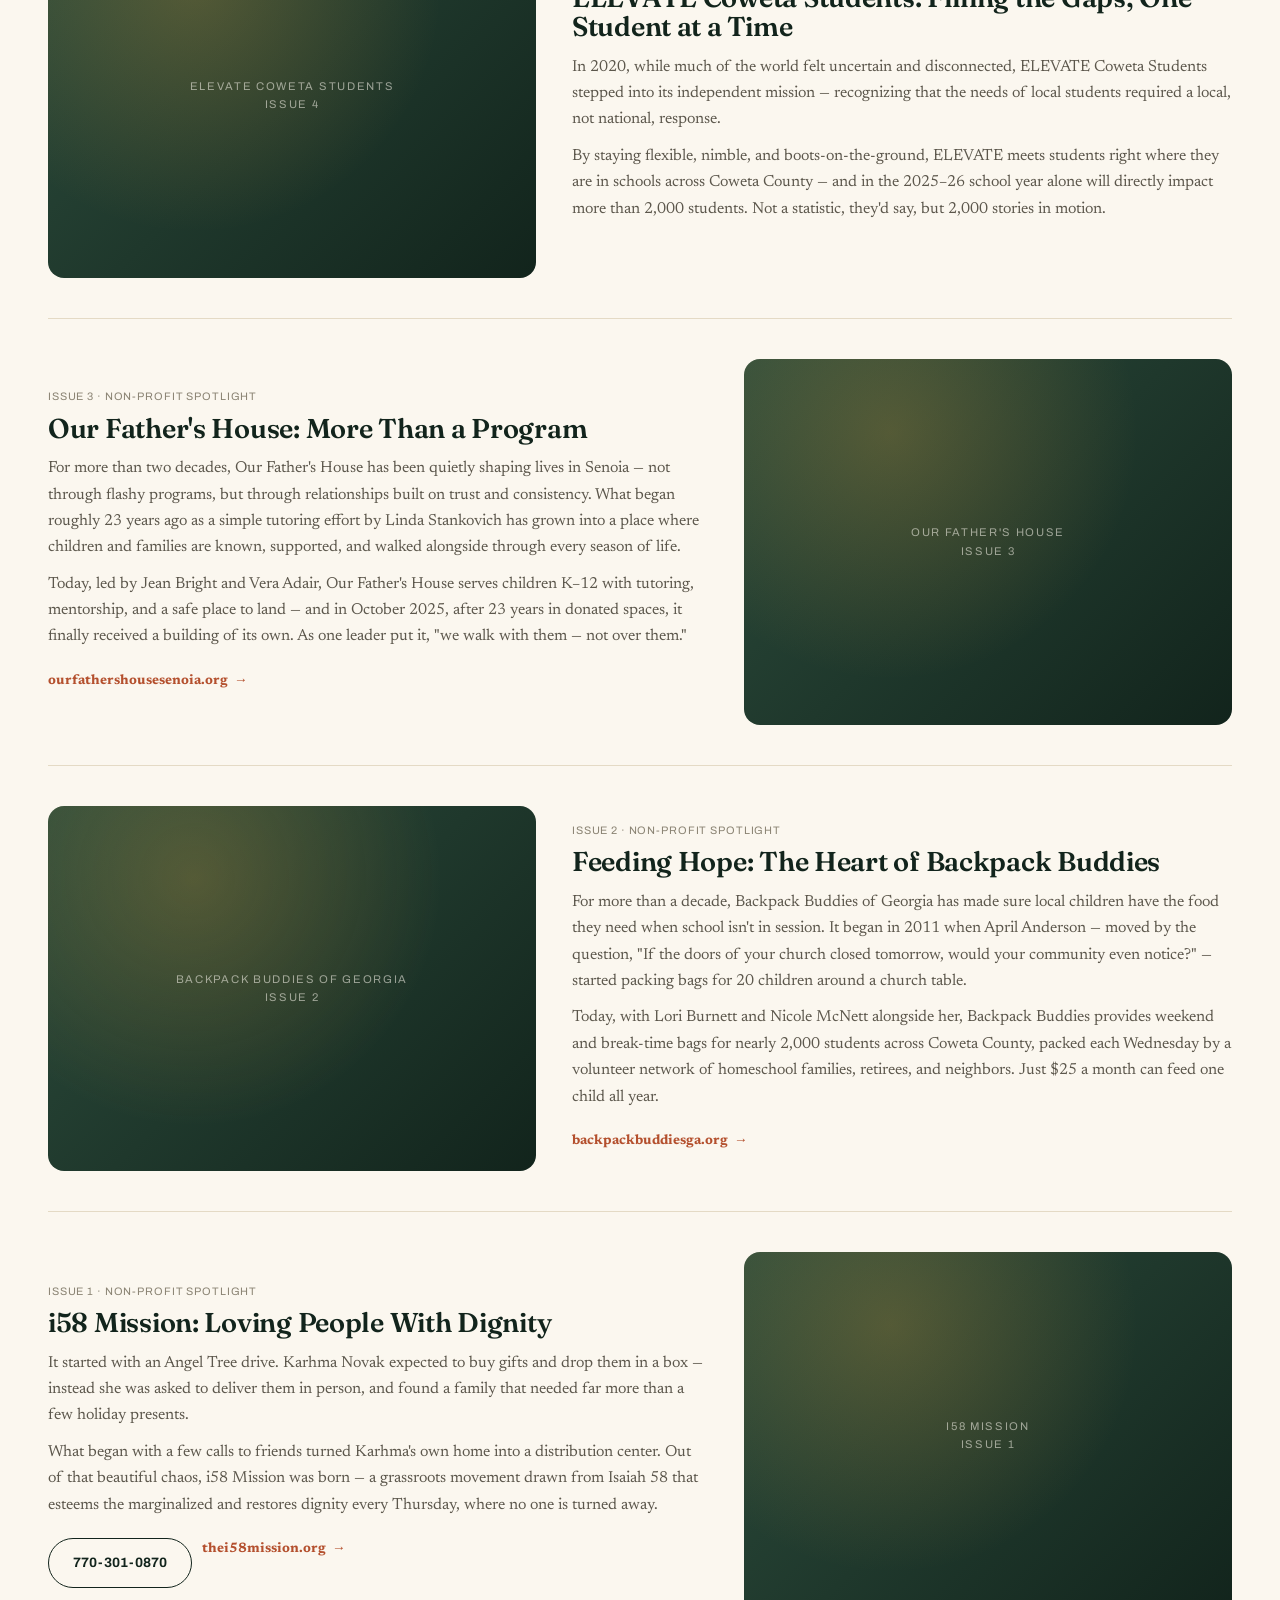
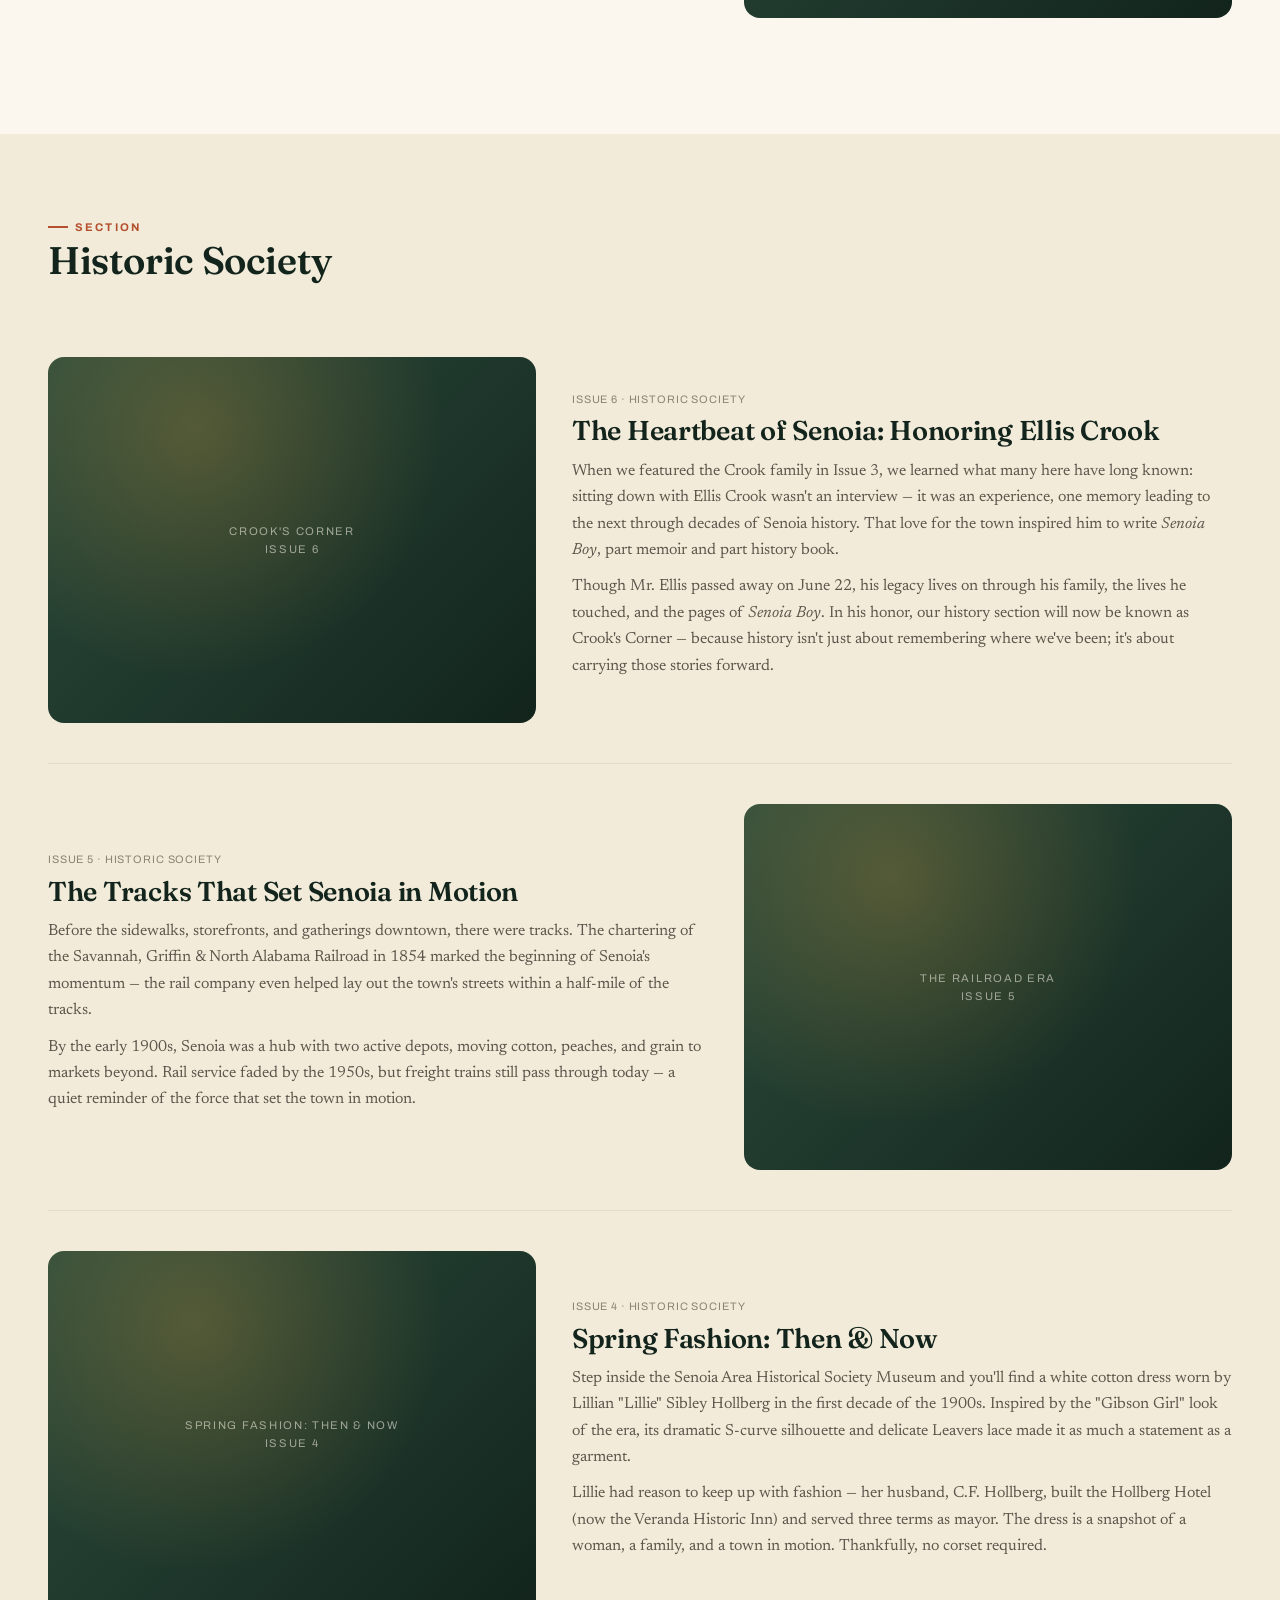
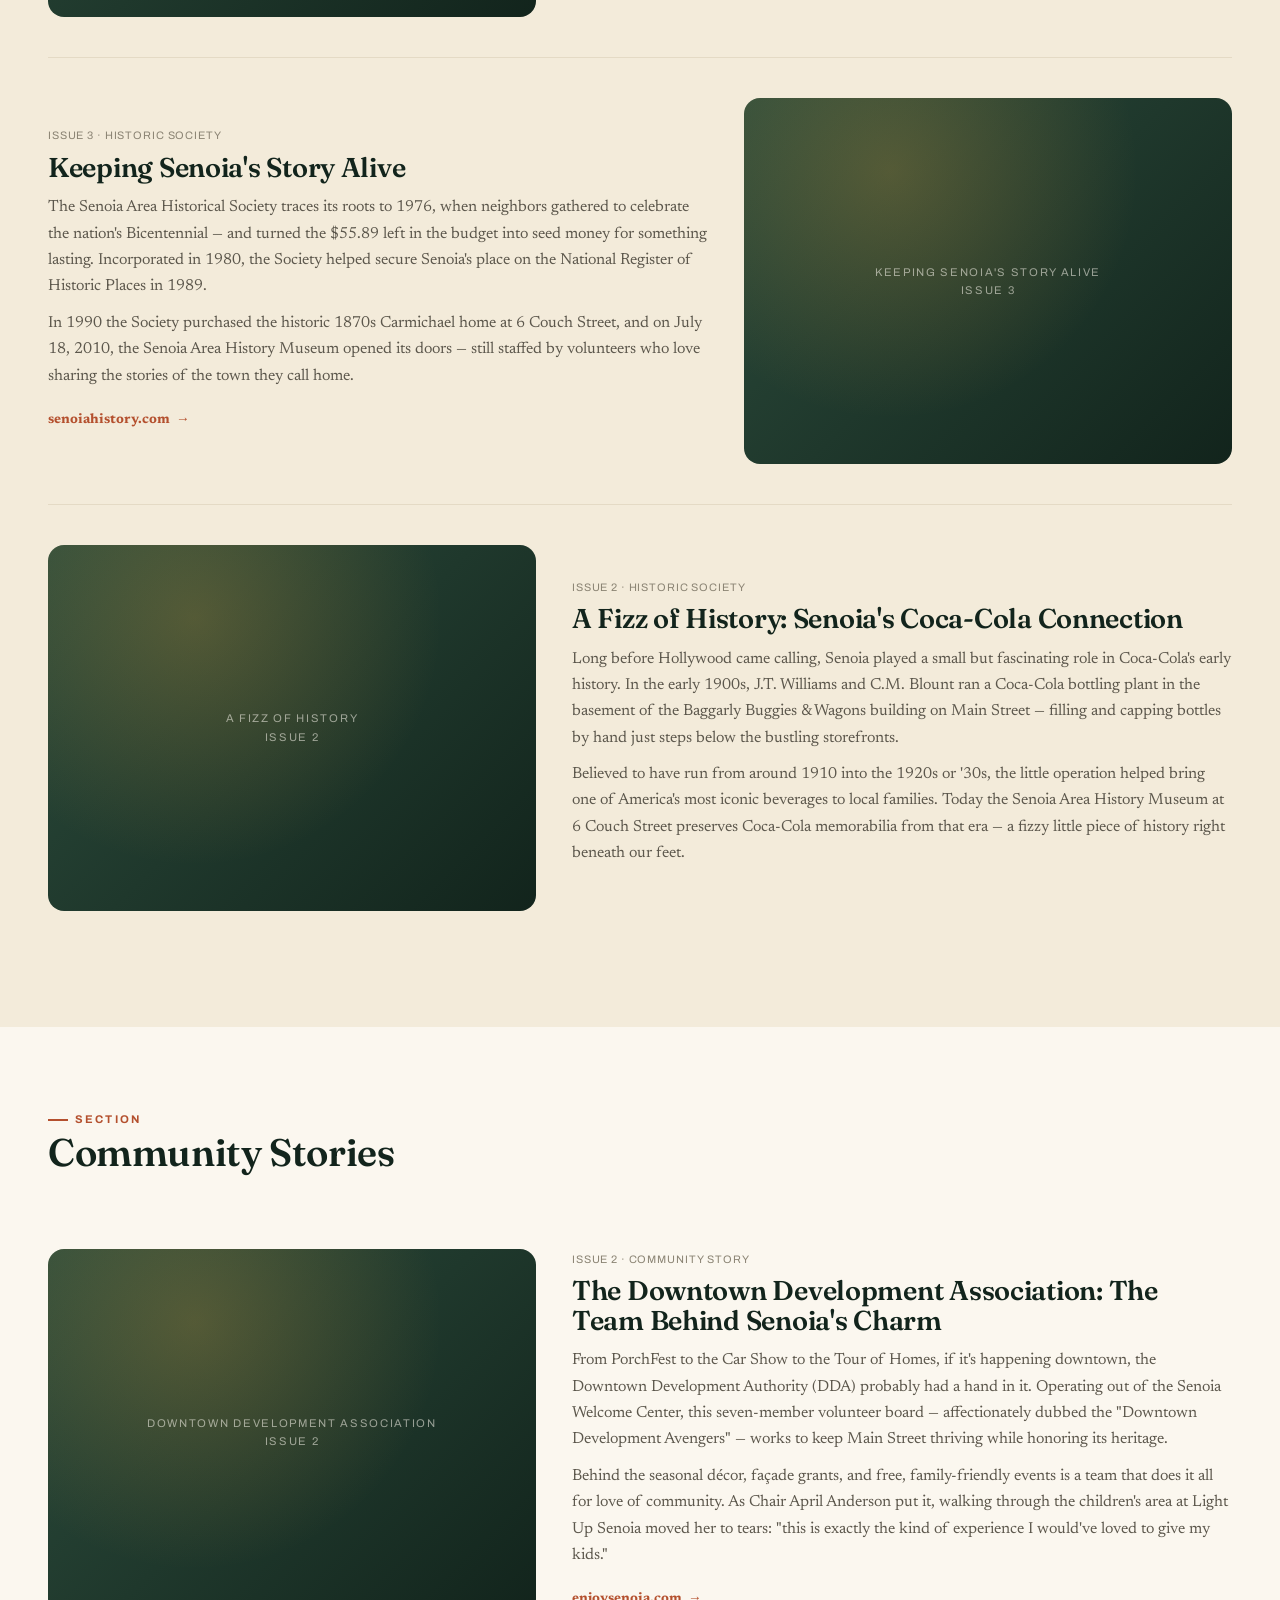
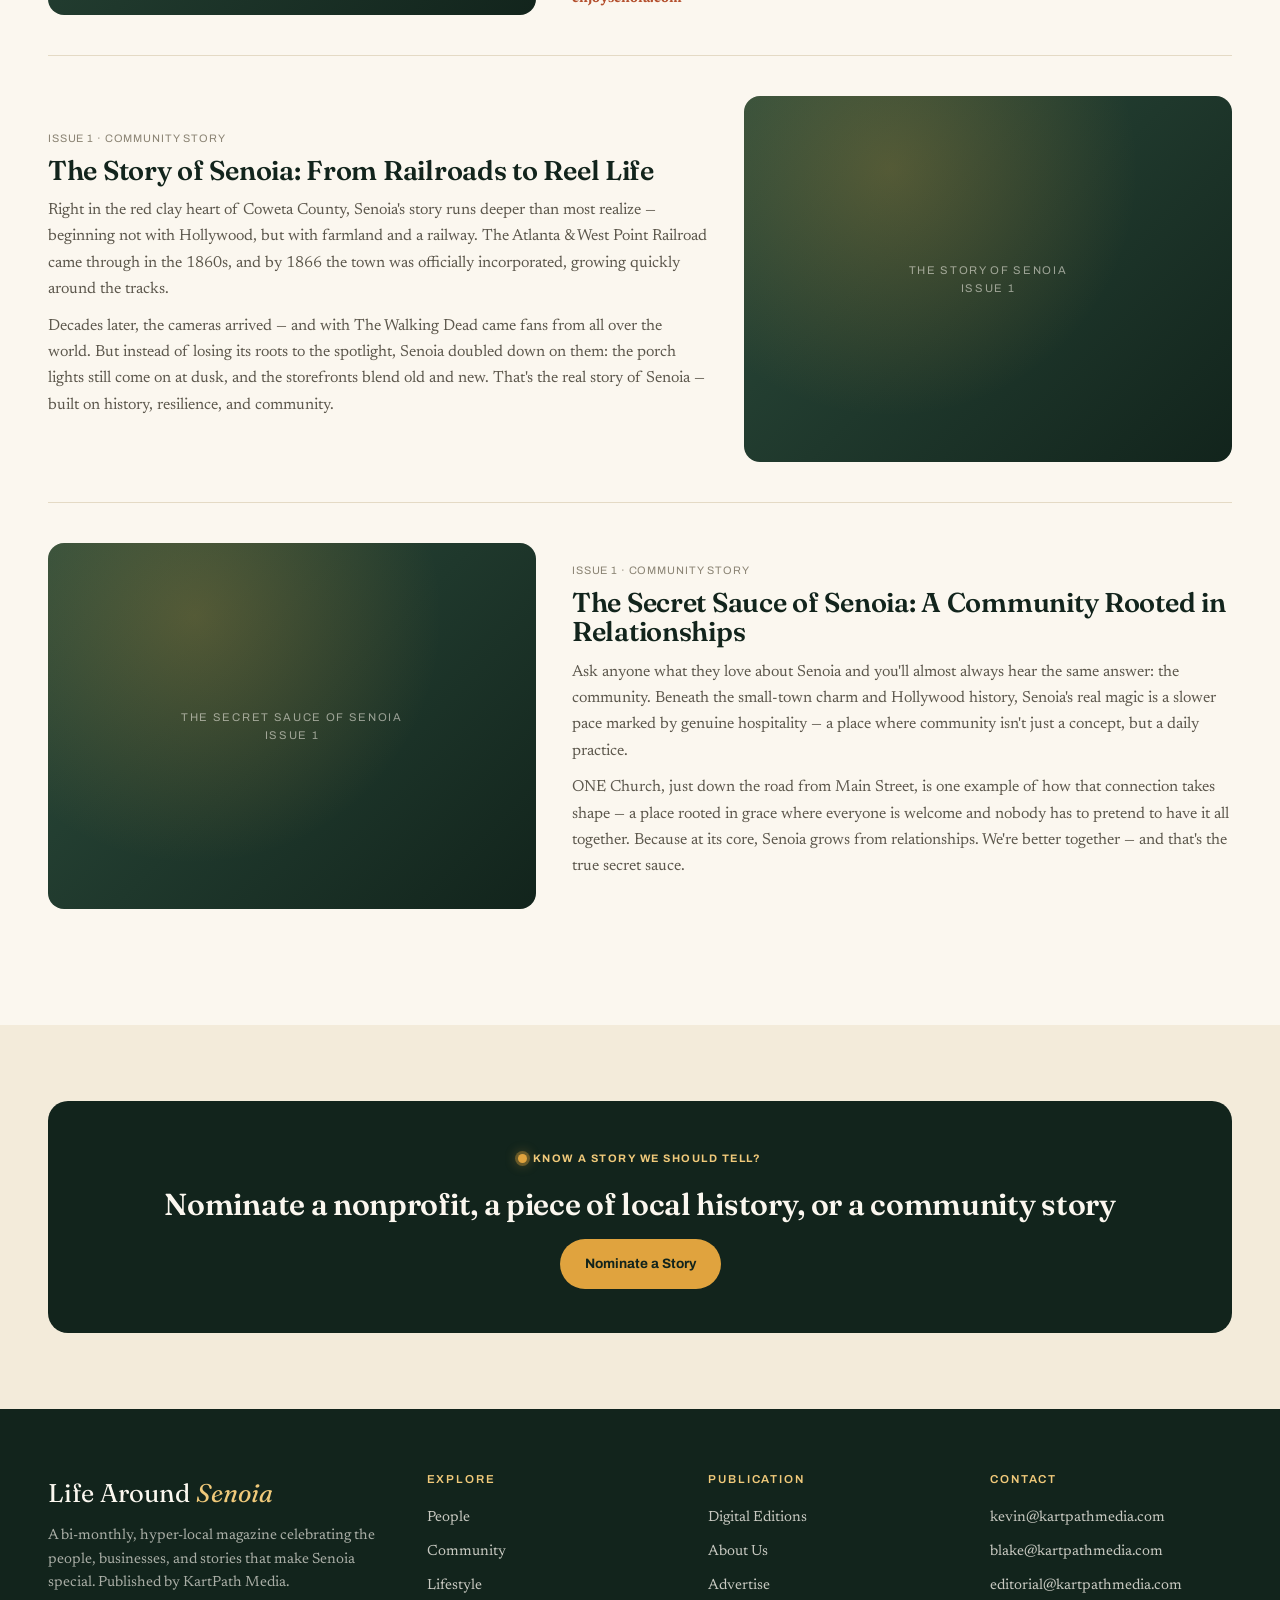
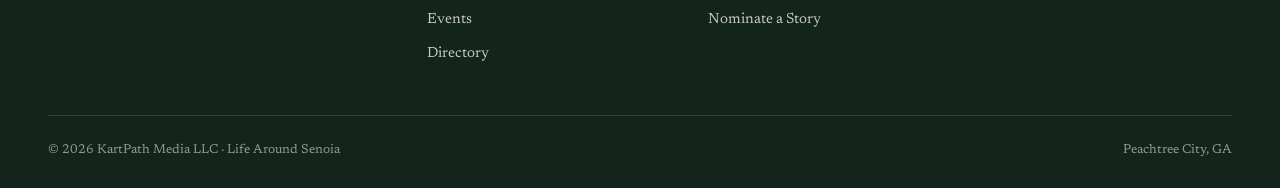
<file: nonprofit.html>
<!DOCTYPE html>
<html lang="en">
<head>
<meta charset="UTF-8">
<meta name="viewport" content="width=device-width, initial-scale=1.0">
<title>Community — Life Around Senoia</title>
<link rel="preconnect" href="https://fonts.googleapis.com">
<link rel="preconnect" href="https://fonts.gstatic.com" crossorigin>
<link href="https://fonts.googleapis.com/css2?family=Fraunces:ital,opsz,wght@0,9..144,400;0,9..144,500;0,9..144,600;0,9..144,700;0,9..144,900;1,9..144,500;1,9..144,600&family=Newsreader:ital,opsz,wght@0,6..72,400;0,6..72,500;0,6..72,600;1,6..72,400&family=Archivo:wght@400;500;600;700;800&display=swap" rel="stylesheet">
<link rel="stylesheet" href="style.css">
<style>
.page-hero{padding:52px 0 36px}
.page-hero h1{font-size:clamp(2.2rem,4.5vw,3.2rem);margin:14px 0 12px}
.subnav{display:flex;gap:10px;flex-wrap:wrap;margin-top:22px}
.subnav a{font-family:var(--ui);font-weight:700;font-size:.82rem;padding:9px 18px;border-radius:999px;border:1px solid var(--line);background:var(--card)}
.subnav a:hover{border-color:var(--brick);color:var(--brick)}
.np-row{display:grid;grid-template-columns:.85fr 1.15fr;gap:36px;align-items:center;padding:40px 0;border-bottom:1px solid var(--line)}
.np-row:last-child{border-bottom:none}
.np-row.reverse{grid-template-columns:1.15fr .85fr}
.np-row.reverse .np-img{order:2}
.np-img{aspect-ratio:4/3;border-radius:16px;overflow:hidden}
.np-copy .issue-chip{font-family:var(--ui);font-size:.68rem;color:var(--ink-faint);letter-spacing:.08em;text-transform:uppercase;margin-bottom:8px;display:block}
.np-copy h3{font-size:1.7rem;margin-bottom:12px}
.np-copy p{color:var(--ink-soft);font-size:1rem;line-height:1.65;margin-bottom:10px}
.np-cta{display:inline-flex;gap:10px;margin-top:10px;flex-wrap:wrap}
.involved-strip{background:var(--pine-deep);border-radius:20px;padding:44px;text-align:center;color:var(--paper)}
@media(max-width:900px){.np-row,.np-row.reverse{grid-template-columns:1fr}.np-row.reverse .np-img{order:0}}
</style>
</head>
<body>

<header class="site-header">
  <nav class="nav-bar">
    <a href="index.html" class="brand"><div><div class="brand-mark">Life Around <em>Senoia</em></div><div class="brand-sub">A KartPath Media Publication</div></div></a>
    <ul class="nav-links">
      <li><a href="index.html">Home</a></li>
      <li class="has-dropdown"><a href="people.html">People ▾</a>
        <div class="dropdown"><a href="people.html#featured-families">Featured Families</a><a href="people.html#young-achievers">Young Achievers</a><a href="people.html#pet-of-the-month">Pet of the Month</a><a href="people.html#feature">Feature</a></div>
      </li>
      <li class="has-dropdown active"><a href="nonprofit.html">Community ▾</a>
        <div class="dropdown"><a href="nonprofit.html#nonprofit-spotlight">Non-Profit Spotlight</a><a href="nonprofit.html#historic-society">Historic Society</a><a href="nonprofit.html#community-stories">Community Stories</a></div>
      </li>
      <li><a href="lifestyle.html">Lifestyle</a></li>
      <li><a href="events.html">Events</a></li>
      <li><a href="directory.html">Directory</a></li>
      <li><a href="editions.html">Digital Editions</a></li>
      <li><a href="about.html">About</a></li>
    </ul>
    <a href="advertise.html" class="nav-cta">Advertise With Us</a>
    <button class="nav-toggle">☰</button>
  </nav>
</header>

<section class="page-hero">
  <div class="wrap">
    <span class="eyebrow">Community</span>
    <h1>The organizations, history, and stories that hold Senoia together</h1>
    <p style="color:var(--ink-soft);max-width:640px">From the nonprofits doing quiet good to the history beneath Main Street and the stories of the town itself — this is the heart of Senoia.</p>
    <div class="subnav">
      <a href="#nonprofit-spotlight">Non-Profit Spotlight</a>
      <a href="#historic-society">Historic Society</a>
      <a href="#community-stories">Community Stories</a>
    </div>
  </div>
</section>

<!-- NON-PROFIT SPOTLIGHT -->
<section id="nonprofit-spotlight" style="padding-top:10px">
  <div class="wrap">
    <div class="section-head"><div><span class="eyebrow">Section</span><h2>Non-Profit Spotlight</h2></div></div>

    <div class="np-row">
      <div class="np-img"><div class="photo-placeholder">Senoia Optimist Club<br>Issue 6</div></div>
      <div class="np-copy">
        <span class="issue-chip">Issue 6 · Non-Profit Spotlight</span>
        <h3>Four Decades of Showing Up: The Senoia Optimist Club</h3>
        <p>For more than four decades, the Senoia Optimist Club has quietly met the needs that aren't always obvious — the student who needs a scholarship, the child who could use a mentor, the family looking for connection. Chartered in 1985, the club has lived out the Optimist International motto, "Friend of Youth," ever since.</p>
        <p>From scholarships and the Hugh O'Brian Youth Leadership Seminar to the annual Fish Derby at Lake Marimac and Taste of Senoia, everything the club does points one direction: bringing out the best in kids. Just over 30 members strong today, they meet the first Thursday of each month at I-58 Mission — and there's always room for more hands and more hearts.</p>
        <div class="np-cta"><a href="events.html" class="btn-ghost">See the Fish Derby &amp; upcoming events</a></div>
      </div>
    </div>

    <div class="np-row reverse">
      <div class="np-img"><div class="photo-placeholder">A Better Way Ministries<br>Issue 5</div></div>
      <div class="np-copy">
        <span class="issue-chip">Issue 5 · Non-Profit Spotlight</span>
        <h3>The Walking Light: A Better Way Ministries</h3>
        <p>A Better Way Ministries believes every life can be redeemed. What began in 2005 — with founder John Barrow's vision taking shape during an 18-month stretch in solitary confinement — has grown into a ministry that has helped thousands of men across Georgia break free from addiction and life-controlling struggles through faith, discipline, and brotherhood.</p>
        <p>Their 18-month residential program is funded in part by mission-driven businesses that teach real work skills: A Better Way Bargains thrift stores, a moving service, and a woodworking shop whose handcrafted tables sit in Chick-fil-A restaurants across the country. As they like to say, sometimes the brightest light begins in the darkest places.</p>
      </div>
    </div>

    <div class="np-row">
      <div class="np-img"><div class="photo-placeholder">ELEVATE Coweta Students<br>Issue 4</div></div>
      <div class="np-copy">
        <span class="issue-chip">Issue 4 · Non-Profit Spotlight</span>
        <h3>ELEVATE Coweta Students: Filling the Gaps, One Student at a Time</h3>
        <p>In 2020, while much of the world felt uncertain and disconnected, ELEVATE Coweta Students stepped into its independent mission — recognizing that the needs of local students required a local, not national, response.</p>
        <p>By staying flexible, nimble, and boots-on-the-ground, ELEVATE meets students right where they are in schools across Coweta County — and in the 2025–26 school year alone will directly impact more than 2,000 students. Not a statistic, they'd say, but 2,000 stories in motion.</p>
      </div>
    </div>

    <div class="np-row reverse">
      <div class="np-img"><div class="photo-placeholder">Our Father's House<br>Issue 3</div></div>
      <div class="np-copy">
        <span class="issue-chip">Issue 3 · Non-Profit Spotlight</span>
        <h3>Our Father's House: More Than a Program</h3>
        <p>For more than two decades, Our Father's House has been quietly shaping lives in Senoia — not through flashy programs, but through relationships built on trust and consistency. What began roughly 23 years ago as a simple tutoring effort by Linda Stankovich has grown into a place where children and families are known, supported, and walked alongside through every season of life.</p>
        <p>Today, led by Jean Bright and Vera Adair, Our Father's House serves children K–12 with tutoring, mentorship, and a safe place to land — and in October 2025, after 23 years in donated spaces, it finally received a building of its own. As one leader put it, "we walk with them — not over them."</p>
        <div class="np-cta"><a href="https://www.ourfathershousesenoia.org" class="btn-ghost" target="_blank" rel="noopener">ourfathershousesenoia.org</a></div>
      </div>
    </div>

    <div class="np-row">
      <div class="np-img"><div class="photo-placeholder">Backpack Buddies of Georgia<br>Issue 2</div></div>
      <div class="np-copy">
        <span class="issue-chip">Issue 2 · Non-Profit Spotlight</span>
        <h3>Feeding Hope: The Heart of Backpack Buddies</h3>
        <p>For more than a decade, Backpack Buddies of Georgia has made sure local children have the food they need when school isn't in session. It began in 2011 when April Anderson — moved by the question, "If the doors of your church closed tomorrow, would your community even notice?" — started packing bags for 20 children around a church table.</p>
        <p>Today, with Lori Burnett and Nicole McNett alongside her, Backpack Buddies provides weekend and break-time bags for nearly 2,000 students across Coweta County, packed each Wednesday by a volunteer network of homeschool families, retirees, and neighbors. Just $25 a month can feed one child all year.</p>
        <div class="np-cta"><a href="https://www.backpackbuddiesga.org" class="btn-ghost" target="_blank" rel="noopener">backpackbuddiesga.org</a></div>
      </div>
    </div>

    <div class="np-row reverse">
      <div class="np-img"><div class="photo-placeholder">i58 Mission<br>Issue 1</div></div>
      <div class="np-copy">
        <span class="issue-chip">Issue 1 · Non-Profit Spotlight</span>
        <h3>i58 Mission: Loving People With Dignity</h3>
        <p>It started with an Angel Tree drive. Karhma Novak expected to buy gifts and drop them in a box — instead she was asked to deliver them in person, and found a family that needed far more than a few holiday presents.</p>
        <p>What began with a few calls to friends turned Karhma's own home into a distribution center. Out of that beautiful chaos, i58 Mission was born — a grassroots movement drawn from Isaiah 58 that esteems the marginalized and restores dignity every Thursday, where no one is turned away.</p>
        <div class="np-cta"><a href="tel:7703010870" class="btn btn-outline">770-301-0870</a><a href="https://www.thei58mission.org" class="btn-ghost" target="_blank" rel="noopener">thei58mission.org</a></div>
      </div>
    </div>

  </div>
</section>

<!-- HISTORIC SOCIETY -->
<section id="historic-society" class="on-paper2">
  <div class="wrap">
    <div class="section-head"><div><span class="eyebrow">Section</span><h2>Historic Society</h2></div></div>

    <div class="np-row">
      <div class="np-img"><div class="photo-placeholder">Crook's Corner<br>Issue 6</div></div>
      <div class="np-copy">
        <span class="issue-chip">Issue 6 · Historic Society</span>
        <h3>The Heartbeat of Senoia: Honoring Ellis Crook</h3>
        <p>When we featured the Crook family in Issue 3, we learned what many here have long known: sitting down with Ellis Crook wasn't an interview — it was an experience, one memory leading to the next through decades of Senoia history. That love for the town inspired him to write <em>Senoia Boy</em>, part memoir and part history book.</p>
        <p>Though Mr. Ellis passed away on June 22, his legacy lives on through his family, the lives he touched, and the pages of <em>Senoia Boy</em>. In his honor, our history section will now be known as Crook's Corner — because history isn't just about remembering where we've been; it's about carrying those stories forward.</p>
      </div>
    </div>

    <div class="np-row reverse">
      <div class="np-img"><div class="photo-placeholder">The Railroad Era<br>Issue 5</div></div>
      <div class="np-copy">
        <span class="issue-chip">Issue 5 · Historic Society</span>
        <h3>The Tracks That Set Senoia in Motion</h3>
        <p>Before the sidewalks, storefronts, and gatherings downtown, there were tracks. The chartering of the Savannah, Griffin &amp; North Alabama Railroad in 1854 marked the beginning of Senoia's momentum — the rail company even helped lay out the town's streets within a half-mile of the tracks.</p>
        <p>By the early 1900s, Senoia was a hub with two active depots, moving cotton, peaches, and grain to markets beyond. Rail service faded by the 1950s, but freight trains still pass through today — a quiet reminder of the force that set the town in motion.</p>
      </div>
    </div>

    <div class="np-row">
      <div class="np-img"><div class="photo-placeholder">Spring Fashion: Then &amp; Now<br>Issue 4</div></div>
      <div class="np-copy">
        <span class="issue-chip">Issue 4 · Historic Society</span>
        <h3>Spring Fashion: Then &amp; Now</h3>
        <p>Step inside the Senoia Area Historical Society Museum and you'll find a white cotton dress worn by Lillian "Lillie" Sibley Hollberg in the first decade of the 1900s. Inspired by the "Gibson Girl" look of the era, its dramatic S-curve silhouette and delicate Leavers lace made it as much a statement as a garment.</p>
        <p>Lillie had reason to keep up with fashion — her husband, C.F. Hollberg, built the Hollberg Hotel (now the Veranda Historic Inn) and served three terms as mayor. The dress is a snapshot of a woman, a family, and a town in motion. Thankfully, no corset required.</p>
      </div>
    </div>

    <div class="np-row reverse">
      <div class="np-img"><div class="photo-placeholder">Keeping Senoia's Story Alive<br>Issue 3</div></div>
      <div class="np-copy">
        <span class="issue-chip">Issue 3 · Historic Society</span>
        <h3>Keeping Senoia's Story Alive</h3>
        <p>The Senoia Area Historical Society traces its roots to 1976, when neighbors gathered to celebrate the nation's Bicentennial — and turned the $55.89 left in the budget into seed money for something lasting. Incorporated in 1980, the Society helped secure Senoia's place on the National Register of Historic Places in 1989.</p>
        <p>In 1990 the Society purchased the historic 1870s Carmichael home at 6 Couch Street, and on July 18, 2010, the Senoia Area History Museum opened its doors — still staffed by volunteers who love sharing the stories of the town they call home.</p>
        <div class="np-cta"><a href="https://www.senoiahistory.com" class="btn-ghost" target="_blank" rel="noopener">senoiahistory.com</a></div>
      </div>
    </div>

    <div class="np-row">
      <div class="np-img"><div class="photo-placeholder">A Fizz of History<br>Issue 2</div></div>
      <div class="np-copy">
        <span class="issue-chip">Issue 2 · Historic Society</span>
        <h3>A Fizz of History: Senoia's Coca-Cola Connection</h3>
        <p>Long before Hollywood came calling, Senoia played a small but fascinating role in Coca-Cola's early history. In the early 1900s, J.T. Williams and C.M. Blount ran a Coca-Cola bottling plant in the basement of the Baggarly Buggies &amp; Wagons building on Main Street — filling and capping bottles by hand just steps below the bustling storefronts.</p>
        <p>Believed to have run from around 1910 into the 1920s or '30s, the little operation helped bring one of America's most iconic beverages to local families. Today the Senoia Area History Museum at 6 Couch Street preserves Coca-Cola memorabilia from that era — a fizzy little piece of history right beneath our feet.</p>
      </div>
    </div>

  </div>
</section>

<!-- COMMUNITY STORIES -->
<section id="community-stories">
  <div class="wrap">
    <div class="section-head"><div><span class="eyebrow">Section</span><h2>Community Stories</h2></div></div>

    <div class="np-row">
      <div class="np-img"><div class="photo-placeholder">Downtown Development Association<br>Issue 2</div></div>
      <div class="np-copy">
        <span class="issue-chip">Issue 2 · Community Story</span>
        <h3>The Downtown Development Association: The Team Behind Senoia's Charm</h3>
        <p>From PorchFest to the Car Show to the Tour of Homes, if it's happening downtown, the Downtown Development Authority (DDA) probably had a hand in it. Operating out of the Senoia Welcome Center, this seven-member volunteer board — affectionately dubbed the "Downtown Development Avengers" — works to keep Main Street thriving while honoring its heritage.</p>
        <p>Behind the seasonal décor, façade grants, and free, family-friendly events is a team that does it all for love of community. As Chair April Anderson put it, walking through the children's area at Light Up Senoia moved her to tears: "this is exactly the kind of experience I would've loved to give my kids."</p>
        <div class="np-cta"><a href="https://www.enjoysenoia.com" class="btn-ghost" target="_blank" rel="noopener">enjoysenoia.com</a></div>
      </div>
    </div>

    <div class="np-row reverse">
      <div class="np-img"><div class="photo-placeholder">The Story of Senoia<br>Issue 1</div></div>
      <div class="np-copy">
        <span class="issue-chip">Issue 1 · Community Story</span>
        <h3>The Story of Senoia: From Railroads to Reel Life</h3>
        <p>Right in the red clay heart of Coweta County, Senoia's story runs deeper than most realize — beginning not with Hollywood, but with farmland and a railway. The Atlanta &amp; West Point Railroad came through in the 1860s, and by 1866 the town was officially incorporated, growing quickly around the tracks.</p>
        <p>Decades later, the cameras arrived — and with The Walking Dead came fans from all over the world. But instead of losing its roots to the spotlight, Senoia doubled down on them: the porch lights still come on at dusk, and the storefronts blend old and new. That's the real story of Senoia — built on history, resilience, and community.</p>
      </div>
    </div>

    <div class="np-row">
      <div class="np-img"><div class="photo-placeholder">The Secret Sauce of Senoia<br>Issue 1</div></div>
      <div class="np-copy">
        <span class="issue-chip">Issue 1 · Community Story</span>
        <h3>The Secret Sauce of Senoia: A Community Rooted in Relationships</h3>
        <p>Ask anyone what they love about Senoia and you'll almost always hear the same answer: the community. Beneath the small-town charm and Hollywood history, Senoia's real magic is a slower pace marked by genuine hospitality — a place where community isn't just a concept, but a daily practice.</p>
        <p>ONE Church, just down the road from Main Street, is one example of how that connection takes shape — a place rooted in grace where everyone is welcome and nobody has to pretend to have it all together. Because at its core, Senoia grows from relationships. We're better together — and that's the true secret sauce.</p>
      </div>
    </div>

  </div>
</section>

<section class="on-paper2">
  <div class="wrap">
    <div class="involved-strip">
      <span class="porch-light" style="justify-content:center;color:var(--honey-soft)"><span class="bulb"></span>Know a Story We Should Tell?</span>
      <h2 style="color:var(--paper);margin:14px 0 18px;font-size:1.9rem">Nominate a nonprofit, a piece of local history, or a community story</h2>
      <a href="about.html#nominate" class="btn" style="background:var(--honey);color:var(--pine-deep)">Nominate a Story</a>
    </div>
  </div>
</section>

<footer class="site-footer">
  <div class="wrap">
    <div class="footer-grid">
      <div><div class="footer-brand">Life Around <em style="color:var(--honey-soft);font-style:italic">Senoia</em></div>
        <p class="footer-tag">A bi-monthly, hyper-local magazine celebrating the people, businesses, and stories that make Senoia special. Published by KartPath Media.</p></div>
      <div><h4>Explore</h4><a href="people.html">People</a><a href="nonprofit.html">Community</a><a href="lifestyle.html">Lifestyle</a><a href="events.html">Events</a><a href="directory.html">Directory</a></div>
      <div><h4>Publication</h4><a href="editions.html">Digital Editions</a><a href="about.html">About Us</a><a href="advertise.html">Advertise</a><a href="about.html#nominate">Nominate a Story</a></div>
      <div><h4>Contact</h4><a href="mailto:kevin@kartpathmedia.com">kevin@kartpathmedia.com</a><a href="mailto:blake@kartpathmedia.com">blake@kartpathmedia.com</a><a href="mailto:editorial@kartpathmedia.com">editorial@kartpathmedia.com</a></div>
    </div>
    <div class="footer-bottom"><span>© 2026 KartPath Media LLC · Life Around Senoia</span><span>Peachtree City, GA</span></div>
  </div>
</footer>
<script src="script.js"></script>
</body>
</html>
</file>
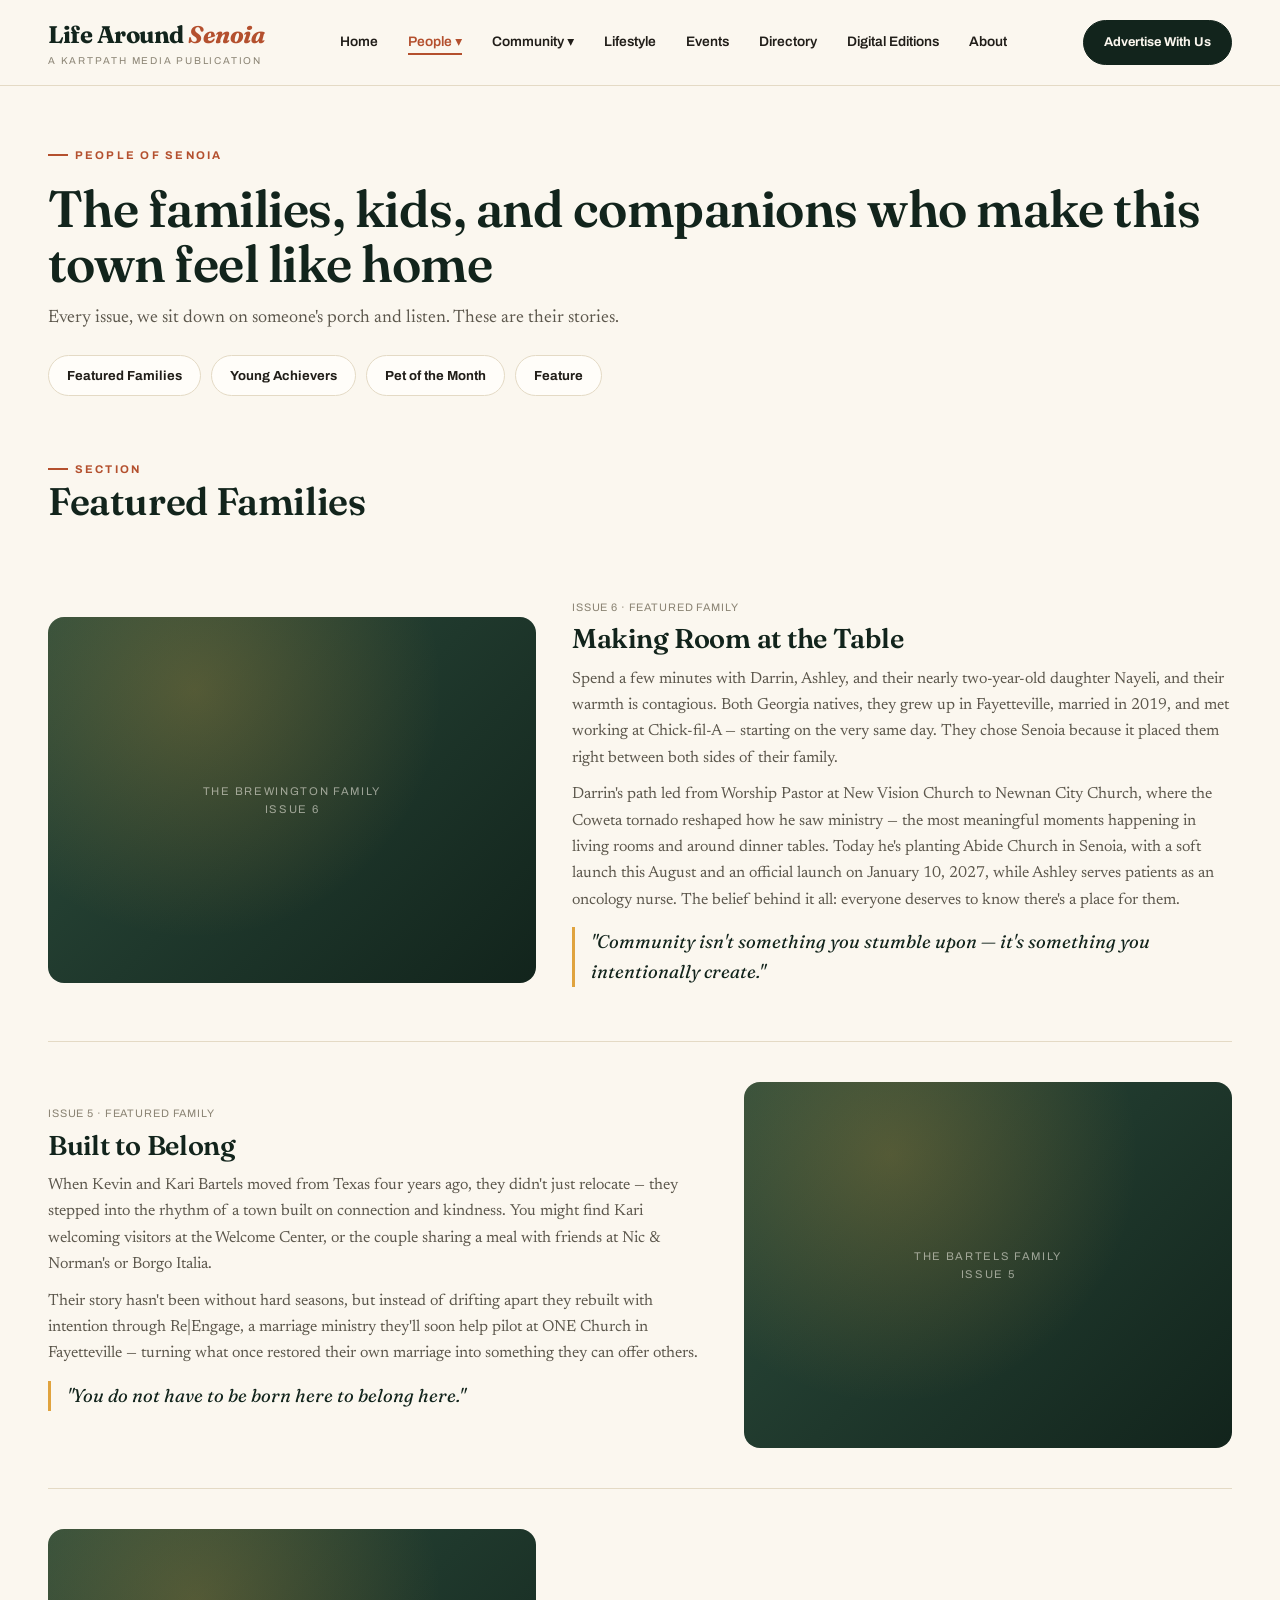
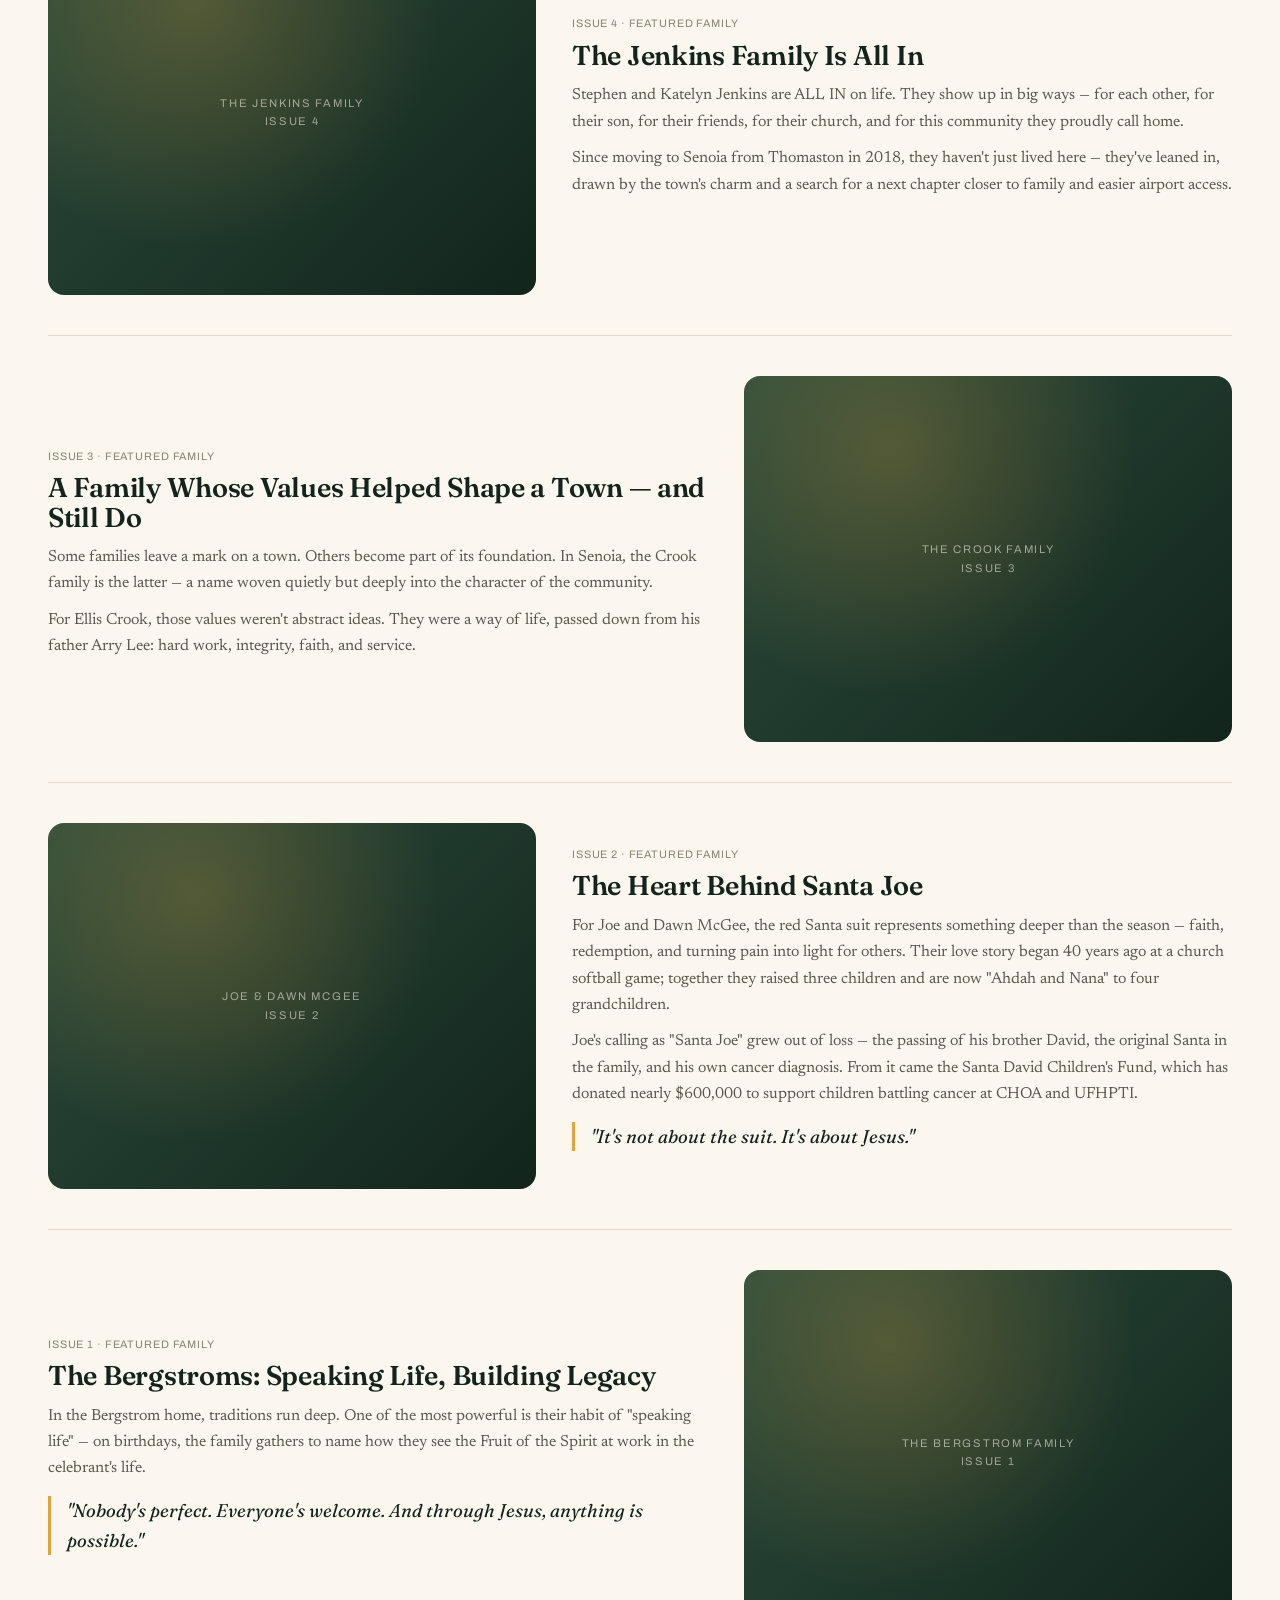
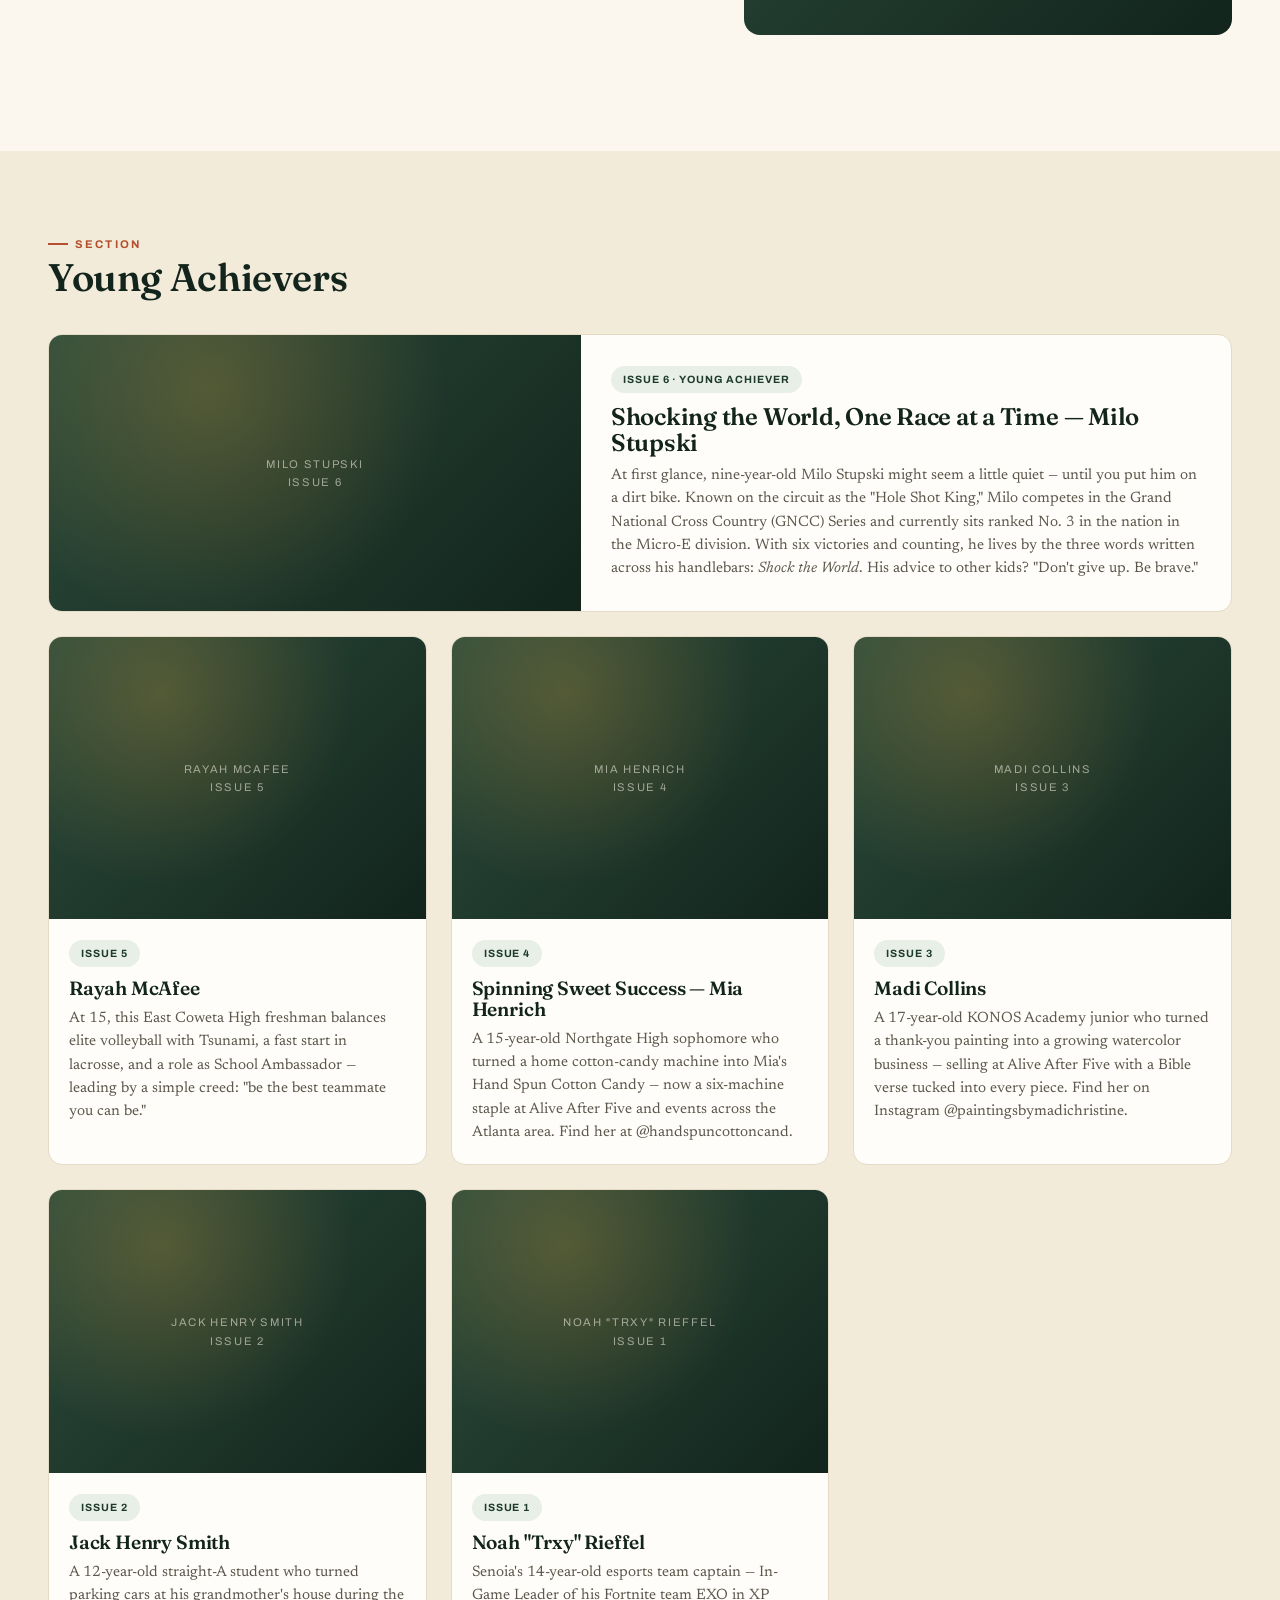
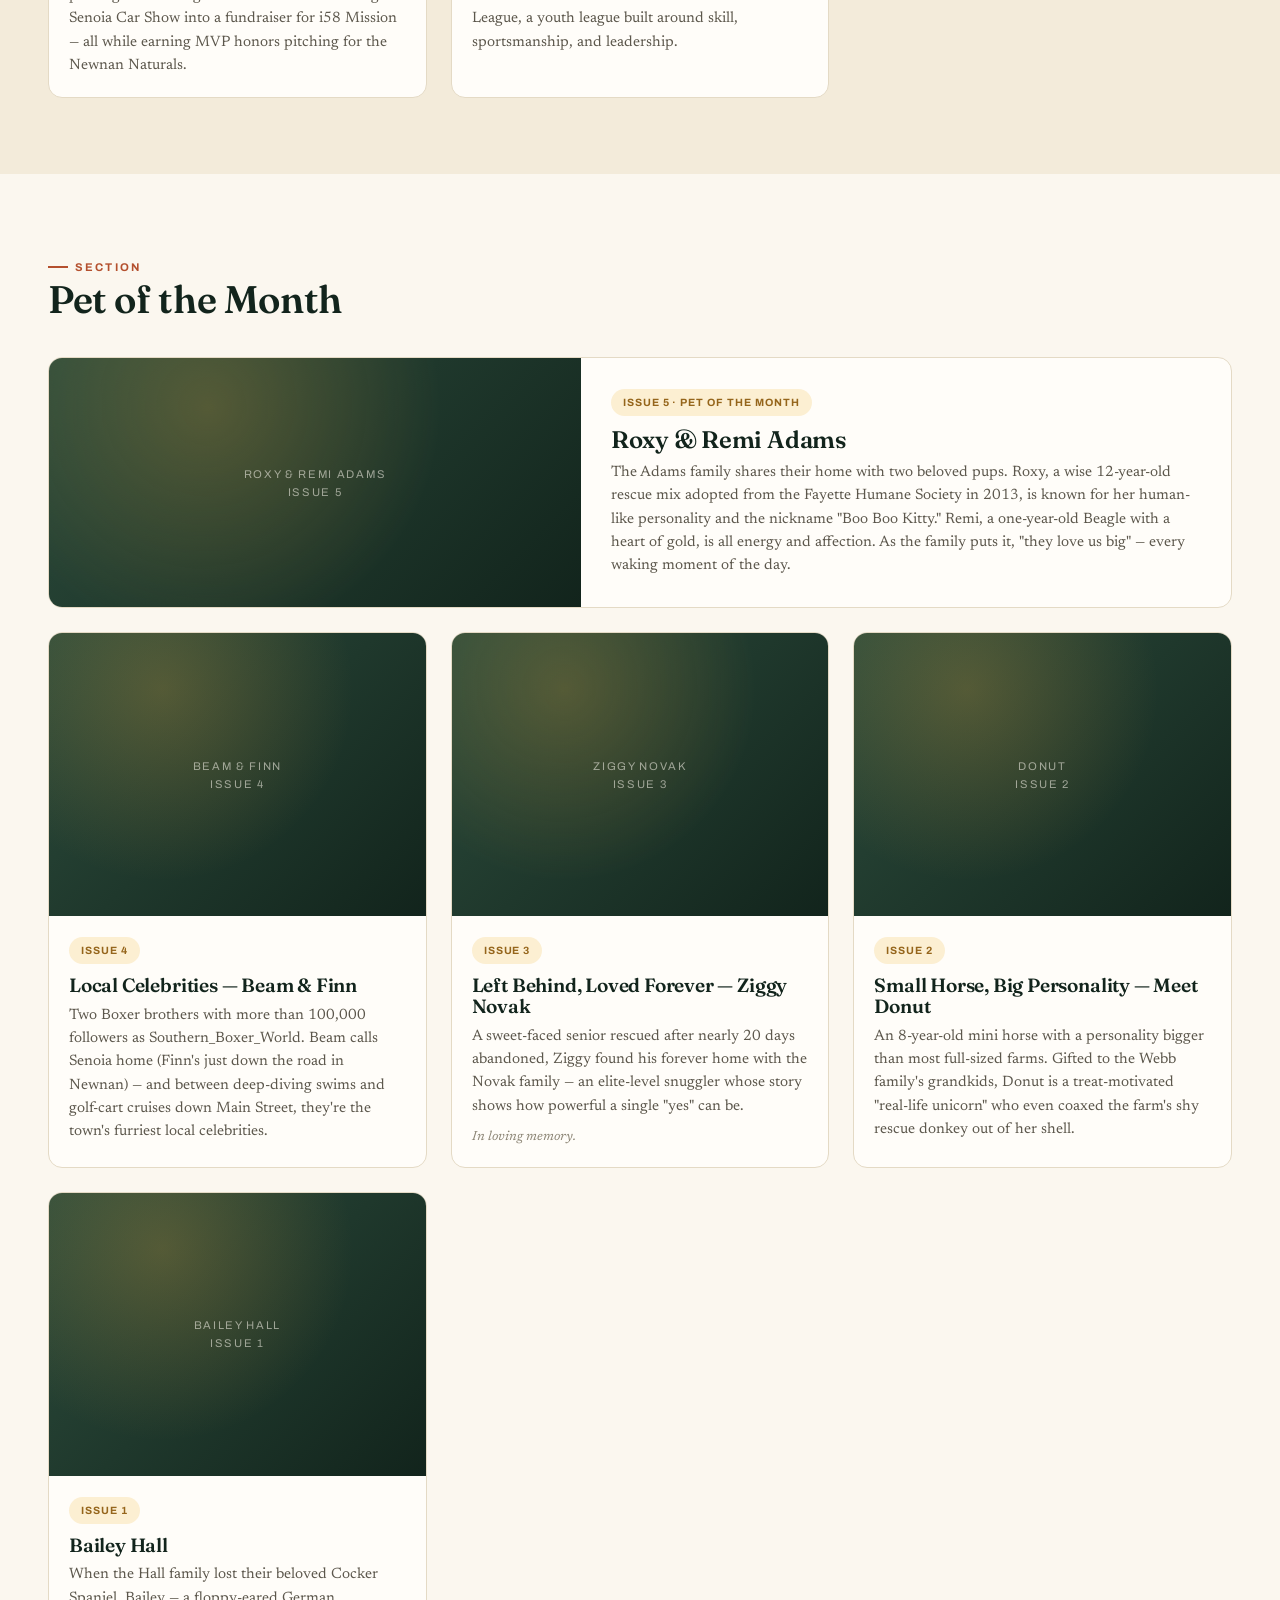
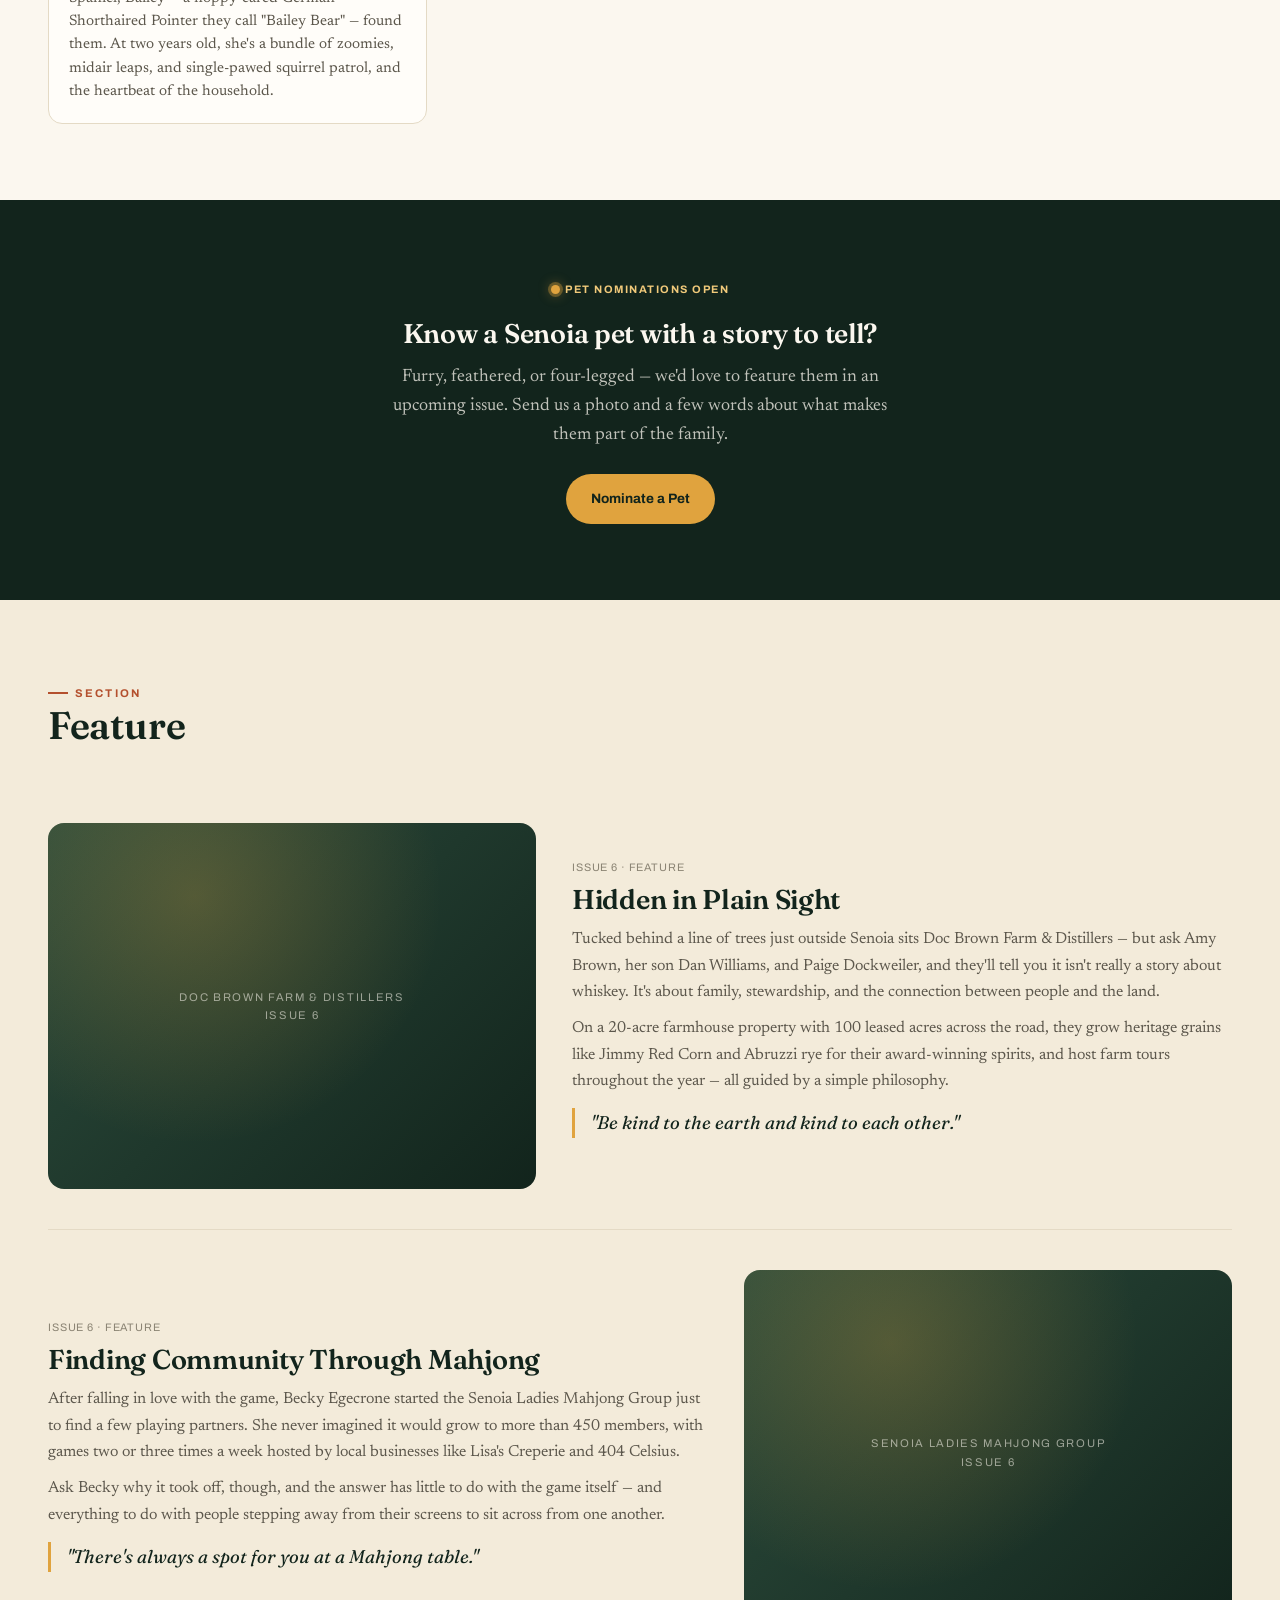
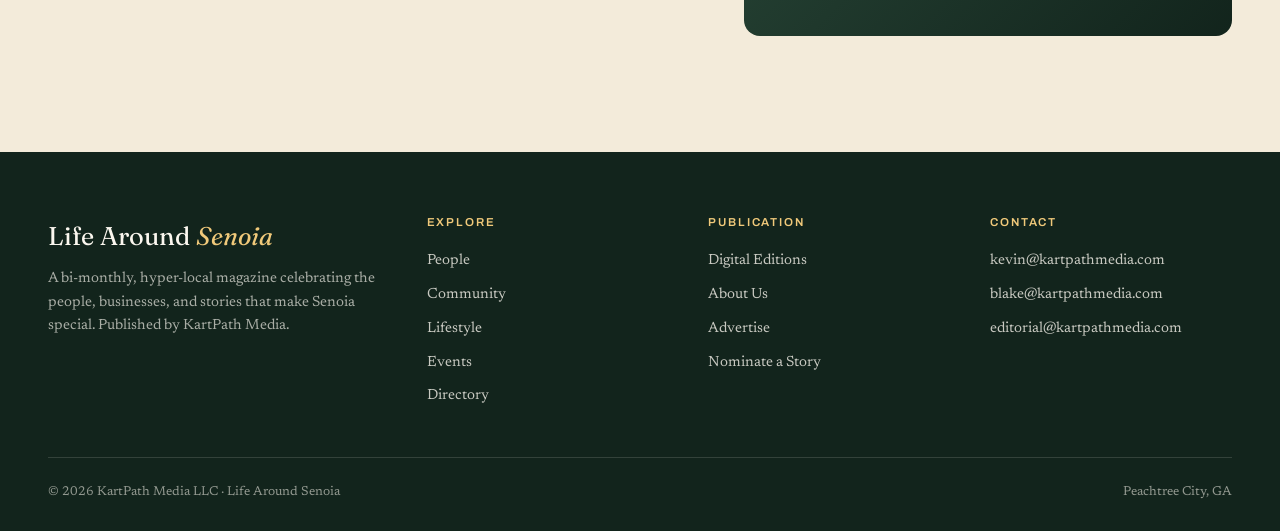
<file: people.html>
<!DOCTYPE html>
<html lang="en">
<head>
<meta charset="UTF-8">
<meta name="viewport" content="width=device-width, initial-scale=1.0">
<title>People — Life Around Senoia</title>
<link rel="preconnect" href="https://fonts.googleapis.com">
<link rel="preconnect" href="https://fonts.gstatic.com" crossorigin>
<link href="https://fonts.googleapis.com/css2?family=Fraunces:ital,opsz,wght@0,9..144,400;0,9..144,500;0,9..144,600;0,9..144,700;0,9..144,900;1,9..144,500;1,9..144,600&family=Newsreader:ital,opsz,wght@0,6..72,400;0,6..72,500;0,6..72,600;1,6..72,400&family=Archivo:wght@400;500;600;700;800&display=swap" rel="stylesheet">
<link rel="stylesheet" href="style.css">
<style>
.page-hero{padding:52px 0 36px}
.page-hero h1{font-size:clamp(2.2rem,4.5vw,3.2rem);margin:14px 0 12px}
.subnav{display:flex;gap:10px;flex-wrap:wrap;margin-top:22px}
.subnav a{font-family:var(--ui);font-weight:700;font-size:.82rem;padding:9px 18px;border-radius:999px;border:1px solid var(--line);background:var(--card)}
.subnav a:hover{border-color:var(--brick);color:var(--brick)}

.story-row{display:grid;grid-template-columns:.85fr 1.15fr;gap:36px;align-items:center;padding:40px 0;border-bottom:1px solid var(--line)}
.story-row:last-child{border-bottom:none}
.story-row.reverse{grid-template-columns:1.15fr .85fr}
.story-row.reverse .story-img{order:2}
.story-img{aspect-ratio:4/3;border-radius:16px;overflow:hidden}
.story-copy .issue-chip{font-family:var(--ui);font-size:.68rem;color:var(--ink-faint);letter-spacing:.08em;text-transform:uppercase;margin-bottom:8px;display:block}
.story-copy h3{font-size:1.7rem;margin-bottom:12px}
.story-copy p{color:var(--ink-soft);font-size:1rem;line-height:1.65;margin-bottom:10px}
.story-copy blockquote{font-family:var(--display);font-style:italic;font-size:1.15rem;color:var(--pine-deep);border-left:3px solid var(--honey);padding-left:16px;margin:14px 0}

.achiever-grid{display:grid;grid-template-columns:repeat(3,1fr);gap:24px}
.achiever-card{grid-column:span 1}
.achiever-card.full{grid-column:span 3;display:grid;grid-template-columns:.9fr 1.1fr;gap:0}
.achiever-card.full .card-img{aspect-ratio:auto;height:100%}
.achiever-card.full .card-body{padding:30px}

.pet-teaser{text-align:center;padding:60px 40px;border:2px dashed var(--line);border-radius:20px}
.pet-teaser h3{font-size:1.5rem;margin:14px 0 10px}
.pet-teaser p{color:var(--ink-soft);max-width:440px;margin:0 auto 22px}

@media(max-width:900px){
  .story-row,.story-row.reverse{grid-template-columns:1fr}
  .story-row.reverse .story-img{order:0}
  .achiever-grid{grid-template-columns:1fr 1fr}
  .achiever-card.full{grid-column:span 2;grid-template-columns:1fr}
}
@media(max-width:620px){.achiever-grid{grid-template-columns:1fr}.achiever-card.full{grid-column:span 1}}
</style>
</head>
<body>

<header class="site-header">
  <nav class="nav-bar">
    <a href="index.html" class="brand"><div><div class="brand-mark">Life Around <em>Senoia</em></div><div class="brand-sub">A KartPath Media Publication</div></div></a>
    <ul class="nav-links">
      <li><a href="index.html">Home</a></li>
      <li class="has-dropdown active"><a href="people.html">People ▾</a>
        <div class="dropdown">
          <a href="people.html#featured-families">Featured Families</a>
          <a href="people.html#young-achievers">Young Achievers</a>
          <a href="people.html#pet-of-the-month">Pet of the Month</a><a href="people.html#feature">Feature</a>
        </div>
      </li>
      <li class="has-dropdown"><a href="nonprofit.html">Community ▾</a>
        <div class="dropdown"><a href="nonprofit.html#nonprofit-spotlight">Non-Profit Spotlight</a><a href="nonprofit.html#historic-society">Historic Society</a><a href="nonprofit.html#community-stories">Community Stories</a></div>
      </li>
      <li><a href="lifestyle.html">Lifestyle</a></li>
      <li><a href="events.html">Events</a></li>
      <li><a href="directory.html">Directory</a></li>
      <li><a href="editions.html">Digital Editions</a></li>
      <li><a href="about.html">About</a></li>
    </ul>
    <a href="advertise.html" class="nav-cta">Advertise With Us</a>
    <button class="nav-toggle">☰</button>
  </nav>
</header>

<section class="page-hero">
  <div class="wrap">
    <span class="eyebrow">People of Senoia</span>
    <h1>The families, kids, and companions who make this town feel like home</h1>
    <p style="color:var(--ink-soft);max-width:600px">Every issue, we sit down on someone's porch and listen. These are their stories.</p>
    <div class="subnav">
      <a href="#featured-families">Featured Families</a>
      <a href="#young-achievers">Young Achievers</a>
      <a href="#pet-of-the-month">Pet of the Month</a>
      <a href="#feature">Feature</a>
    </div>
  </div>
</section>

<!-- FEATURED FAMILIES -->
<section id="featured-families" style="padding-top:20px">
  <div class="wrap">
    <div class="section-head"><div><span class="eyebrow">Section</span><h2>Featured Families</h2></div></div>

    <div class="story-row">
      <div class="story-img"><div class="photo-placeholder">The Brewington Family<br>Issue 6</div></div>
      <div class="story-copy">
        <span class="issue-chip">Issue 6 · Featured Family</span>
        <h3>Making Room at the Table</h3>
        <p>Spend a few minutes with Darrin, Ashley, and their nearly two-year-old daughter Nayeli, and their warmth is contagious. Both Georgia natives, they grew up in Fayetteville, married in 2019, and met working at Chick-fil-A — starting on the very same day. They chose Senoia because it placed them right between both sides of their family.</p>
        <p>Darrin's path led from Worship Pastor at New Vision Church to Newnan City Church, where the Coweta tornado reshaped how he saw ministry — the most meaningful moments happening in living rooms and around dinner tables. Today he's planting Abide Church in Senoia, with a soft launch this August and an official launch on January 10, 2027, while Ashley serves patients as an oncology nurse. The belief behind it all: everyone deserves to know there's a place for them.</p>
        <blockquote>"Community isn't something you stumble upon — it's something you intentionally create."</blockquote>
      </div>
    </div>

    <div class="story-row reverse">
      <div class="story-img"><div class="photo-placeholder">The Bartels Family<br>Issue 5</div></div>
      <div class="story-copy">
        <span class="issue-chip">Issue 5 · Featured Family</span>
        <h3>Built to Belong</h3>
        <p>When Kevin and Kari Bartels moved from Texas four years ago, they didn't just relocate — they stepped into the rhythm of a town built on connection and kindness. You might find Kari welcoming visitors at the Welcome Center, or the couple sharing a meal with friends at Nic &amp; Norman's or Borgo Italia.</p>
        <p>Their story hasn't been without hard seasons, but instead of drifting apart they rebuilt with intention through Re|Engage, a marriage ministry they'll soon help pilot at ONE Church in Fayetteville — turning what once restored their own marriage into something they can offer others.</p>
        <blockquote>"You do not have to be born here to belong here."</blockquote>
      </div>
    </div>

    <div class="story-row">
      <div class="story-img"><div class="photo-placeholder">The Jenkins Family<br>Issue 4</div></div>
      <div class="story-copy">
        <span class="issue-chip">Issue 4 · Featured Family</span>
        <h3>The Jenkins Family Is All In</h3>
        <p>Stephen and Katelyn Jenkins are ALL IN on life. They show up in big ways — for each other, for their son, for their friends, for their church, and for this community they proudly call home.</p>
        <p>Since moving to Senoia from Thomaston in 2018, they haven't just lived here — they've leaned in, drawn by the town's charm and a search for a next chapter closer to family and easier airport access.</p>
      </div>
    </div>

    <div class="story-row reverse">
      <div class="story-img"><div class="photo-placeholder">The Crook Family<br>Issue 3</div></div>
      <div class="story-copy">
        <span class="issue-chip">Issue 3 · Featured Family</span>
        <h3>A Family Whose Values Helped Shape a Town — and Still Do</h3>
        <p>Some families leave a mark on a town. Others become part of its foundation. In Senoia, the Crook family is the latter — a name woven quietly but deeply into the character of the community.</p>
        <p>For Ellis Crook, those values weren't abstract ideas. They were a way of life, passed down from his father Arry Lee: hard work, integrity, faith, and service.</p>
      </div>
    </div>

    <div class="story-row">
      <div class="story-img"><div class="photo-placeholder">Joe &amp; Dawn McGee<br>Issue 2</div></div>
      <div class="story-copy">
        <span class="issue-chip">Issue 2 · Featured Family</span>
        <h3>The Heart Behind Santa Joe</h3>
        <p>For Joe and Dawn McGee, the red Santa suit represents something deeper than the season — faith, redemption, and turning pain into light for others. Their love story began 40 years ago at a church softball game; together they raised three children and are now "Ahdah and Nana" to four grandchildren.</p>
        <p>Joe's calling as "Santa Joe" grew out of loss — the passing of his brother David, the original Santa in the family, and his own cancer diagnosis. From it came the Santa David Children's Fund, which has donated nearly $600,000 to support children battling cancer at CHOA and UFHPTI.</p>
        <blockquote>"It's not about the suit. It's about Jesus."</blockquote>
      </div>
    </div>

    <div class="story-row reverse">
      <div class="story-img"><div class="photo-placeholder">The Bergstrom Family<br>Issue 1</div></div>
      <div class="story-copy">
        <span class="issue-chip">Issue 1 · Featured Family</span>
        <h3>The Bergstroms: Speaking Life, Building Legacy</h3>
        <p>In the Bergstrom home, traditions run deep. One of the most powerful is their habit of "speaking life" — on birthdays, the family gathers to name how they see the Fruit of the Spirit at work in the celebrant's life.</p>
        <blockquote>"Nobody's perfect. Everyone's welcome. And through Jesus, anything is possible."</blockquote>
      </div>
    </div>
  </div>
</section>

<!-- YOUNG ACHIEVERS -->
<section class="on-paper2" id="young-achievers">
  <div class="wrap">
    <div class="section-head"><div><span class="eyebrow">Section</span><h2>Young Achievers</h2></div></div>
    <div class="achiever-grid">
      <div class="achiever-card card full">
        <div class="card-img"><div class="photo-placeholder">Milo Stupski<br>Issue 6</div></div>
        <div class="card-body">
          <span class="tag tag-people">Issue 6 · Young Achiever</span>
          <h3 class="card-title" style="font-size:1.5rem">Shocking the World, One Race at a Time — Milo Stupski</h3>
          <p class="card-dek">At first glance, nine-year-old Milo Stupski might seem a little quiet — until you put him on a dirt bike. Known on the circuit as the "Hole Shot King," Milo competes in the Grand National Cross Country (GNCC) Series and currently sits ranked No. 3 in the nation in the Micro-E division. With six victories and counting, he lives by the three words written across his handlebars: <em>Shock the World</em>. His advice to other kids? "Don't give up. Be brave."</p>
        </div>
      </div>
      <div class="card">
        <div class="card-img"><div class="photo-placeholder">Rayah McAfee<br>Issue 5</div></div>
        <div class="card-body"><span class="tag tag-people">Issue 5</span><h3 class="card-title">Rayah McAfee</h3><p class="card-dek">At 15, this East Coweta High freshman balances elite volleyball with Tsunami, a fast start in lacrosse, and a role as School Ambassador — leading by a simple creed: "be the best teammate you can be."</p></div>
      </div>
      <div class="card">
        <div class="card-img"><div class="photo-placeholder">Mia Henrich<br>Issue 4</div></div>
        <div class="card-body"><span class="tag tag-people">Issue 4</span><h3 class="card-title">Spinning Sweet Success — Mia Henrich</h3><p class="card-dek">A 15-year-old Northgate High sophomore who turned a home cotton-candy machine into Mia's Hand Spun Cotton Candy — now a six-machine staple at Alive After Five and events across the Atlanta area. Find her at @handspuncottoncand.</p></div>
      </div>
      <div class="card">
        <div class="card-img"><div class="photo-placeholder">Madi Collins<br>Issue 3</div></div>
        <div class="card-body"><span class="tag tag-people">Issue 3</span><h3 class="card-title">Madi Collins</h3><p class="card-dek">A 17-year-old KONOS Academy junior who turned a thank-you painting into a growing watercolor business — selling at Alive After Five with a Bible verse tucked into every piece. Find her on Instagram @paintingsbymadichristine.</p></div>
      </div>
      <div class="card">
        <div class="card-img"><div class="photo-placeholder">Jack Henry Smith<br>Issue 2</div></div>
        <div class="card-body"><span class="tag tag-people">Issue 2</span><h3 class="card-title">Jack Henry Smith</h3><p class="card-dek">A 12-year-old straight-A student who turned parking cars at his grandmother's house during the Senoia Car Show into a fundraiser for i58 Mission — all while earning MVP honors pitching for the Newnan Naturals.</p></div>
      </div>
      <div class="card">
        <div class="card-img"><div class="photo-placeholder">Noah "Trxy" Rieffel<br>Issue 1</div></div>
        <div class="card-body"><span class="tag tag-people">Issue 1</span><h3 class="card-title">Noah "Trxy" Rieffel</h3><p class="card-dek">Senoia's 14-year-old esports team captain — In-Game Leader of his Fortnite team EXO in XP League, a youth league built around skill, sportsmanship, and leadership.</p></div>
      </div>
    </div>
  </div>
</section>

<!-- PET OF THE MONTH -->
<section id="pet-of-the-month">
  <div class="wrap">
    <div class="section-head"><div><span class="eyebrow">Section</span><h2>Pet of the Month</h2></div></div>
    <div class="achiever-grid">
      <div class="achiever-card card full">
        <div class="card-img"><div class="photo-placeholder">Roxy &amp; Remi Adams<br>Issue 5</div></div>
        <div class="card-body">
          <span class="tag tag-lifestyle">Issue 5 · Pet of the Month</span>
          <h3 class="card-title" style="font-size:1.5rem">Roxy &amp; Remi Adams</h3>
          <p class="card-dek">The Adams family shares their home with two beloved pups. Roxy, a wise 12-year-old rescue mix adopted from the Fayette Humane Society in 2013, is known for her human-like personality and the nickname "Boo Boo Kitty." Remi, a one-year-old Beagle with a heart of gold, is all energy and affection. As the family puts it, "they love us big" — every waking moment of the day.</p>
        </div>
      </div>
      <div class="card">
        <div class="card-img"><div class="photo-placeholder">Beam &amp; Finn<br>Issue 4</div></div>
        <div class="card-body"><span class="tag tag-lifestyle">Issue 4</span><h3 class="card-title">Local Celebrities — Beam &amp; Finn</h3><p class="card-dek">Two Boxer brothers with more than 100,000 followers as Southern_Boxer_World. Beam calls Senoia home (Finn's just down the road in Newnan) — and between deep-diving swims and golf-cart cruises down Main Street, they're the town's furriest local celebrities.</p></div>
      </div>
      <div class="card">
        <div class="card-img"><div class="photo-placeholder">Ziggy Novak<br>Issue 3</div></div>
        <div class="card-body"><span class="tag tag-lifestyle">Issue 3</span><h3 class="card-title">Left Behind, Loved Forever — Ziggy Novak</h3><p class="card-dek">A sweet-faced senior rescued after nearly 20 days abandoned, Ziggy found his forever home with the Novak family — an elite-level snuggler whose story shows how powerful a single "yes" can be.</p><p style="font-size:.82rem;color:var(--ink-faint);font-style:italic;margin-top:8px">In loving memory.</p></div>
      </div>
      <div class="card">
        <div class="card-img"><div class="photo-placeholder">Donut<br>Issue 2</div></div>
        <div class="card-body"><span class="tag tag-lifestyle">Issue 2</span><h3 class="card-title">Small Horse, Big Personality — Meet Donut</h3><p class="card-dek">An 8-year-old mini horse with a personality bigger than most full-sized farms. Gifted to the Webb family's grandkids, Donut is a treat-motivated "real-life unicorn" who even coaxed the farm's shy rescue donkey out of her shell.</p></div>
      </div>
      <div class="card">
        <div class="card-img"><div class="photo-placeholder">Bailey Hall<br>Issue 1</div></div>
        <div class="card-body"><span class="tag tag-lifestyle">Issue 1</span><h3 class="card-title">Bailey Hall</h3><p class="card-dek">When the Hall family lost their beloved Cocker Spaniel, Bailey — a floppy-eared German Shorthaired Pointer they call "Bailey Bear" — found them. At two years old, she's a bundle of zoomies, midair leaps, and single-pawed squirrel patrol, and the heartbeat of the household.</p></div>
      </div>
    </div>
  </div>
</section>

<!-- PET NOMINATIONS -->
<section class="on-pine">
  <div class="wrap center">
    <span class="porch-light" style="justify-content:center;color:var(--honey-soft)"><span class="bulb"></span>Pet Nominations Open</span>
    <h2 style="color:var(--paper);margin:14px 0 14px">Know a Senoia pet with a story to tell?</h2>
    <p style="color:rgba(251,247,239,.75);max-width:520px;margin:0 auto 24px">Furry, feathered, or four-legged — we'd love to feature them in an upcoming issue. Send us a photo and a few words about what makes them part of the family.</p>
    <a href="about.html#nominate" class="btn" style="background:var(--honey);color:var(--pine-deep)">Nominate a Pet</a>
  </div>
</section>

<!-- FEATURE -->
<section id="feature" class="on-paper2">
  <div class="wrap">
    <div class="section-head"><div><span class="eyebrow">Section</span><h2>Feature</h2></div></div>

    <div class="story-row">
      <div class="story-img"><div class="photo-placeholder">Doc Brown Farm &amp; Distillers<br>Issue 6</div></div>
      <div class="story-copy">
        <span class="issue-chip">Issue 6 · Feature</span>
        <h3>Hidden in Plain Sight</h3>
        <p>Tucked behind a line of trees just outside Senoia sits Doc Brown Farm &amp; Distillers — but ask Amy Brown, her son Dan Williams, and Paige Dockweiler, and they'll tell you it isn't really a story about whiskey. It's about family, stewardship, and the connection between people and the land.</p>
        <p>On a 20-acre farmhouse property with 100 leased acres across the road, they grow heritage grains like Jimmy Red Corn and Abruzzi rye for their award-winning spirits, and host farm tours throughout the year — all guided by a simple philosophy.</p>
        <blockquote>"Be kind to the earth and kind to each other."</blockquote>
      </div>
    </div>

    <div class="story-row reverse">
      <div class="story-img"><div class="photo-placeholder">Senoia Ladies Mahjong Group<br>Issue 6</div></div>
      <div class="story-copy">
        <span class="issue-chip">Issue 6 · Feature</span>
        <h3>Finding Community Through Mahjong</h3>
        <p>After falling in love with the game, Becky Egecrone started the Senoia Ladies Mahjong Group just to find a few playing partners. She never imagined it would grow to more than 450 members, with games two or three times a week hosted by local businesses like Lisa's Creperie and 404 Celsius.</p>
        <p>Ask Becky why it took off, though, and the answer has little to do with the game itself — and everything to do with people stepping away from their screens to sit across from one another.</p>
        <blockquote>"There's always a spot for you at a Mahjong table."</blockquote>
      </div>
    </div>
  </div>
</section>

<footer class="site-footer">
  <div class="wrap">
    <div class="footer-grid">
      <div><div class="footer-brand">Life Around <em style="color:var(--honey-soft);font-style:italic">Senoia</em></div>
        <p class="footer-tag">A bi-monthly, hyper-local magazine celebrating the people, businesses, and stories that make Senoia special. Published by KartPath Media.</p></div>
      <div><h4>Explore</h4><a href="people.html">People</a><a href="nonprofit.html">Community</a><a href="lifestyle.html">Lifestyle</a><a href="events.html">Events</a><a href="directory.html">Directory</a></div>
      <div><h4>Publication</h4><a href="editions.html">Digital Editions</a><a href="about.html">About Us</a><a href="advertise.html">Advertise</a><a href="about.html#nominate">Nominate a Story</a></div>
      <div><h4>Contact</h4><a href="mailto:kevin@kartpathmedia.com">kevin@kartpathmedia.com</a><a href="mailto:blake@kartpathmedia.com">blake@kartpathmedia.com</a><a href="mailto:editorial@kartpathmedia.com">editorial@kartpathmedia.com</a></div>
    </div>
    <div class="footer-bottom"><span>© 2026 KartPath Media LLC · Life Around Senoia</span><span>Peachtree City, GA</span></div>
  </div>
</footer>
<script src="script.js"></script>
</body>
</html>
</file>
<file: style.css>
/* ============================================================
   LIFE AROUND SENOIA — Shared Stylesheet
   Grounded in Senoia's own materials: pine treelines, Main
   Street brick, and the gold porch-light glow of downtown at
   dusk. Not a generic magazine cream/terracotta template.
   ============================================================ */

:root{
  --pine:#1F3A2E;
  --pine-deep:#12241C;
  --pine-soft:#2C4C3C;
  --brick:#B4502E;
  --brick-deep:#8F3E22;
  --honey:#E0A33E;
  --honey-soft:#F0C97A;
  --honey-glow:rgba(224,163,62,.35);
  --paper:#FBF7EF;
  --paper-2:#F3EBDA;
  --card:#FFFDF9;
  --ink:#211E19;
  --ink-soft:#5C574C;
  --ink-faint:#8B8474;
  --line:#E4DAC5;
  --white:#FFFFFF;

  --display:'Fraunces',Georgia,serif;
  --read:'Newsreader',Georgia,serif;
  --ui:'Archivo',system-ui,-apple-system,sans-serif;

  --maxw:1240px;
  --maxw-narrow:760px;
  --radius:14px;
  --shadow-card:0 1px 2px rgba(33,30,25,.06),0 8px 24px -12px rgba(33,30,25,.18);
  --shadow-lift:0 20px 50px -20px rgba(18,36,28,.35);
}

*{box-sizing:border-box;margin:0;padding:0}
html{scroll-behavior:smooth}
body{
  background:var(--paper);
  color:var(--ink);
  font-family:var(--read);
  font-size:18px;
  line-height:1.62;
  -webkit-font-smoothing:antialiased;
}
img{max-width:100%;display:block;object-fit:cover}
a{color:inherit;text-decoration:none}
ul{list-style:none}
.wrap{max-width:var(--maxw);margin:0 auto;padding:0 28px}
.wrap-narrow{max-width:var(--maxw-narrow);margin:0 auto;padding:0 28px}
button{font-family:var(--ui);cursor:pointer}
::selection{background:var(--honey-glow);color:var(--pine-deep)}

/* ---------- Type helpers ---------- */
h1,h2,h3,h4{font-family:var(--display);font-weight:600;line-height:1.08;letter-spacing:-.01em;color:var(--pine-deep)}
.serif-italic{font-style:italic;font-weight:500}

.eyebrow{
  font-family:var(--ui);font-weight:700;font-size:.7rem;letter-spacing:.2em;
  text-transform:uppercase;color:var(--brick);
  display:inline-flex;align-items:center;gap:.6em;
}
.eyebrow::before{content:"";width:20px;height:2px;background:var(--brick);display:inline-block}
.eyebrow.on-pine{color:var(--honey-soft)}
.eyebrow.on-pine::before{background:var(--honey-soft)}
.eyebrow.pine{color:var(--pine)}
.eyebrow.pine::before{background:var(--pine)}

/* ---------- Porch Light signature badge ---------- */
.porch-light{
  display:inline-flex;align-items:center;gap:.5em;
  font-family:var(--ui);font-weight:700;font-size:.68rem;letter-spacing:.14em;
  text-transform:uppercase;color:var(--brick-deep);
}
.porch-light .bulb{
  width:9px;height:9px;border-radius:50%;background:var(--honey);
  box-shadow:0 0 0 3px var(--honey-glow),0 0 12px 2px var(--honey-glow);
}

/* ================= NAV ================= */
.site-header{
  position:sticky;top:0;z-index:100;
  background:rgba(251,247,239,.92);
  backdrop-filter:blur(10px);
  border-bottom:1px solid var(--line);
}
.nav-bar{display:flex;align-items:center;justify-content:space-between;padding:16px 28px;max-width:var(--maxw);margin:0 auto;gap:24px}
.brand{display:flex;align-items:center;gap:12px}
.brand-mark{
  font-family:var(--display);font-weight:700;font-size:1.5rem;color:var(--pine-deep);
  letter-spacing:-.02em;
}
.brand-mark em{color:var(--brick);font-style:italic}
.brand-sub{font-family:var(--ui);font-size:.62rem;letter-spacing:.18em;text-transform:uppercase;color:var(--ink-faint);margin-top:-2px}

.nav-links{display:flex;align-items:center;gap:30px;font-family:var(--ui);font-weight:600;font-size:.86rem}
.nav-links > li > a{position:relative;padding:6px 0;color:var(--ink)}
.nav-links > li > a::after{
  content:"";position:absolute;left:0;bottom:0;width:0;height:2px;background:var(--brick);
  transition:width .2s ease;
}
.nav-links > li > a:hover::after,.nav-links > li.active > a::after{width:100%}
.nav-links > li.active > a{color:var(--brick)}

.nav-cta{
  font-family:var(--ui);font-weight:700;font-size:.8rem;
  background:var(--pine-deep);color:var(--paper);
  padding:11px 20px;border-radius:999px;
  border:1px solid var(--pine-deep);white-space:nowrap;
}
.nav-cta:hover{background:var(--pine)}
.nav-toggle{display:none;background:none;border:none;font-size:1.6rem;color:var(--pine-deep)}

.has-dropdown{position:relative}
.dropdown{
  position:absolute;top:100%;left:50%;transform:translateX(-50%) translateY(6px);
  background:var(--card);border:1px solid var(--line);border-radius:12px;
  box-shadow:var(--shadow-card);padding:10px;min-width:220px;
  opacity:0;visibility:hidden;transition:.15s ease;
}
.has-dropdown:hover .dropdown{opacity:1;visibility:visible;transform:translateX(-50%) translateY(0)}
.dropdown a{display:block;padding:9px 14px;border-radius:8px;font-size:.86rem;font-weight:600;color:var(--ink)}
.dropdown a:hover{background:var(--paper-2);color:var(--brick)}

/* ================= BUTTONS ================= */
.btn{
  display:inline-flex;align-items:center;gap:8px;
  font-family:var(--ui);font-weight:700;font-size:.85rem;
  padding:13px 24px;border-radius:999px;border:1px solid transparent;
  transition:.15s ease;
}
.btn-primary{background:var(--brick);color:var(--white)}
.btn-primary:hover{background:var(--brick-deep)}
.btn-outline{border-color:var(--pine-deep);color:var(--pine-deep)}
.btn-outline:hover{background:var(--pine-deep);color:var(--paper)}
.btn-outline-light{border-color:rgba(251,247,239,.5);color:var(--paper)}
.btn-outline-light:hover{background:var(--paper);color:var(--pine-deep)}
.btn-ghost{color:var(--brick);font-weight:700;font-size:.85rem}
.btn-ghost::after{content:"→";margin-left:6px;transition:margin .15s ease}
.btn-ghost:hover::after{margin-left:10px}

/* ================= TAGS ================= */
.tag{
  display:inline-block;font-family:var(--ui);font-weight:700;font-size:.66rem;
  letter-spacing:.09em;text-transform:uppercase;padding:5px 12px;border-radius:999px;
}
.tag-people{background:#E7EFE6;color:var(--pine)}
.tag-nonprofit{background:#FBE7DC;color:var(--brick-deep)}
.tag-lifestyle{background:#FCEFD2;color:#95651B}
.tag-events{background:#E3EAF2;color:#33506E}
.tag-directory{background:#EFE4F1;color:#6B3B6E}
.tag-edition{background:var(--pine-deep);color:var(--honey-soft)}

/* ================= CARDS ================= */
.card{background:var(--card);border:1px solid var(--line);border-radius:var(--radius);overflow:hidden;transition:.2s ease}
.card:hover{transform:translateY(-3px);box-shadow:var(--shadow-card)}
.card-img{aspect-ratio:4/3;background:linear-gradient(135deg,var(--pine-soft),var(--pine-deep));position:relative}
.card-body{padding:20px}
.card-title{font-family:var(--display);font-size:1.2rem;font-weight:600;margin:10px 0 8px;color:var(--pine-deep)}
.card-dek{color:var(--ink-soft);font-size:.94rem;line-height:1.55}

.photo-placeholder{
  width:100%;height:100%;display:flex;align-items:center;justify-content:center;
  background:radial-gradient(circle at 30% 20%, rgba(224,163,62,.25), transparent 55%),
    linear-gradient(135deg,var(--pine-soft),var(--pine-deep));
  color:rgba(251,247,239,.55);font-family:var(--ui);font-size:.7rem;
  letter-spacing:.15em;text-transform:uppercase;text-align:center;padding:10px;
}

/* ================= SECTIONS ================= */
section{padding:76px 0}
.section-head{display:flex;justify-content:space-between;align-items:flex-end;gap:24px;margin-bottom:36px;flex-wrap:wrap}
.section-head h2{font-size:clamp(1.8rem,3vw,2.6rem)}
.on-pine{background:var(--pine-deep);color:var(--paper)}
.on-pine h1,.on-pine h2,.on-pine h3{color:var(--paper)}
.on-paper2{background:var(--paper-2)}

/* ================= FOOTER ================= */
.site-footer{background:var(--pine-deep);color:rgba(251,247,239,.85);padding:64px 0 28px}
.footer-grid{display:grid;grid-template-columns:1.4fr 1fr 1fr 1fr;gap:40px;padding-bottom:44px;border-bottom:1px solid rgba(251,247,239,.14)}
.footer-grid h4{color:var(--honey-soft);font-family:var(--ui);font-size:.72rem;letter-spacing:.16em;text-transform:uppercase;margin-bottom:16px}
.footer-grid a{display:block;padding:5px 0;font-size:.92rem;color:rgba(251,247,239,.78)}
.footer-grid a:hover{color:var(--honey-soft)}
.footer-bottom{display:flex;justify-content:space-between;align-items:center;padding-top:24px;font-size:.8rem;color:rgba(251,247,239,.55);flex-wrap:wrap;gap:12px}
.footer-brand{font-family:var(--display);font-size:1.6rem;color:var(--paper);margin-bottom:10px}
.footer-tag{font-size:.92rem;color:rgba(251,247,239,.65);max-width:340px;line-height:1.6;margin-bottom:20px}

/* ================= UTILITIES ================= */
.grid-3{display:grid;grid-template-columns:repeat(3,1fr);gap:26px}
.grid-4{display:grid;grid-template-columns:repeat(4,1fr);gap:22px}
.grid-2{display:grid;grid-template-columns:repeat(2,1fr);gap:26px}
.center{text-align:center}
.divider-porch{height:1px;background:linear-gradient(90deg,transparent,var(--honey),transparent);margin:0 auto;width:120px}

@media (max-width: 980px){
  .nav-links{display:none}
  .nav-toggle{display:block}
  .grid-3,.grid-4,.grid-2{grid-template-columns:1fr 1fr}
  .footer-grid{grid-template-columns:1fr 1fr}
}
@media (max-width: 620px){
  .grid-3,.grid-4,.grid-2{grid-template-columns:1fr}
  .footer-grid{grid-template-columns:1fr}
  section{padding:52px 0}
  body{font-size:16.5px}
}
</file>
